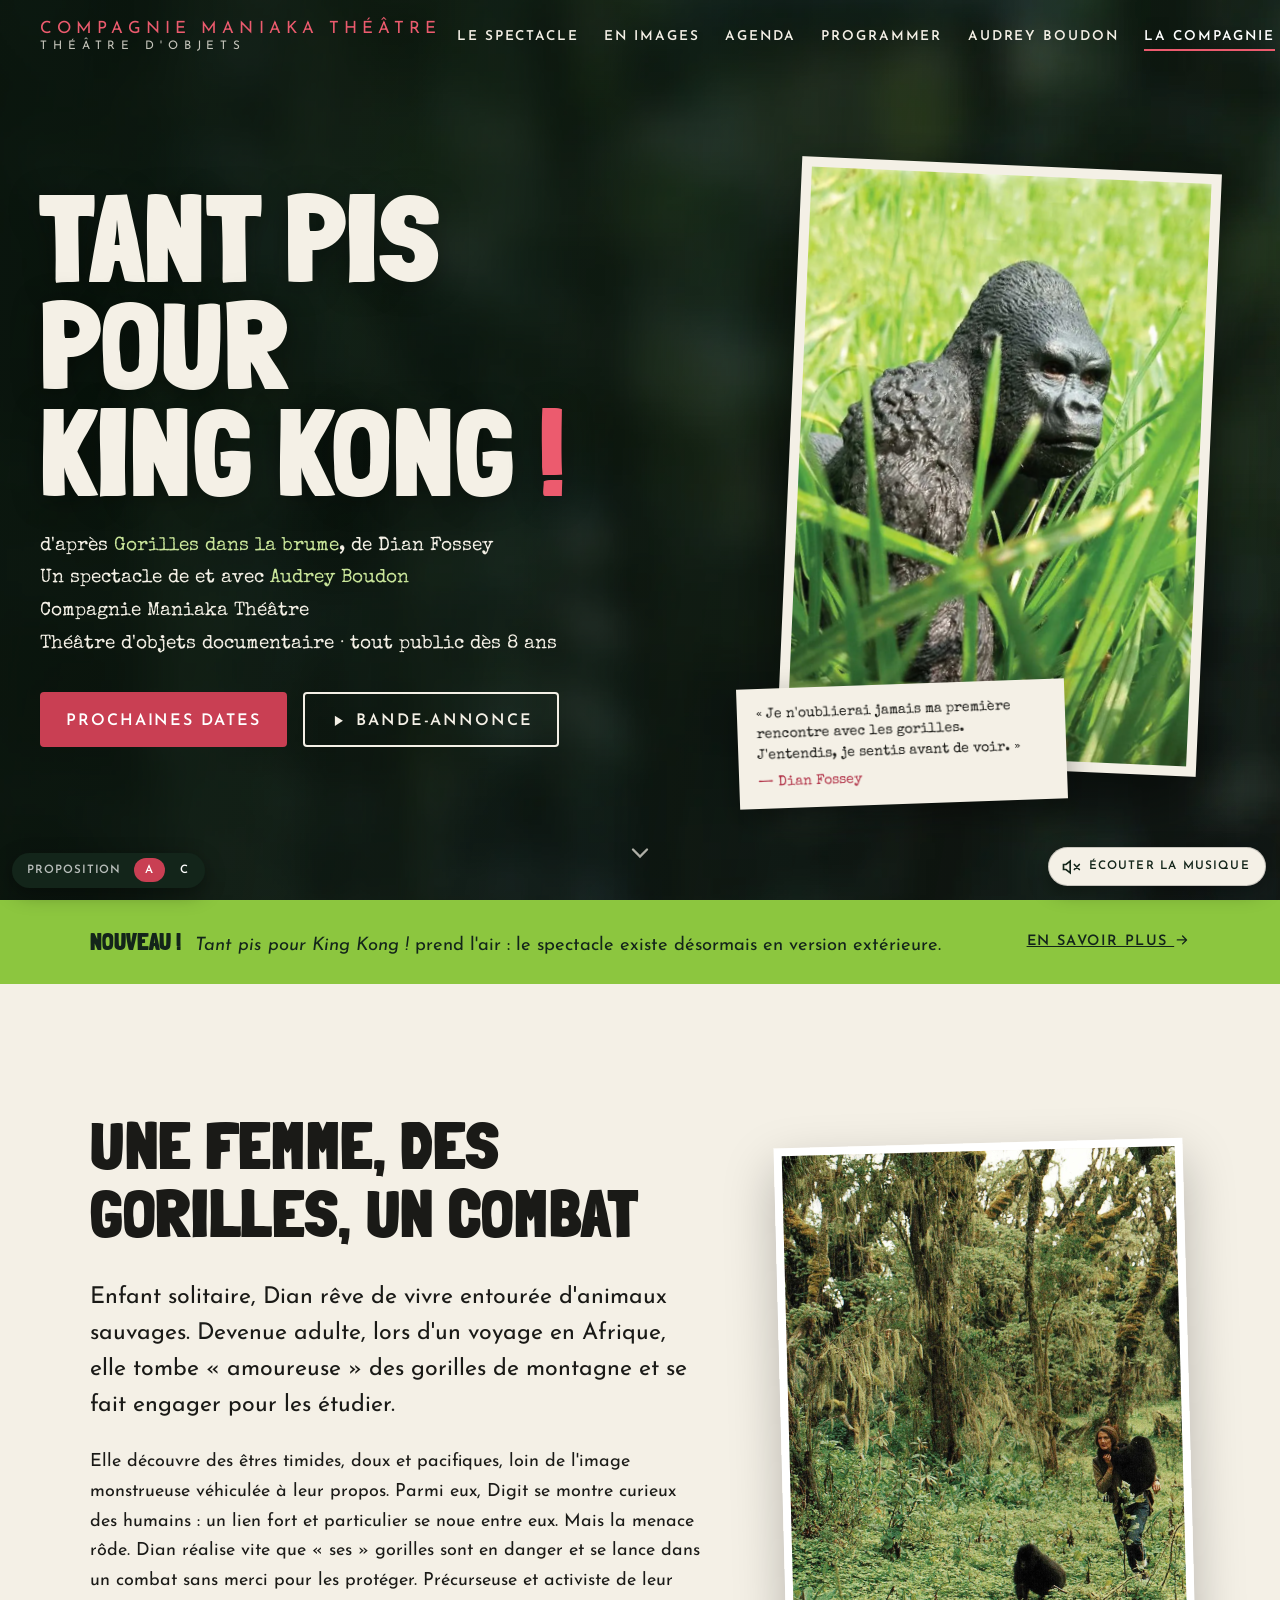
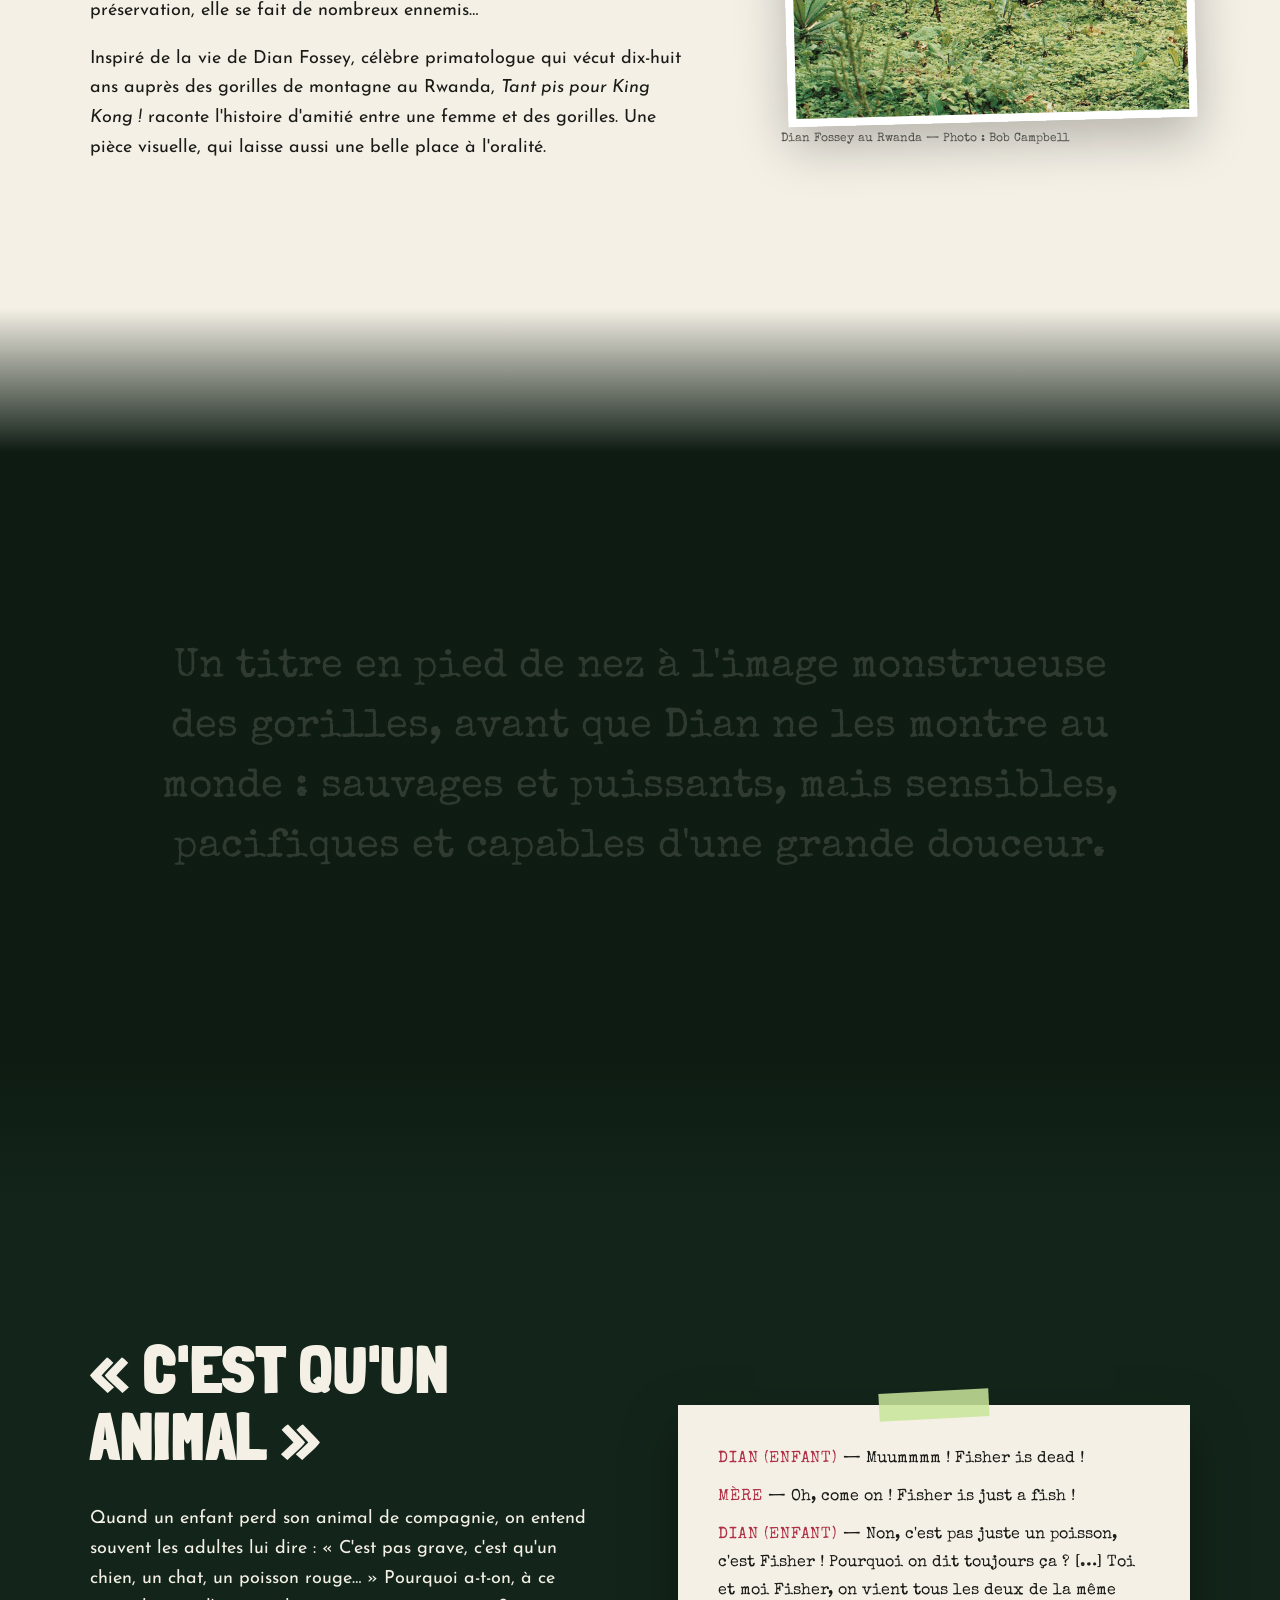
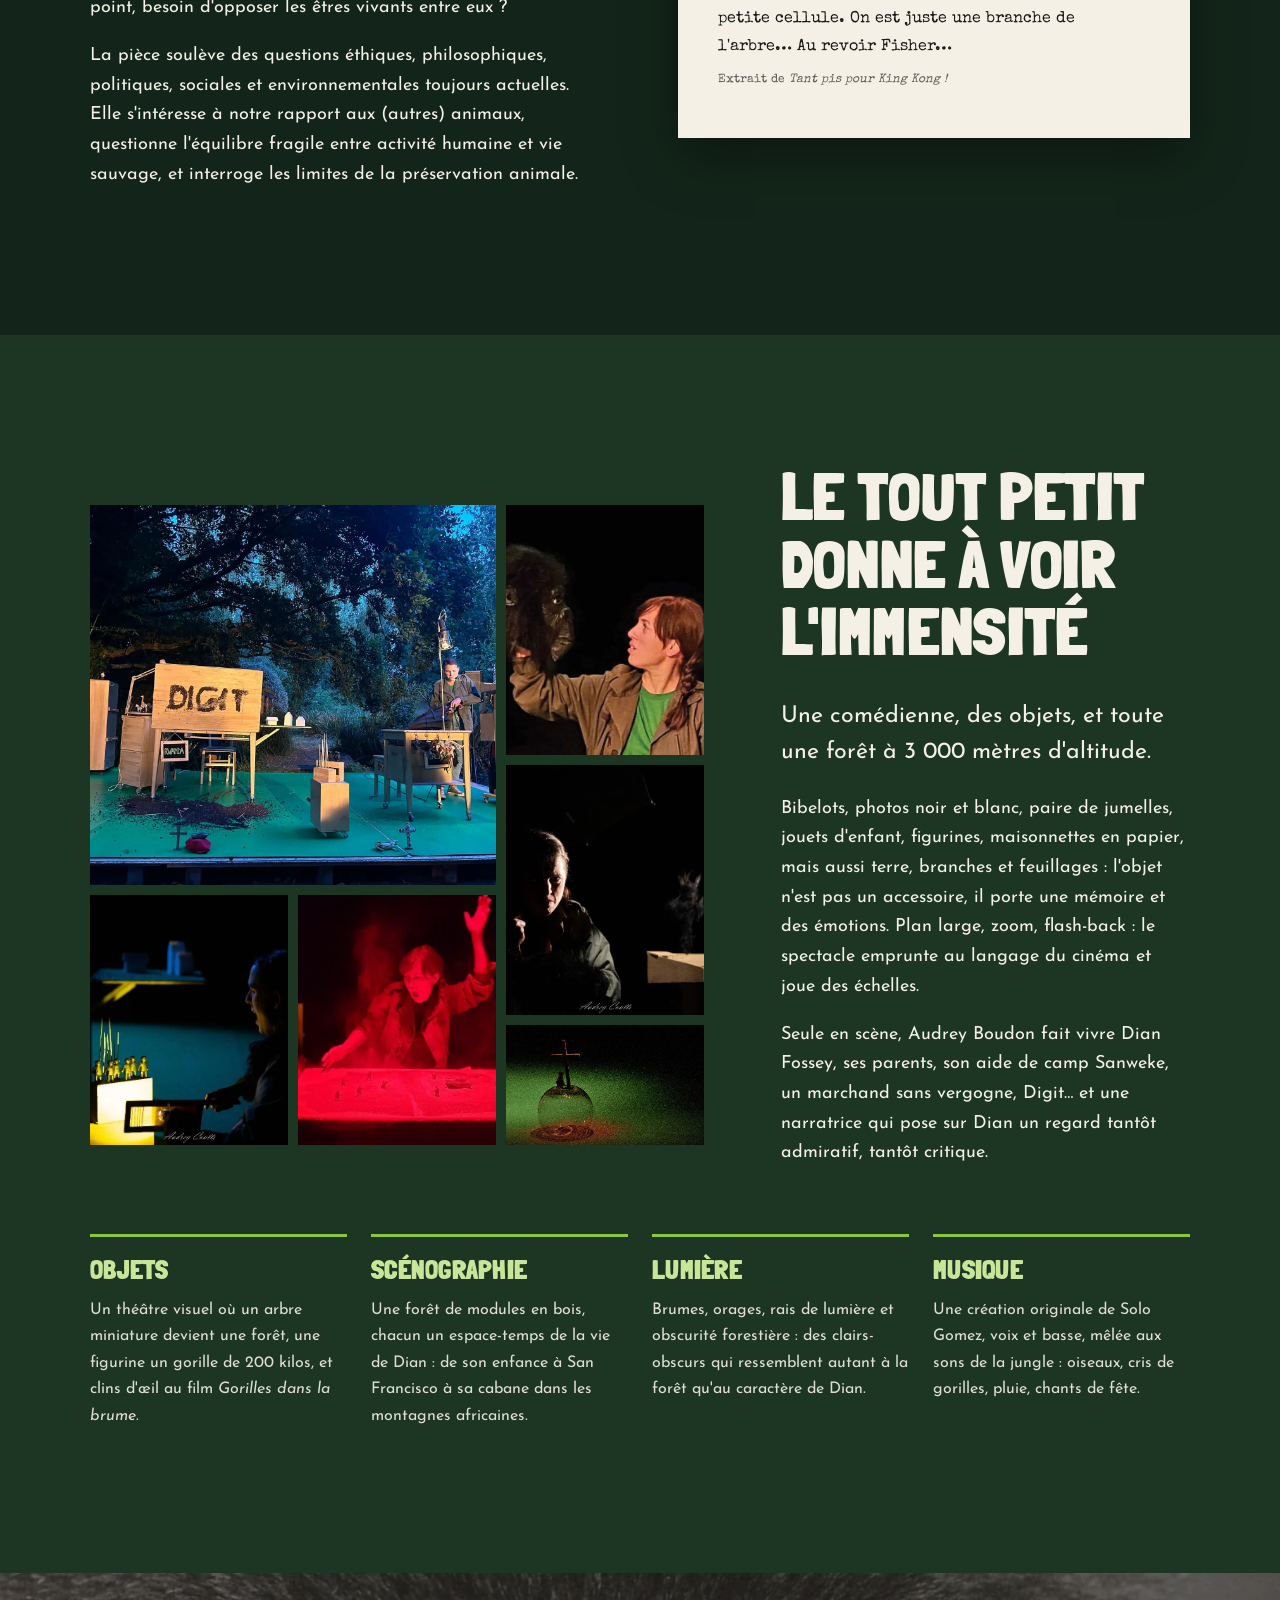
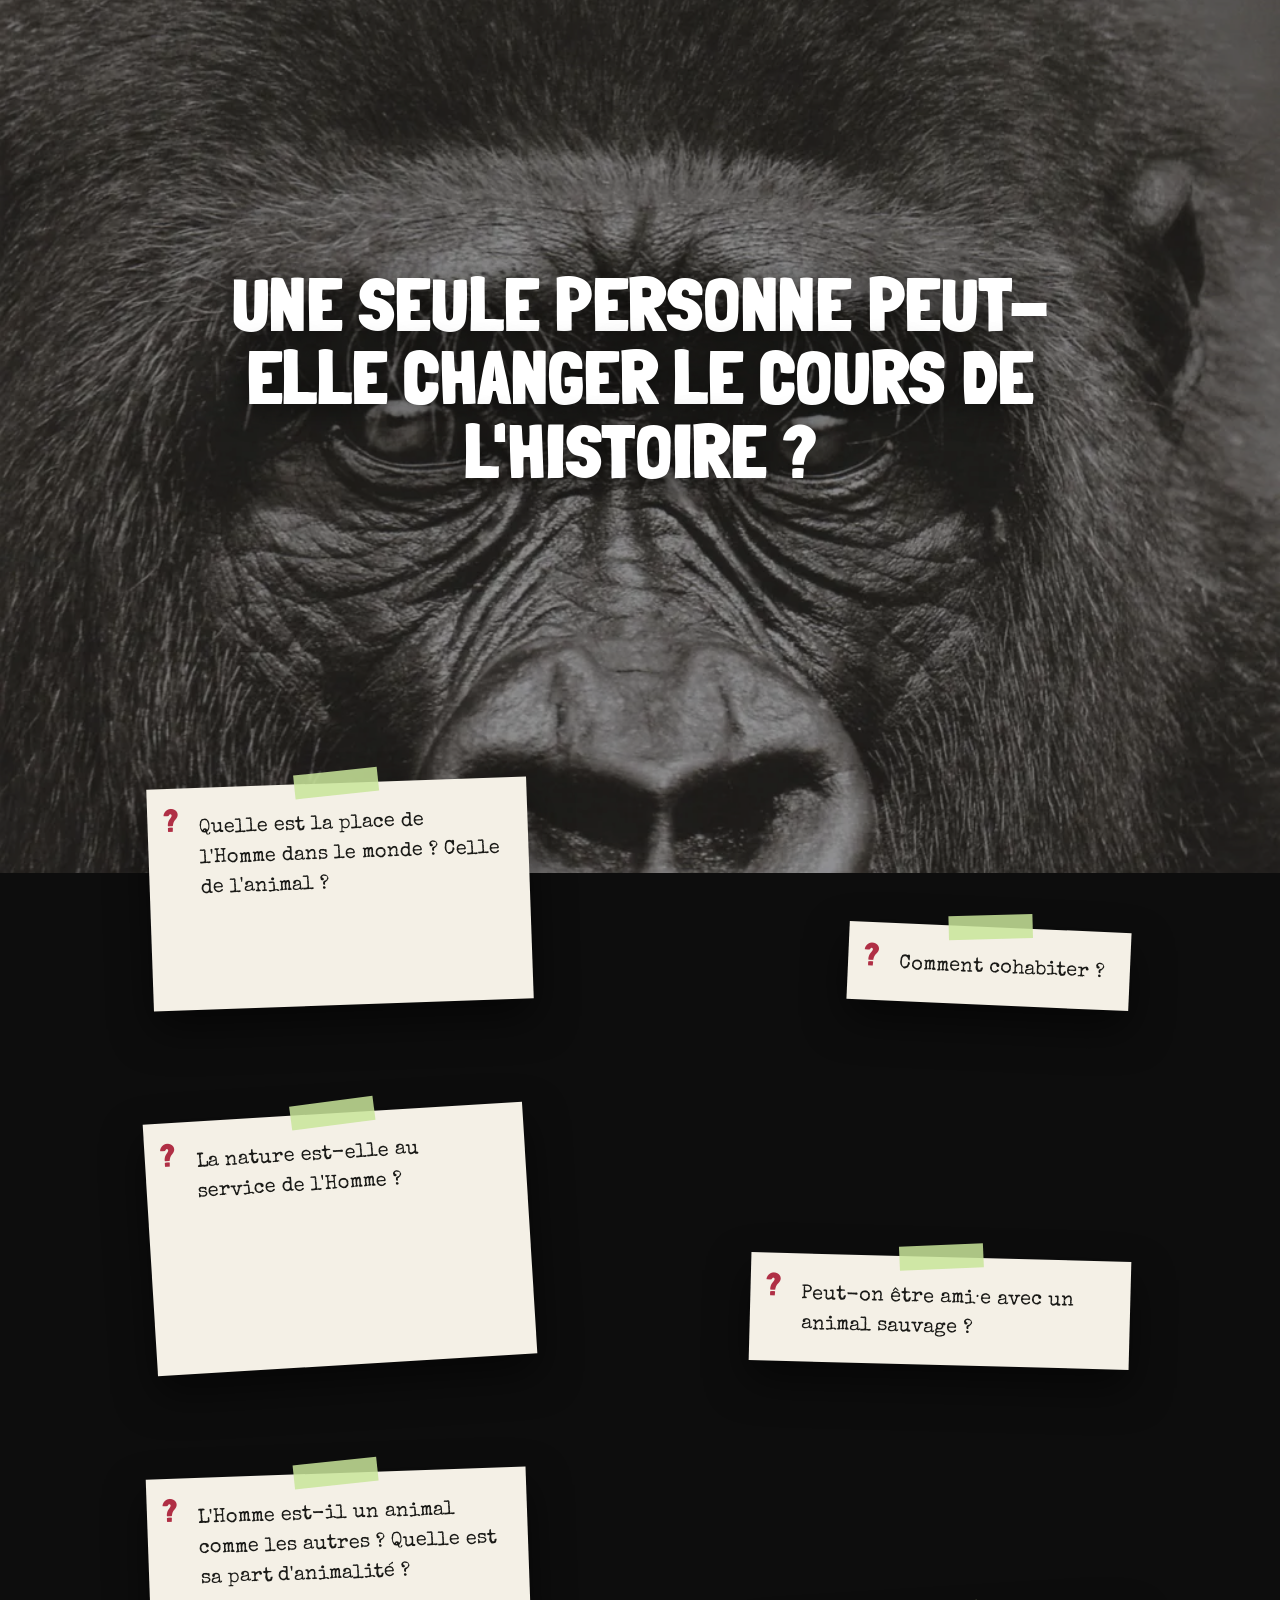
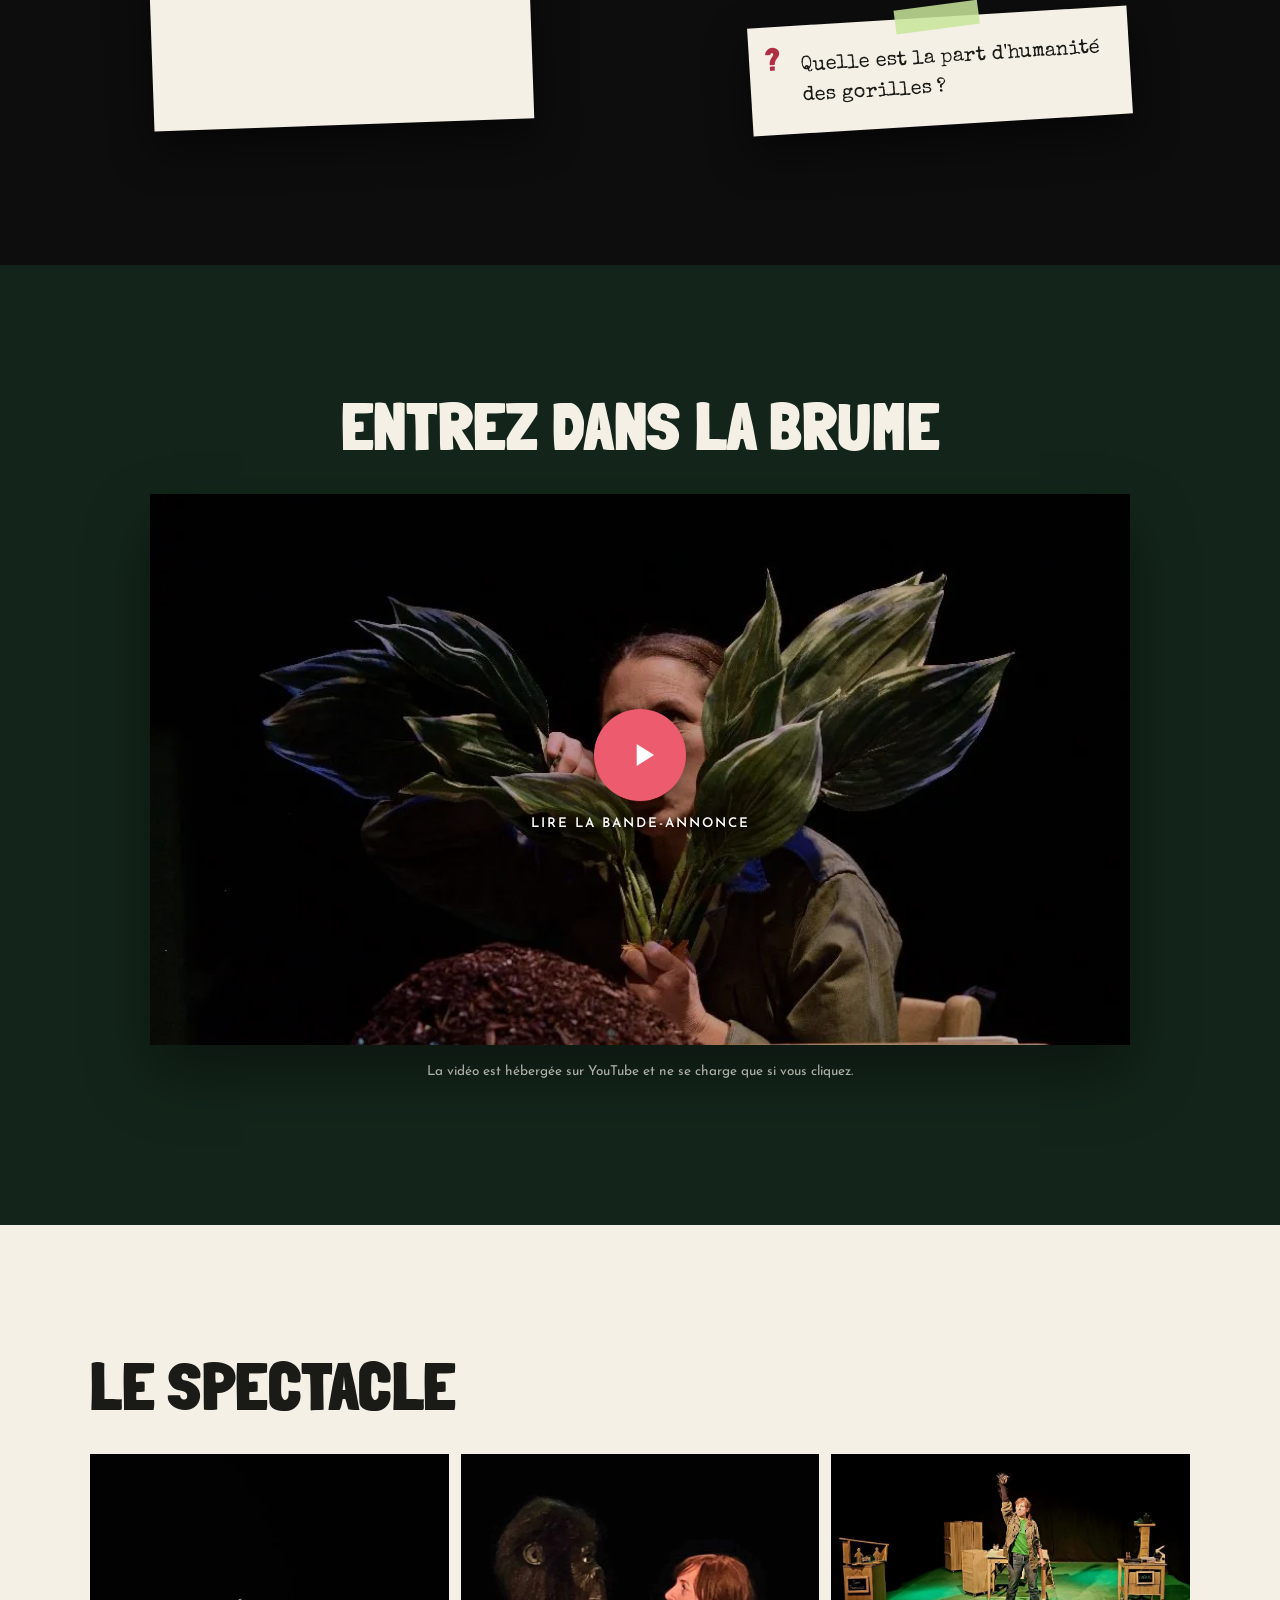
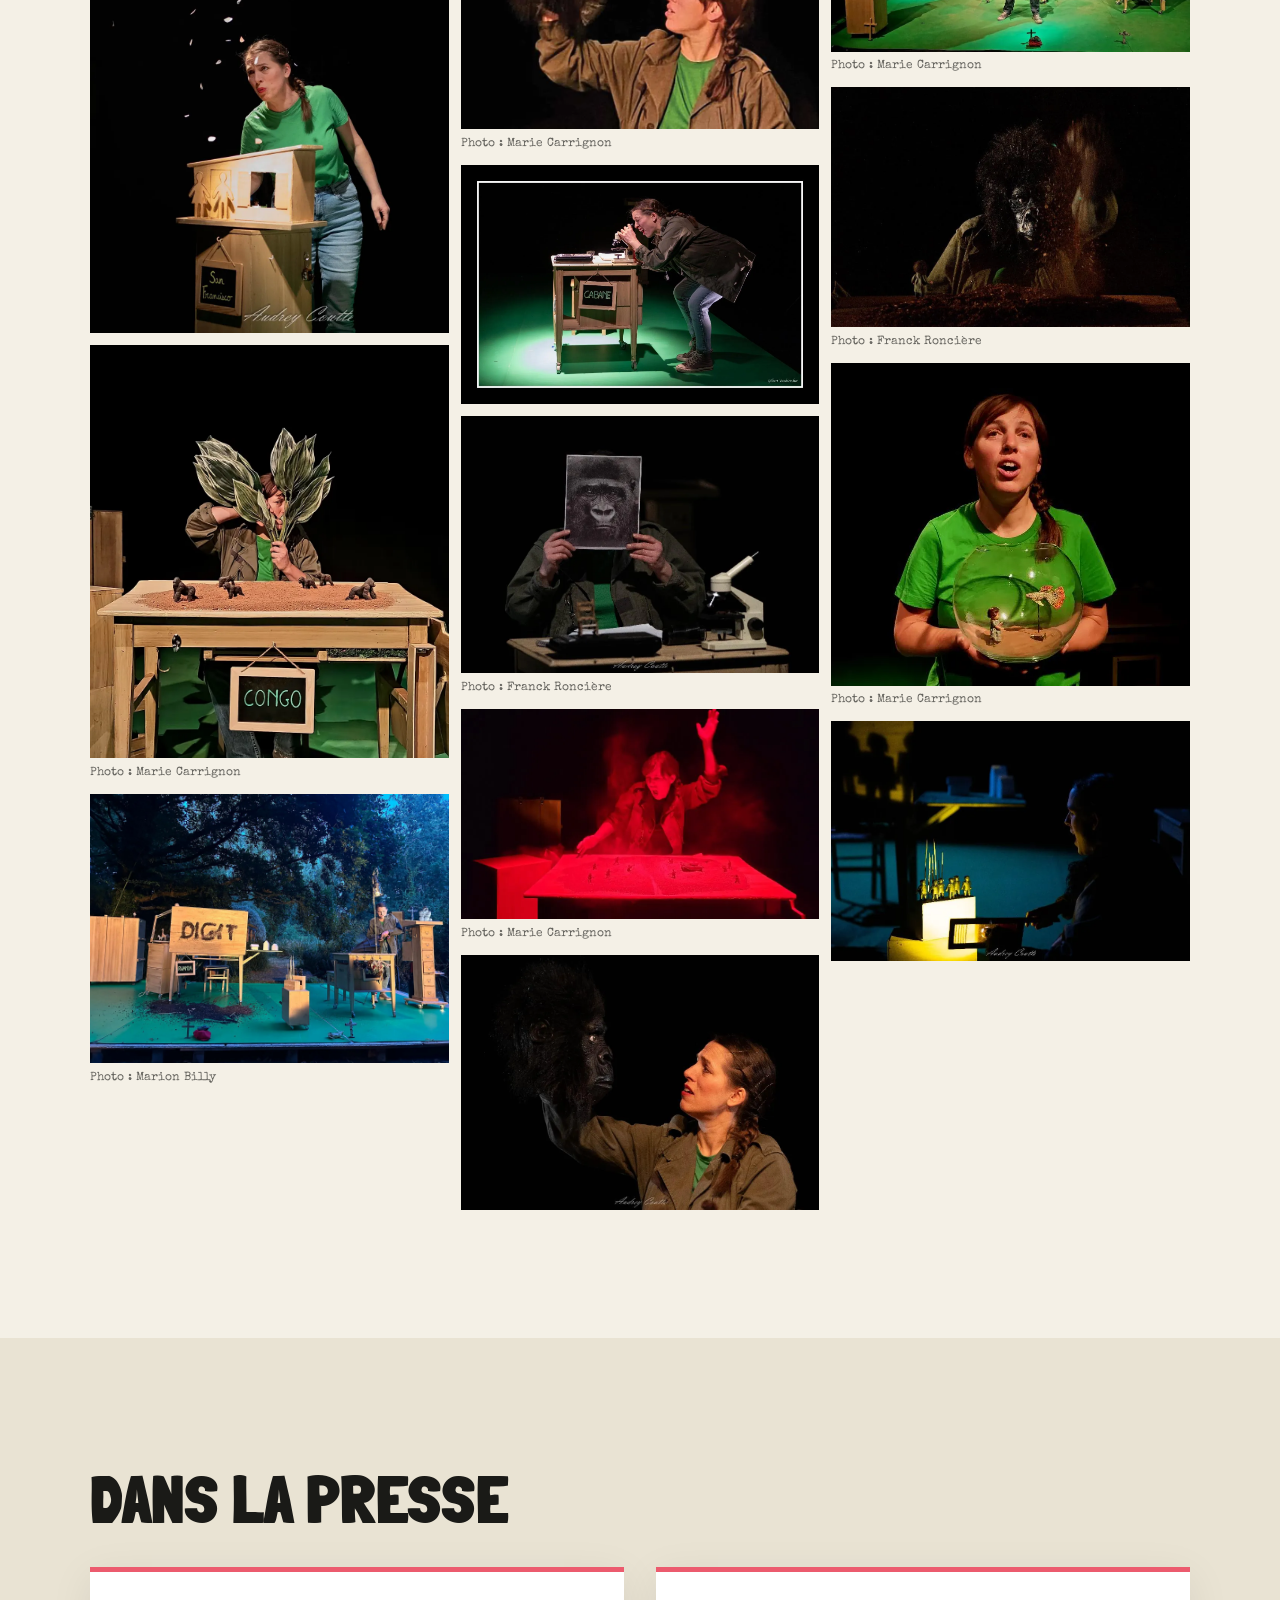
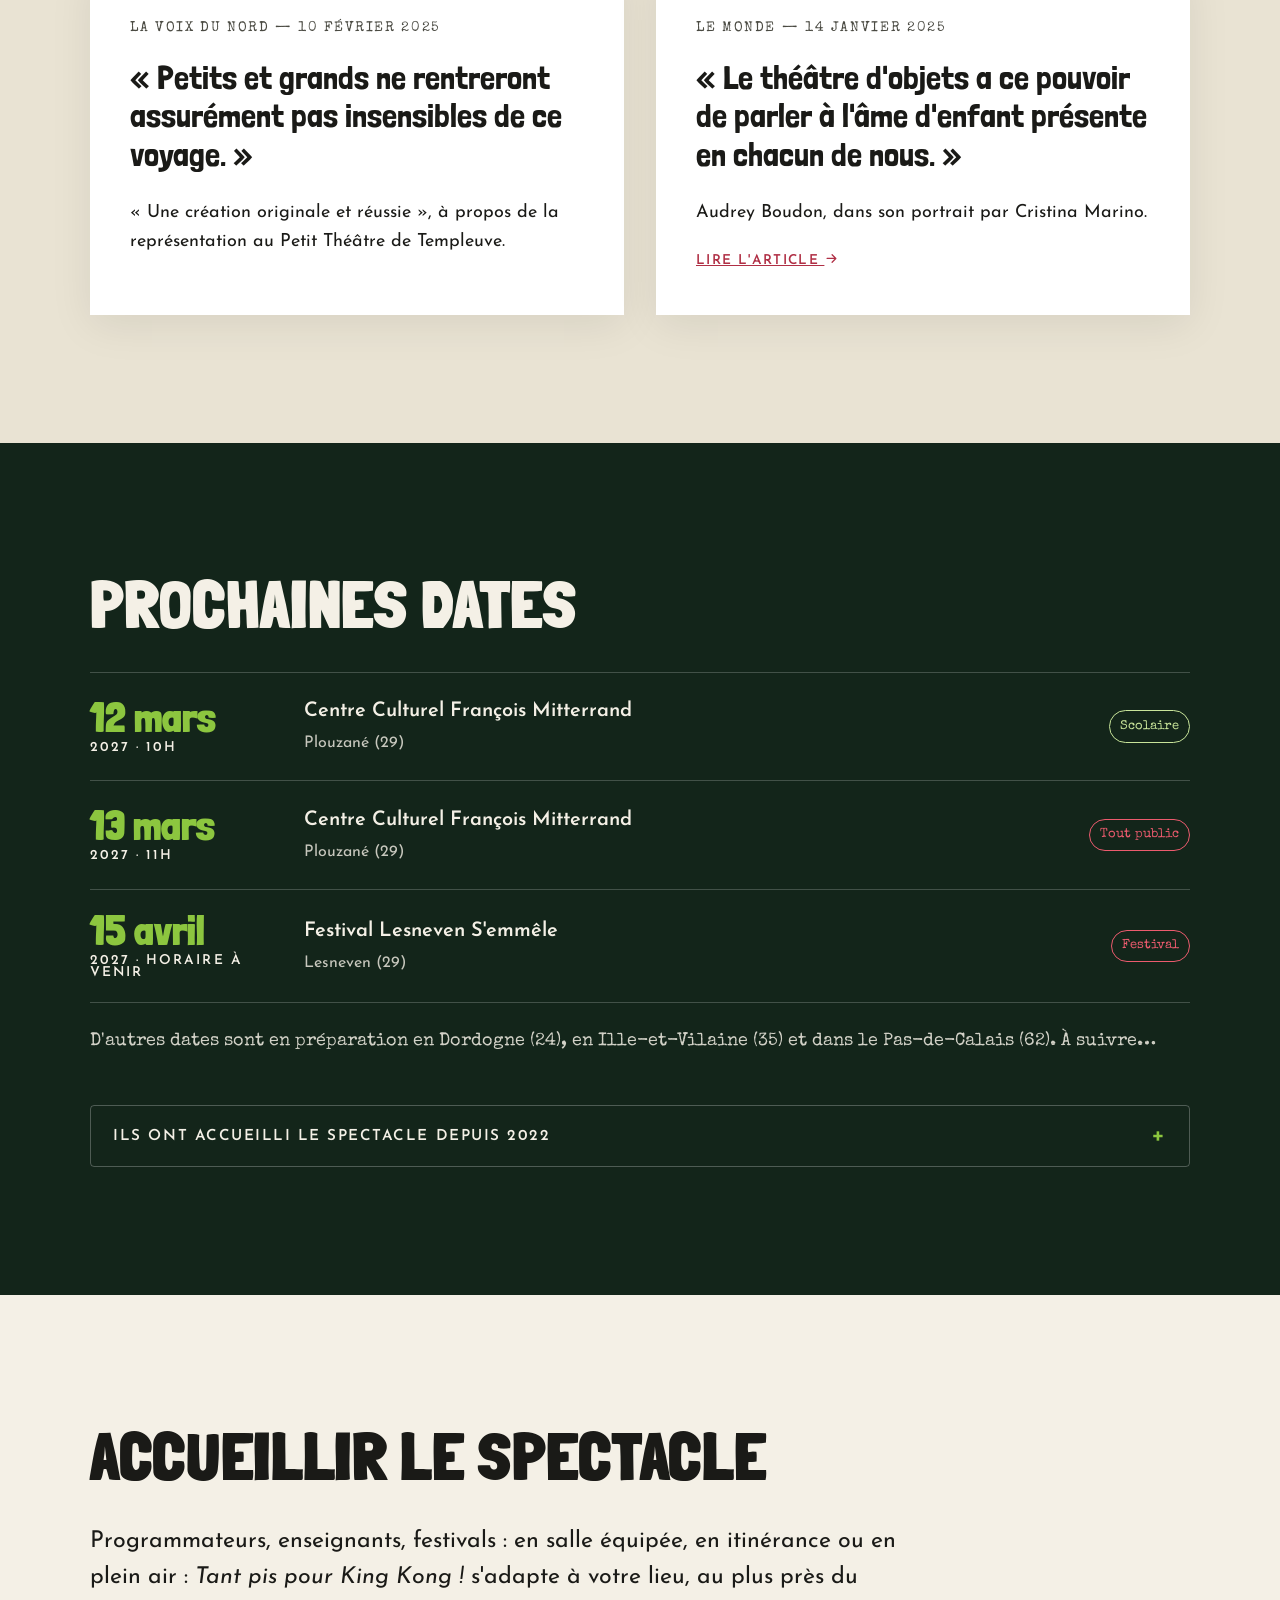
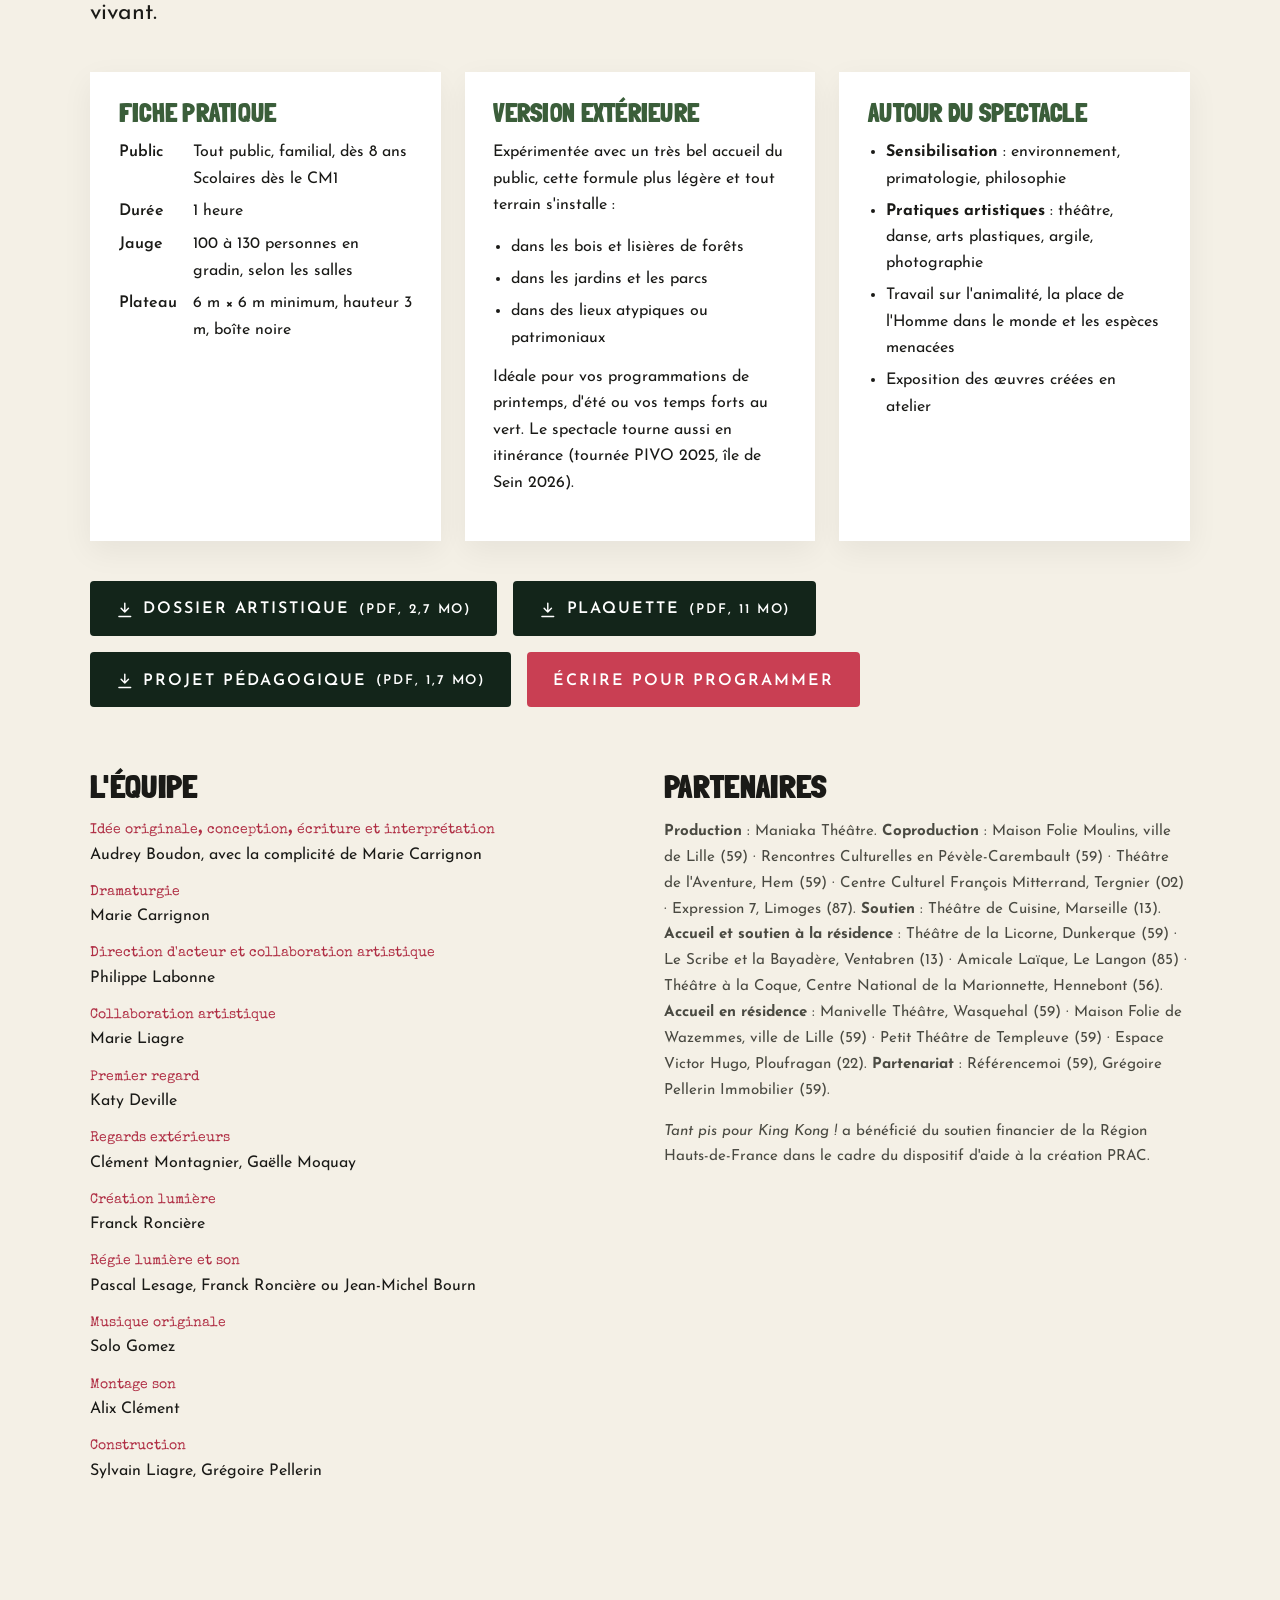
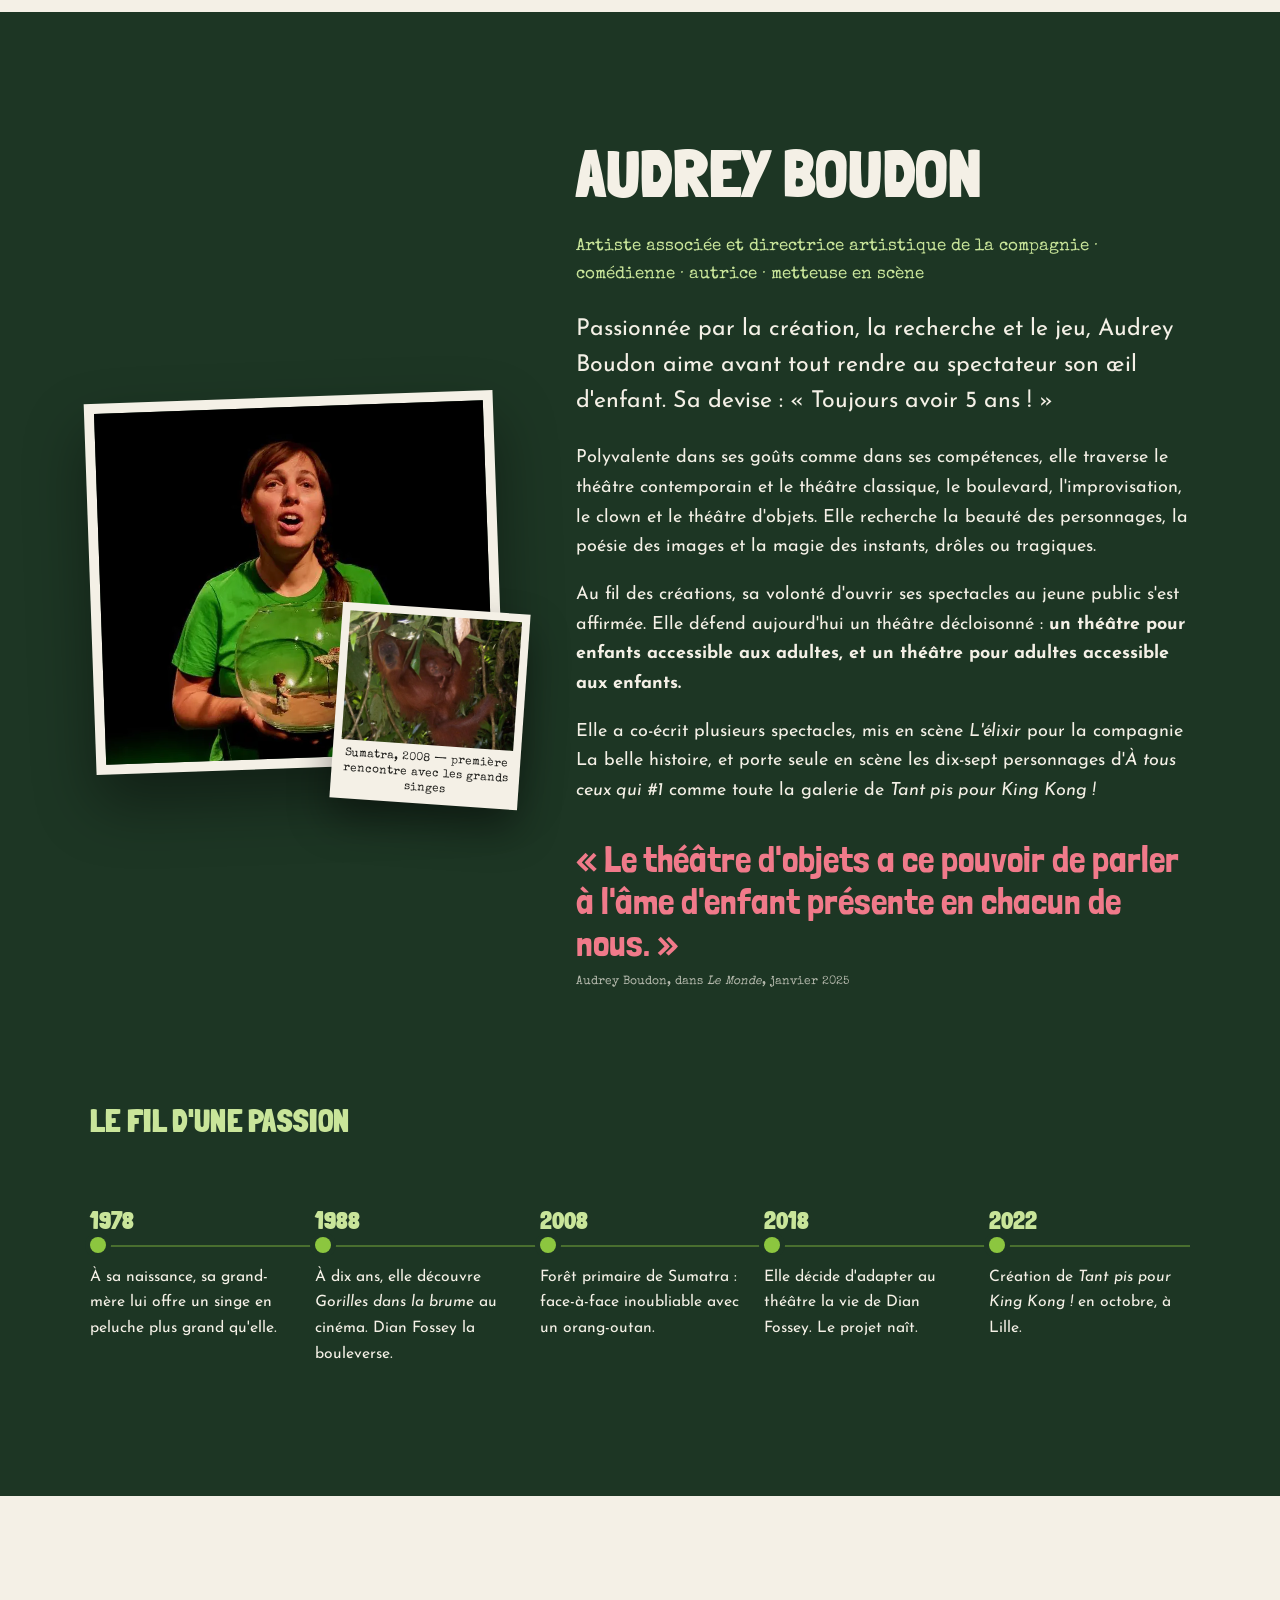
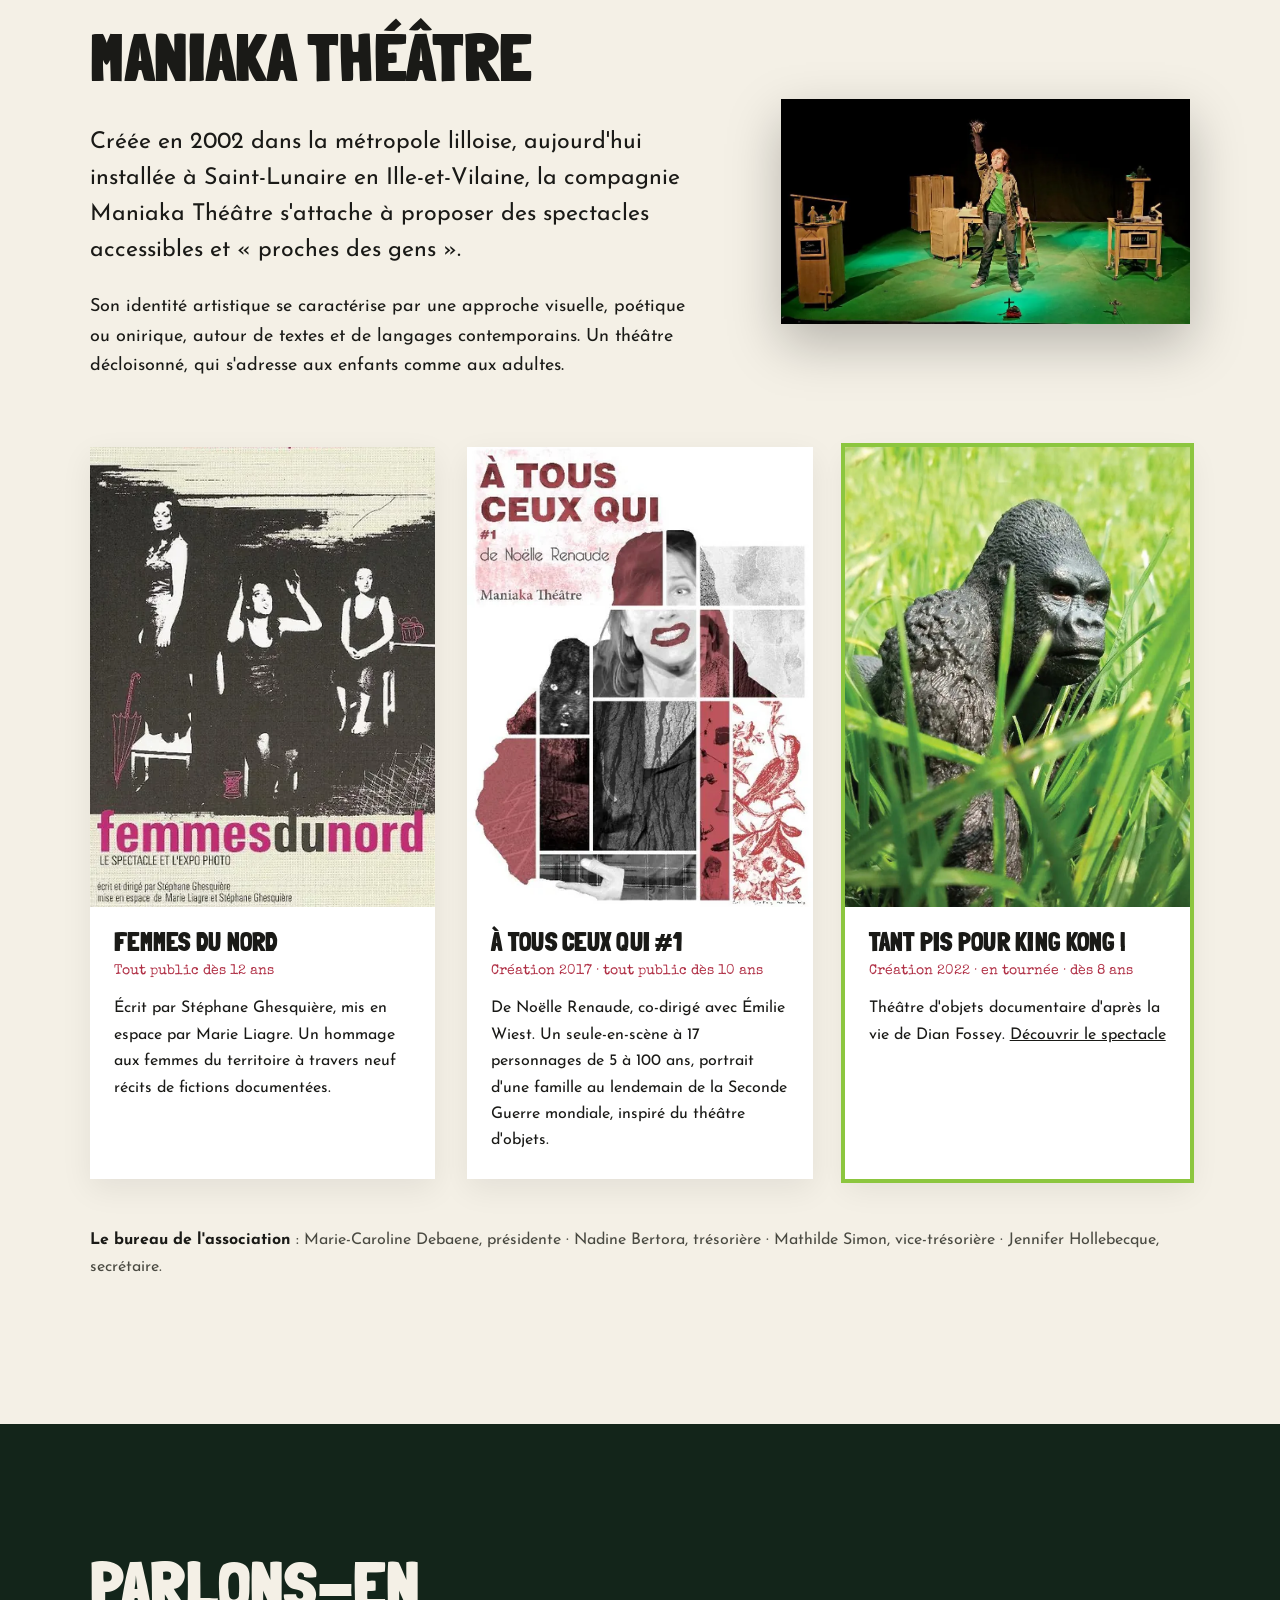
<file: index.html>
<!doctype html>
<html lang="fr">
<head>
  <meta charset="utf-8">
  <meta name="viewport" content="width=device-width, initial-scale=1">
  <title>Tant pis pour King Kong ! — Compagnie Maniaka Théâtre</title>
  <meta name="description" content="Tant pis pour King Kong !, théâtre d'objets documentaire d'après Gorilles dans la brume de Dian Fossey. Un spectacle de et avec Audrey Boudon, Compagnie Maniaka Théâtre. Tout public dès 8 ans.">
  <!-- VERSION TEST : à retirer lors de la mise en ligne sur maniaka-theatre.fr -->
  <meta name="robots" content="noindex, nofollow">
  <link rel="icon" href="images/favicon.png" type="image/png">
  <link rel="canonical" href="https://www.maniaka-theatre.fr/">

  <!-- Aperçu lors d'un partage sur Facebook, WhatsApp, etc. -->
  <meta property="og:type" content="website">
  <meta property="og:locale" content="fr_FR">
  <meta property="og:site_name" content="Compagnie Maniaka Théâtre">
  <meta property="og:title" content="Tant pis pour King Kong ! — Compagnie Maniaka Théâtre">
  <meta property="og:description" content="Théâtre d'objets documentaire d'après la vie de Dian Fossey. De et avec Audrey Boudon. Tout public dès 8 ans.">
  <meta property="og:image" content="https://www.maniaka-theatre.fr/images/partage.jpg">
  <meta name="twitter:card" content="summary_large_image">

  <link rel="preload" href="fonts/londrina-solid-black.woff2" as="font" type="font/woff2" crossorigin>
  <link rel="preload" href="fonts/josefin-sans.woff2" as="font" type="font/woff2" crossorigin>
  <link rel="stylesheet" href="css/style.css?v=2">

  <script type="application/ld+json">
  {
    "@context": "https://schema.org",
    "@type": "TheaterGroup",
    "name": "Compagnie Maniaka Théâtre",
    "url": "https://www.maniaka-theatre.fr/",
    "email": "contact@maniaka-theatre.fr",
    "telephone": "+33767971341",
    "foundingDate": "2002",
    "address": { "@type": "PostalAddress", "streetAddress": "625, boulevard du Décollé", "postalCode": "35800", "addressLocality": "Saint-Lunaire", "addressCountry": "FR" },
    "sameAs": ["https://www.facebook.com/maniaka.theatre.39"],
    "member": { "@type": "Person", "name": "Audrey Boudon", "jobTitle": "Directrice artistique, comédienne" }
  }
  </script>
</head>
<body>

<a class="visually-hidden" href="#spectacle">Aller au contenu</a>

<!-- ================= EN-TÊTE ================= -->
<header class="site-header" id="haut">
  <div class="wrap">
    <a class="logo" href="#haut">Compagnie Maniaka Théâtre<small>Théâtre d'objets</small></a>
    <button class="nav-toggle" aria-expanded="false" aria-controls="menu" aria-label="Ouvrir le menu">
      <svg viewBox="0 0 24 24" fill="none" stroke="currentColor" stroke-width="2" stroke-linecap="round"><path d="M3 6h18M3 12h18M3 18h18"/></svg>
    </button>
    <nav class="nav" id="menu" aria-label="Menu principal">
      <ul>
        <li><a href="#spectacle">Le spectacle</a></li>
        <li><a href="#images">En images</a></li>
        <li><a href="#agenda">Agenda</a></li>
        <li><a href="#programmer">Programmer</a></li>
        <li><a href="#audrey">Audrey Boudon</a></li>
        <li><a href="#compagnie">La compagnie</a></li>
        <li><a href="#contact">Contact</a></li>
      </ul>
    </nav>
  </div>
</header>

<main>

<!-- ================= ACCUEIL ================= -->
<section class="hero" aria-label="Accueil">
  <div class="hero-bg" aria-hidden="true"></div>
  <div class="wrap">
    <div>
      <h1>Tant pis pour King&nbsp;Kong<span class="bang">&nbsp;!</span></h1>
      <p class="hero-sub">
        d'après <strong>Gorilles dans la brume</strong>, de Dian Fossey<br>
        Un spectacle de et avec <strong>Audrey Boudon</strong><br>
        Compagnie Maniaka Théâtre<br>
        Théâtre d'objets documentaire · tout public dès 8 ans
      </p>
      <div class="hero-actions">
        <a class="btn" href="#agenda">Prochaines dates</a>
        <a class="btn btn--ghost" href="#bande-annonce">
          <svg viewBox="0 0 24 24" fill="currentColor"><path d="M8 5v14l11-7z"/></svg>
          Bande-annonce
        </a>
      </div>
    </div>
    <figure class="hero-poster">
      <img src="images/affiche-gorille-herbe.webp" width="961" height="1400" alt="Une figurine de gorille cachée dans les hautes herbes, visuel du spectacle">
      <figcaption>« Je n'oublierai jamais ma première rencontre avec les gorilles. J'entendis, je sentis avant de voir. »<cite>— Dian Fossey</cite></figcaption>
    </figure>
  </div>
  <a class="scroll-hint" href="#actu" aria-label="Descendre">
    <svg viewBox="0 0 24 24" fill="none" stroke="currentColor" stroke-width="2" stroke-linecap="round"><path d="M6 9l6 6 6-6"/></svg>
  </a>
</section>

<!-- ================= ACTUALITÉ ================= -->
<!-- Pour changer l'actualité, modifiez simplement le texte ci-dessous. -->
<div class="news" id="actu">
  <div class="wrap">
    <p><strong>Nouveau&nbsp;!</strong> <em>Tant pis pour King Kong&nbsp;!</em> prend l'air&nbsp;: le spectacle existe désormais en version extérieure.</p>
    <a href="#programmer">En savoir plus <svg class="ico" viewBox="0 0 24 24" fill="none" stroke="currentColor" stroke-width="2" stroke-linecap="round" stroke-linejoin="round" aria-hidden="true"><path d="M5 12h14m0 0l-6-6m6 6l-6 6"/></svg></a>
  </div>
</div>

<!-- ================= L'HISTOIRE ================= -->
<section class="section" id="spectacle">
  <div class="wrap split split--wide-left">
    <div class="reveal">
      <h2>Une femme, des gorilles, un combat</h2>
      <p class="lead">Enfant solitaire, Dian rêve de vivre entourée d'animaux sauvages. Devenue adulte, lors d'un voyage en Afrique, elle tombe «&nbsp;amoureuse&nbsp;» des gorilles de montagne et se fait engager pour les étudier.</p>
      <p>Elle découvre des êtres timides, doux et pacifiques, loin de l'image monstrueuse véhiculée à leur propos. Parmi eux, Digit se montre curieux des humains&nbsp;: un lien fort et particulier se noue entre eux. Mais la menace rôde. Dian réalise vite que «&nbsp;ses&nbsp;» gorilles sont en danger et se lance dans un combat sans merci pour les protéger. Précurseuse et activiste de leur préservation, elle se fait de nombreux ennemis…</p>
      <p>Inspiré de la vie de Dian Fossey, célèbre primatologue qui vécut dix-huit ans auprès des gorilles de montagne au Rwanda, <em>Tant pis pour King Kong&nbsp;!</em> raconte l'histoire d'amitié entre une femme et des gorilles. Une pièce visuelle, qui laisse aussi une belle place à l'oralité.</p>
    </div>
    <figure class="photo-frame photo-frame--tilt reveal">
      <img src="images/dian-fossey-portrait.webp" width="1258" height="1800" loading="lazy" alt="Dian Fossey dans la forêt des Virunga, entourée de jeunes gorilles">
      <figcaption class="credit">Dian Fossey au Rwanda — Photo&nbsp;: Bob Campbell</figcaption>
    </figure>
  </div>
</section>

<!-- ================= LE TITRE ================= -->
<section class="quote-band" aria-label="Pourquoi ce titre">
  <div class="wrap">
    <blockquote class="words">
      <p>Un titre en pied de nez à l'image monstrueuse des gorilles, avant que Dian ne les montre au monde&nbsp;: sauvages et puissants, mais sensibles, pacifiques et capables d'une grande douceur.</p>
    </blockquote>
  </div>
</section>

<!-- ================= ORIGINE DU PROJET ================= -->
<section class="section section--dark">
  <div class="wrap split">
    <div class="reveal">
      <h2>«&nbsp;C'est qu'un animal&nbsp;»</h2>
      <p>Quand un enfant perd son animal de compagnie, on entend souvent les adultes lui dire&nbsp;: «&nbsp;C'est pas grave, c'est qu'un chien, un chat, un poisson rouge…&nbsp;» Pourquoi a-t-on, à ce point, besoin d'opposer les êtres vivants entre eux&nbsp;?</p>
      <p>La pièce soulève des questions éthiques, philosophiques, politiques, sociales et environnementales toujours actuelles. Elle s'intéresse à notre rapport aux (autres) animaux, questionne l'équilibre fragile entre activité humaine et vie sauvage, et interroge les limites de la préservation animale.</p>
    </div>
    <div class="extract reveal" aria-label="Extrait du texte">
      <p><b>Dian (enfant)</b> — Muummmm&nbsp;! Fisher is dead&nbsp;!</p>
      <p><b>Mère</b> — Oh, come on&nbsp;! Fisher is just a fish&nbsp;!</p>
      <p><b>Dian (enfant)</b> — Non, c'est pas juste un poisson, c'est Fisher&nbsp;! Pourquoi on dit toujours ça&nbsp;? […] Toi et moi Fisher, on vient tous les deux de la même petite cellule. On est juste une branche de l'arbre… Au revoir Fisher…</p>
      <p class="credit">Extrait de <em>Tant pis pour King Kong&nbsp;!</em></p>
    </div>
  </div>
</section>

<!-- ================= THÉÂTRE D'OBJETS ================= -->
<section class="section section--moss" id="objets">
  <div class="wrap">
    <div class="split split--wide-left">
      <div class="mosaic reveal">
        <img class="m1" src="images/scene-digit-exterieur.webp" loading="lazy" alt="Le décor du spectacle installé en plein air, avec le panneau DIGIT">
        <img class="m2" src="images/masque-gorille.webp" loading="lazy" alt="Audrey Boudon face à un masque de gorille">
        <img class="m3" src="images/scene-figurines.webp" loading="lazy" alt="Figurines de gorilles sur une table, dans la pénombre">
        <img class="m4" src="images/scene-maquette-nuit.webp" loading="lazy" alt="Maquette éclairée d'une lumière bleue">
        <img class="m5" src="images/scene-rouge.webp" loading="lazy" alt="Scène baignée de lumière rouge">
        <img class="m6" src="images/globe-croix.webp" loading="lazy" alt="Un globe de verre surmonté d'une croix, sur fond vert">
      </div>
      <div class="reveal">
        <h2>Le tout petit donne à voir l'immensité</h2>
        <p class="lead">Une comédienne, des objets, et toute une forêt à 3&nbsp;000&nbsp;mètres d'altitude.</p>
        <p>Bibelots, photos noir et blanc, paire de jumelles, jouets d'enfant, figurines, maisonnettes en papier, mais aussi terre, branches et feuillages&nbsp;: l'objet n'est pas un accessoire, il porte une mémoire et des émotions. Plan large, zoom, flash-back&nbsp;: le spectacle emprunte au langage du cinéma et joue des échelles.</p>
        <p>Seule en scène, Audrey Boudon fait vivre Dian Fossey, ses parents, son aide de camp Sanweke, un marchand sans vergogne, Digit… et une narratrice qui pose sur Dian un regard tantôt admiratif, tantôt critique.</p>
      </div>
    </div>

    <div class="pillars">
      <div class="pillar reveal">
        <h3>Objets</h3>
        <p>Un théâtre visuel où un arbre miniature devient une forêt, une figurine un gorille de 200&nbsp;kilos, et clins d'œil au film <em>Gorilles dans la brume</em>.</p>
      </div>
      <div class="pillar reveal">
        <h3>Scénographie</h3>
        <p>Une forêt de modules en bois, chacun un espace-temps de la vie de Dian&nbsp;: de son enfance à San Francisco à sa cabane dans les montagnes africaines.</p>
      </div>
      <div class="pillar reveal">
        <h3>Lumière</h3>
        <p>Brumes, orages, rais de lumière et obscurité forestière&nbsp;: des clairs-obscurs qui ressemblent autant à la forêt qu'au caractère de Dian.</p>
      </div>
      <div class="pillar reveal">
        <h3>Musique</h3>
        <p>Une création originale de Solo Gomez, voix et basse, mêlée aux sons de la jungle&nbsp;: oiseaux, cris de gorilles, pluie, chants de fête.</p>
      </div>
    </div>
  </div>
</section>

<!-- ================= QUESTIONS ================= -->
<section class="questions" aria-label="Les questions du spectacle">
  <div class="questions-bg" role="img" aria-label="Portrait en noir et blanc d'un gorille"></div>
  <div class="wrap">
    <h2 class="reveal">Une seule personne peut-elle changer le cours de l'histoire&nbsp;?</h2>
    <ul class="slips">
      <li class="reveal">Quelle est la place de l'Homme dans le monde&nbsp;? Celle de l'animal&nbsp;?</li>
      <li class="reveal">Comment cohabiter&nbsp;?</li>
      <li class="reveal">La nature est-elle au service de l'Homme&nbsp;?</li>
      <li class="reveal">Peut-on être ami·e avec un animal sauvage&nbsp;?</li>
      <li class="reveal">L'Homme est-il un animal comme les autres&nbsp;? Quelle est sa part d'animalité&nbsp;?</li>
      <li class="reveal">Quelle est la part d'humanité des gorilles&nbsp;?</li>
    </ul>
  </div>
</section>

<!-- ================= BANDE-ANNONCE ================= -->
<section class="section section--dark" id="bande-annonce">
  <div class="wrap">
    <h2 style="text-align:center">Entrez dans la brume</h2>
    <!-- La vidéo YouTube ne se charge qu'au clic : aucun cookie avant. -->
    <div class="video reveal" data-youtube="EKWruIdJ2wE">
      <button type="button" aria-label="Lire la bande-annonce">
        <span class="play"><svg viewBox="0 0 24 24" fill="#fff"><path d="M8 5v14l11-7z"/></svg></span>
        Lire la bande-annonce
      </button>
      <img src="images/scene-feuillage-terre.webp" width="953" height="636" loading="lazy" alt="">
    </div>
    <p class="video-note">La vidéo est hébergée sur YouTube et ne se charge que si vous cliquez.</p>
  </div>
</section>

<!-- ================= GALERIE ================= -->
<section class="section" id="images">
  <div class="wrap">
    <h2>Le spectacle</h2>
    <!-- Pour ajouter une photo : copiez une ligne <figure>…</figure> et changez le nom de l'image et le crédit. -->
    <div class="gallery">
      <figure><button type="button"><img src="images/scene-bureau.webp" width="972" height="1300" loading="lazy" alt="Audrey Boudon au bureau de Dian, entourée de lucioles"></button></figure>
      <figure><button type="button"><img src="images/feuillage-congo.webp" width="910" height="1048" loading="lazy" alt="Audrey Boudon cachée derrière un bouquet de feuilles, devant le panneau Congo"></button><figcaption>Photo : Marie Carrignon</figcaption></figure>
      <figure><button type="button"><img src="images/scene-digit-exterieur.webp" width="1600" height="1200" loading="lazy" alt="Le décor en version extérieure, au milieu des arbres"></button><figcaption>Photo : Marion Billy</figcaption></figure>
      <figure><button type="button"><img src="images/masque-gorille.webp" width="800" height="615" loading="lazy" alt="Audrey Boudon tenant un masque de gorille"></button><figcaption>Photo : Marie Carrignon</figcaption></figure>
      <figure><button type="button"><img src="images/scene-jumelles.webp" width="1385" height="922" loading="lazy" alt="Dian observe à la jumelle"></button></figure>
      <figure><button type="button"><img src="images/scene-photo-gorille.webp" width="955" height="684" loading="lazy" alt="Audrey Boudon tient une photo de gorille devant son visage"></button><figcaption>Photo : Franck Roncière</figcaption></figure>
      <figure><button type="button"><img src="images/scene-rouge.webp" width="953" height="560" loading="lazy" alt="Scène de colère dans une lumière rouge"></button><figcaption>Photo : Marie Carrignon</figcaption></figure>
      <figure><button type="button"><img src="images/scene-gorille-ombre.webp" width="952" height="677" loading="lazy" alt="Face à face avec un gorille dans l'ombre"></button></figure>
      <figure><button type="button"><img src="images/scene-plateau-vert.webp" width="953" height="526" loading="lazy" alt="Vue d'ensemble du plateau et de ses modules en bois"></button><figcaption>Photo : Marie Carrignon</figcaption></figure>
      <figure><button type="button"><img src="images/scene-digit-masque.webp" width="953" height="636" loading="lazy" alt="Digit, le gorille préféré de Dian"></button><figcaption>Photo : Franck Roncière</figcaption></figure>
      <figure><button type="button"><img src="images/audrey-scene.webp" width="693" height="624" loading="lazy" alt="Audrey Boudon tenant un globe de verre"></button><figcaption>Photo : Marie Carrignon</figcaption></figure>
      <figure><button type="button"><img src="images/scene-maquette-nuit.webp" width="953" height="636" loading="lazy" alt="Le village en maquette, la nuit"></button></figure>
    </div>
  </div>
</section>

<!-- ================= PRESSE ================= -->
<section class="section section--paper2" id="presse">
  <div class="wrap">
    <h2>Dans la presse</h2>
    <div class="press">
      <article class="press-card reveal">
        <span class="paper">La Voix du Nord — 10 février 2025</span>
        <blockquote>«&nbsp;Petits et grands ne rentreront assurément pas insensibles de ce voyage.&nbsp;»</blockquote>
        <p>«&nbsp;Une création originale et réussie&nbsp;», à propos de la représentation au Petit Théâtre de Templeuve.</p>
      </article>
      <article class="press-card reveal">
        <span class="paper">Le Monde — 14 janvier 2025</span>
        <blockquote>«&nbsp;Le théâtre d'objets a ce pouvoir de parler à l'âme d'enfant présente en chacun de nous.&nbsp;»</blockquote>
        <p>Audrey Boudon, dans son portrait par Cristina Marino.</p>
        <a href="https://www.lemonde.fr/culture/article/2025/01/14/audrey-boudon-comedienne-le-theatre-d-objets-a-ce-pouvoir-de-parler-a-l-ame-d-enfant-presente-en-chacun-de-nous_6497850_3246.html" target="_blank" rel="noopener">Lire l'article <svg class="ico" viewBox="0 0 24 24" fill="none" stroke="currentColor" stroke-width="2" stroke-linecap="round" stroke-linejoin="round" aria-hidden="true"><path d="M5 12h14m0 0l-6-6m6 6l-6 6"/></svg></a>
      </article>
    </div>
  </div>
</section>

<!-- ================= AGENDA ================= -->
<section class="section section--dark" id="agenda">
  <div class="wrap">
    <h2>Prochaines dates</h2>

    <!--
      COMMENT AJOUTER UNE DATE
      Copiez un bloc <li class="date" …> … </li> et modifiez :
        - data-date="AAAA-MM-JJ"  → la date (sert à masquer automatiquement les dates passées)
        - le jour, le mois, le lieu, la ville
        - la pastille : date-tag--sco (scolaire) ou date-tag--tp (tout public)
      Les dates passées disparaissent toutes seules de la liste.
    -->
    <ul class="dates">
      <li class="date" data-date="2026-11-03">
        <div class="date-day">3 nov.<small>2026 · 10h &amp; 14h15</small></div>
        <div class="date-place"><strong>MCL de Gauchy</strong><span>Gauchy (02)</span></div>
        <span class="date-tag date-tag--sco">Scolaires</span>
      </li>
      <li class="date" data-date="2027-03-12">
        <div class="date-day">12 mars<small>2027 · 10h</small></div>
        <div class="date-place"><strong>Centre Culturel François Mitterrand</strong><span>Plouzané (29)</span></div>
        <span class="date-tag date-tag--sco">Scolaire</span>
      </li>
      <li class="date" data-date="2027-03-13">
        <div class="date-day">13 mars<small>2027 · 11h</small></div>
        <div class="date-place"><strong>Centre Culturel François Mitterrand</strong><span>Plouzané (29)</span></div>
        <span class="date-tag date-tag--tp">Tout public</span>
      </li>
      <li class="date" data-date="2027-04-15">
        <div class="date-day">15 avril<small>2027 · horaire à venir</small></div>
        <div class="date-place"><strong>Festival Lesneven S'emmêle</strong><span>Lesneven (29)</span></div>
        <span class="date-tag date-tag--tp">Festival</span>
      </li>
    </ul>
    <p class="dates-empty" hidden>De nouvelles dates arrivent bientôt. Contactez-nous pour accueillir le spectacle&nbsp;!</p>
    <p class="dates-more">D'autres dates sont en préparation en Dordogne (24), en Ille-et-Vilaine (35) et dans le Pas-de-Calais (62). À suivre…</p>

    <details class="archive">
      <summary>Ils ont accueilli le spectacle depuis 2022</summary>
      <div class="archive-body">
        <h3 class="season">Saison 2025-2026</h3>
        <p>La Chaufferie Huet, La Madeleine (59) · Château de Mollack, Marquise (62) · Tournée avec le PIVO, Pôle itinérant en Val-d'Oise&nbsp;: Vauréal, Deuil-la-Barre, Ezanville, Hodent (95) · Centre Arc en Ciel, Liévin (62) · Festival Houle Sentimentale, Pléneuf-Val-André (22) · Festival Les Gamineries, Théâtre des Halles, Pontivy (56) · Théâtre des 2 Rives, Charenton-le-Pont (94) · Espace Michel Simon, Noisy-le-Grand (93) · Espace Tisserands, Lomme (59) · Festival du P'tit Monde, Espace Flandre, Hazebrouck (59) · Le Fil et la Guinde, Halluin (59) · L'Écusson, Josselin (56) · La Pépinière des Unis Vers, Pleurtuit (35)</p>
        <h3 class="season">Saison 2024-2025</h3>
        <p>Centre culturel Grain de sel, Séné (56) · Le Vieux Couvent, Muzillac (56) · Théâtre Expression 7, Limoges (87) · Festival Les mains en l'air, Guilers (29) · Théâtre à la Coque, Centre National de la Marionnette, Hennebont (56) · Espace Victor Hugo, Ploufragan (22) · Petit Théâtre, Templeuve-en-Pévèle (59) · Espace François Mitterrand, Bully-les-Mines (62) · Centre Arc en Ciel, Liévin (62)</p>
        <h3 class="season">Saison 2023-2024</h3>
        <p>Centre culturel Robert Delefosse, Wattignies (59) · Théâtre de la Rianderie, Marcq-en-Barœul (59) · La Manivelle Théâtre, Croix (59) · Festival Scènes Ouvertes à l'Insolite, Théâtre Mouffetard – Centre National de la Marionnette, Paris (75)</p>
        <h3 class="season">Saison 2022-2023</h3>
        <p>Création au M Festival, Maison Folie Lille Moulins, Lille (59) · Petit Théâtre de Templeuve (59) · Théâtre de l'Aventure, Hem (59)</p>
      </div>
    </details>
  </div>
</section>

<!-- ================= PROGRAMMER ================= -->
<section class="section" id="programmer">
  <div class="wrap">
    <h2>Accueillir le spectacle</h2>
    <p class="lead" style="max-width:820px">Programmateurs, enseignants, festivals&nbsp;: en salle équipée, en itinérance ou en plein air&nbsp;: <em>Tant pis pour King Kong&nbsp;!</em> s'adapte à votre lieu, au plus près du vivant.</p>

    <div class="facts">
      <div class="fact reveal">
        <h3>Fiche pratique</h3>
        <dl>
          <dt>Public</dt><dd>Tout public, familial, dès 8 ans<br>Scolaires dès le CM1</dd>
          <dt>Durée</dt><dd>1 heure</dd>
          <dt>Jauge</dt><dd>100 à 130 personnes en gradin, selon les salles</dd>
          <dt>Plateau</dt><dd>6 m × 6 m minimum, hauteur 3 m, boîte noire</dd>
        </dl>
      </div>
      <div class="fact reveal">
        <h3>Version extérieure</h3>
        <p style="font-size:1rem">Expérimentée avec un très bel accueil du public, cette formule plus légère et tout terrain s'installe&nbsp;:</p>
        <ul>
          <li>dans les bois et lisières de forêts</li>
          <li>dans les jardins et les parcs</li>
          <li>dans des lieux atypiques ou patrimoniaux</li>
        </ul>
        <p style="font-size:1rem;margin-top:.8rem">Idéale pour vos programmations de printemps, d'été ou vos temps forts au vert. Le spectacle tourne aussi en itinérance (tournée PIVO 2025, île de Sein 2026).</p>
      </div>
      <div class="fact reveal">
        <h3>Autour du spectacle</h3>
        <ul>
          <li><b>Sensibilisation</b>&nbsp;: environnement, primatologie, philosophie</li>
          <li><b>Pratiques artistiques</b>&nbsp;: théâtre, danse, arts plastiques, argile, photographie</li>
          <li>Travail sur l'animalité, la place de l'Homme dans le monde et les espèces menacées</li>
          <li>Exposition des œuvres créées en atelier</li>
        </ul>
      </div>
    </div>

    <div class="downloads">
      <a class="btn btn--dark" href="documents/Tant-pis-pour-King-Kong_dossier-artistique.pdf" download>
        <svg viewBox="0 0 24 24" fill="none" stroke="currentColor" stroke-width="2" stroke-linecap="round"><path d="M12 3v12m0 0l-5-5m5 5l5-5M4 21h16"/></svg>
        Dossier artistique <small>(PDF, 2,7 Mo)</small>
      </a>
      <a class="btn btn--dark" href="documents/Tant-pis-pour-King-Kong_plaquette.pdf" download>
        <svg viewBox="0 0 24 24" fill="none" stroke="currentColor" stroke-width="2" stroke-linecap="round"><path d="M12 3v12m0 0l-5-5m5 5l5-5M4 21h16"/></svg>
        Plaquette <small>(PDF, 11 Mo)</small>
      </a>
      <a class="btn btn--dark" href="documents/Tant-pis-pour-King-Kong_projet-pedagogique.pdf" download>
        <svg viewBox="0 0 24 24" fill="none" stroke="currentColor" stroke-width="2" stroke-linecap="round"><path d="M12 3v12m0 0l-5-5m5 5l5-5M4 21h16"/></svg>
        Projet pédagogique <small>(PDF, 1,7 Mo)</small>
      </a>
      <a class="btn" href="mailto:contact@maniaka-theatre.fr?subject=Programmation%20%C2%AB%20Tant%20pis%20pour%20King%20Kong%20!%20%C2%BB&amp;body=Lieu%20%3A%20%0AVille%20%3A%20%0ADates%20souhait%C3%A9es%20%3A%20%0AJauge%20%3A%20%0ASalle%20ou%20ext%C3%A9rieur%20%3A%20%0AS%C3%A9ances%20scolaires%20%3A%20%0A">Écrire pour programmer</a>
    </div>

    <div class="team">
      <div>
        <h3>L'équipe</h3>
        <dl>
          <dt>Idée originale, conception, écriture et interprétation</dt><dd>Audrey Boudon, avec la complicité de Marie Carrignon</dd>
          <dt>Dramaturgie</dt><dd>Marie Carrignon</dd>
          <dt>Direction d'acteur et collaboration artistique</dt><dd>Philippe Labonne</dd>
          <dt>Collaboration artistique</dt><dd>Marie Liagre</dd>
          <dt>Premier regard</dt><dd>Katy Deville</dd>
          <dt>Regards extérieurs</dt><dd>Clément Montagnier, Gaëlle Moquay</dd>
          <dt>Création lumière</dt><dd>Franck Roncière</dd>
          <dt>Régie lumière et son</dt><dd>Pascal Lesage, Franck Roncière ou Jean-Michel Bourn</dd>
          <dt>Musique originale</dt><dd>Solo Gomez</dd>
          <dt>Montage son</dt><dd>Alix Clément</dd>
          <dt>Construction</dt><dd>Sylvain Liagre, Grégoire Pellerin</dd>
        </dl>
      </div>
      <div>
        <h3>Partenaires</h3>
        <p class="partners"><b>Production</b>&nbsp;: Maniaka Théâtre. <b>Coproduction</b>&nbsp;: Maison Folie Moulins, ville de Lille (59) · Rencontres Culturelles en Pévèle-Carembault (59) · Théâtre de l'Aventure, Hem (59) · Centre Culturel François Mitterrand, Tergnier (02) · Expression 7, Limoges (87). <b>Soutien</b>&nbsp;: Théâtre de Cuisine, Marseille (13). <b>Accueil et soutien à la résidence</b>&nbsp;: Théâtre de la Licorne, Dunkerque (59) · Le Scribe et la Bayadère, Ventabren (13) · Amicale Laïque, Le Langon (85) · Théâtre à la Coque, Centre National de la Marionnette, Hennebont (56). <b>Accueil en résidence</b>&nbsp;: Manivelle Théâtre, Wasquehal (59) · Maison Folie de Wazemmes, ville de Lille (59) · Petit Théâtre de Templeuve (59) · Espace Victor Hugo, Ploufragan (22). <b>Partenariat</b>&nbsp;: Référencemoi (59), Grégoire Pellerin Immobilier (59).</p>
        <p class="partners"><em>Tant pis pour King Kong&nbsp;!</em> a bénéficié du soutien financier de la Région Hauts-de-France dans le cadre du dispositif d'aide à la création PRAC.</p>
      </div>
    </div>
  </div>
</section>

<!-- ================= AUDREY BOUDON ================= -->
<section class="section section--moss" id="audrey">
  <div class="wrap">
    <div class="split split--wide-right">
      <figure class="portrait reveal">
        <img class="main" src="images/audrey-scene.webp" width="693" height="624" loading="lazy" alt="Portrait d'Audrey Boudon sur scène, en t-shirt vert, tenant un globe de verre">
        <figure class="polaroid">
          <img src="images/orang-outan-sumatra.webp" width="780" height="585" loading="lazy" alt="Une femelle orang-outan et son petit dans la forêt de Sumatra">
          <figcaption>Sumatra, 2008 — première rencontre avec les grands singes</figcaption>
        </figure>
      </figure>
      <div class="reveal">
        <h2>Audrey Boudon</h2>
        <p class="role">Artiste associée et directrice artistique de la compagnie · comédienne · autrice · metteuse en scène</p>
        <p class="lead">Passionnée par la création, la recherche et le jeu, Audrey Boudon aime avant tout rendre au spectateur son œil d'enfant. Sa devise&nbsp;: «&nbsp;Toujours avoir 5 ans&nbsp;!&nbsp;»</p>
        <p>Polyvalente dans ses goûts comme dans ses compétences, elle traverse le théâtre contemporain et le théâtre classique, le boulevard, l'improvisation, le clown et le théâtre d'objets. Elle recherche la beauté des personnages, la poésie des images et la magie des instants, drôles ou tragiques.</p>
        <p>Au fil des créations, sa volonté d'ouvrir ses spectacles au jeune public s'est affirmée. Elle défend aujourd'hui un théâtre décloisonné&nbsp;: <strong>un théâtre pour enfants accessible aux adultes, et un théâtre pour adultes accessible aux enfants.</strong></p>
        <p>Elle a co-écrit plusieurs spectacles, mis en scène <em>L'élixir</em> pour la compagnie La belle histoire, et porte seule en scène les dix-sept personnages d'<em>À tous ceux qui #1</em> comme toute la galerie de <em>Tant pis pour King Kong&nbsp;!</em></p>
        <p class="big-quote">«&nbsp;Le théâtre d'objets a ce pouvoir de parler à l'âme d'enfant présente en chacun de nous.&nbsp;»</p>
        <p class="credit">Audrey Boudon, dans <em>Le Monde</em>, janvier 2025</p>
      </div>
    </div>

    <h3 style="margin-top:5rem;color:var(--leaf-light)">Le fil d'une passion</h3>
    <ol class="timeline">
      <li class="reveal"><b>1978</b>À sa naissance, sa grand-mère lui offre un singe en peluche plus grand qu'elle.</li>
      <li class="reveal"><b>1988</b>À dix ans, elle découvre <em>Gorilles dans la brume</em> au cinéma. Dian Fossey la bouleverse.</li>
      <li class="reveal"><b>2008</b>Forêt primaire de Sumatra&nbsp;: face-à-face inoubliable avec un orang-outan.</li>
      <li class="reveal"><b>2018</b>Elle décide d'adapter au théâtre la vie de Dian Fossey. Le projet naît.</li>
      <li class="reveal"><b>2022</b>Création de <em>Tant pis pour King Kong&nbsp;!</em> en octobre, à Lille.</li>
    </ol>
  </div>
</section>

<!-- ================= LA COMPAGNIE ================= -->
<section class="section" id="compagnie">
  <div class="wrap">
    <div class="split split--wide-left">
      <div class="reveal">
        <h2>Maniaka Théâtre</h2>
        <p class="lead">Créée en 2002 dans la métropole lilloise, aujourd'hui installée à Saint-Lunaire en Ille-et-Vilaine, la compagnie Maniaka Théâtre s'attache à proposer des spectacles accessibles et «&nbsp;proches des gens&nbsp;».</p>
        <p>Son identité artistique se caractérise par une approche visuelle, poétique ou onirique, autour de textes et de langages contemporains. Un théâtre décloisonné, qui s'adresse aux enfants comme aux adultes.</p>
      </div>
      <figure class="photo-frame reveal">
        <img src="images/scene-plateau-vert.webp" width="953" height="526" loading="lazy" alt="Le plateau de Tant pis pour King Kong ! et ses modules en bois">
      </figure>
    </div>

    <div class="shows">
      <article class="show reveal">
        <img src="images/affiche-femmes-du-nord.webp" width="400" height="600" loading="lazy" alt="Affiche du spectacle Femmes du Nord">
        <div class="show-body">
          <h3>Femmes du Nord</h3>
          <p class="meta">Tout public dès 12 ans</p>
          <p>Écrit par Stéphane Ghesquière, mis en espace par Marie Liagre. Un hommage aux femmes du territoire à travers neuf récits de fictions documentées.</p>
        </div>
      </article>
      <article class="show reveal">
        <img src="images/affiche-a-tous-ceux-qui.webp" width="439" height="600" loading="lazy" alt="Affiche du spectacle À tous ceux qui #1">
        <div class="show-body">
          <h3>À tous ceux qui #1</h3>
          <p class="meta">Création 2017 · tout public dès 10 ans</p>
          <p>De Noëlle Renaude, co-dirigé avec Émilie Wiest. Un seule-en-scène à 17 personnages de 5 à 100 ans, portrait d'une famille au lendemain de la Seconde Guerre mondiale, inspiré du théâtre d'objets.</p>
        </div>
      </article>
      <article class="show show--current reveal">
        <img src="images/affiche-gorille-herbe.webp" width="961" height="1400" loading="lazy" alt="Visuel de Tant pis pour King Kong !">
        <div class="show-body">
          <h3>Tant pis pour King Kong&nbsp;!</h3>
          <p class="meta">Création 2022 · en tournée · dès 8 ans</p>
          <p>Théâtre d'objets documentaire d'après la vie de Dian Fossey. <a href="#spectacle">Découvrir le spectacle</a></p>
        </div>
      </article>
    </div>

    <p class="board"><strong>Le bureau de l'association</strong>&nbsp;: Marie-Caroline Debaene, présidente · Nadine Bertora, trésorière · Mathilde Simon, vice-trésorière · Jennifer Hollebecque, secrétaire.</p>
  </div>
</section>

<!-- ================= CONTACT ================= -->
<section class="section section--dark" id="contact">
  <div class="wrap">
    <h2>Parlons-en</h2>
    <p class="lead" style="max-width:760px">Pour programmer le spectacle, organiser des ateliers ou simplement nous écrire&nbsp;:</p>
    <div class="contact-grid">
      <div class="contact-card">
        <h3>Artistique</h3>
        <p>Audrey Boudon<br><a href="tel:+33616451098">06 16 45 10 98</a></p>
      </div>
      <div class="contact-card">
        <h3>Administration</h3>
        <p>Mauve Serra<br><a href="mailto:contact@maniaka-theatre.fr?subject=Programmation%20%C2%AB%20Tant%20pis%20pour%20King%20Kong%20!%20%C2%BB&amp;body=Lieu%20%3A%20%0AVille%20%3A%20%0ADates%20souhait%C3%A9es%20%3A%20%0AJauge%20%3A%20%0ASalle%20ou%20ext%C3%A9rieur%20%3A%20%0AS%C3%A9ances%20scolaires%20%3A%20%0A">contact@maniaka-theatre.fr</a></p>
      </div>
      <div class="contact-card">
        <h3>Siège social</h3>
        <p>Compagnie Maniaka Théâtre<br>625, boulevard du Décollé<br>35800 Saint-Lunaire<br><a href="tel:+33767971341">07 67 97 13 41</a></p>
      </div>
    </div>
    <p class="ask-for">Pour une réponse rapide, précisez vos dates, votre lieu, la jauge, et si vous pensez à la salle ou à l'extérieur.</p>
    <div class="socials">
      <a href="https://www.facebook.com/maniaka.theatre.39" target="_blank" rel="noopener">
        <svg viewBox="0 0 24 24" fill="currentColor"><path d="M13.5 22v-8h2.7l.4-3.2h-3.1V8.8c0-.9.3-1.5 1.6-1.5h1.7V4.4c-.3 0-1.3-.1-2.5-.1-2.4 0-4.1 1.5-4.1 4.2v2.3H7.5V14h2.7v8h3.3z"/></svg>
        Facebook
      </a>
    </div>
  </div>
</section>

</main>

<footer class="site-footer">
  <div class="wrap">
    <p>© <span data-year>2026</span> Compagnie Maniaka Théâtre · Association loi 1901 · SIRET 478 052 939 000 46 · Licence PLATESV-D-2021-003438</p>
    <p>Photos&nbsp;: Franck Roncière, Marie Carrignon, Marion Billy, Sébastien Meys, Bob Campbell, Audrey Boudon · <a href="mentions-legales.html">Mentions légales</a></p>
  </div>
</footer>

<dialog class="lightbox" aria-label="Photo agrandie">
  <p></p>
  <button class="lb-btn lb-close" type="button" aria-label="Fermer"><svg class="ico" viewBox="0 0 24 24" fill="none" stroke="currentColor" stroke-width="2" stroke-linecap="round" stroke-linejoin="round" aria-hidden="true"><path d="M6 6l12 12M18 6L6 18"/></svg></button>
  <button class="lb-btn lb-prev" type="button" aria-label="Photo précédente"><svg class="ico" viewBox="0 0 24 24" fill="none" stroke="currentColor" stroke-width="2" stroke-linecap="round" stroke-linejoin="round" aria-hidden="true"><path d="M15 5l-7 7 7 7"/></svg></button>
  <button class="lb-btn lb-next" type="button" aria-label="Photo suivante"><svg class="ico" viewBox="0 0 24 24" fill="none" stroke="currentColor" stroke-width="2" stroke-linecap="round" stroke-linejoin="round" aria-hidden="true"><path d="M9 5l7 7-7 7"/></svg></button>
</dialog>

<!-- Bandeau de comparaison des propositions : à retirer pour la version définitive -->
<nav class="compare" aria-label="Propositions"><span>Proposition</span><a href="./" aria-current="page">A</a><a href="proposition-c/">C</a></nav>

<script src="js/main.js?v=2"></script>
<script src="js/fond-sonore.js"></script>
</body>
</html>
</file>
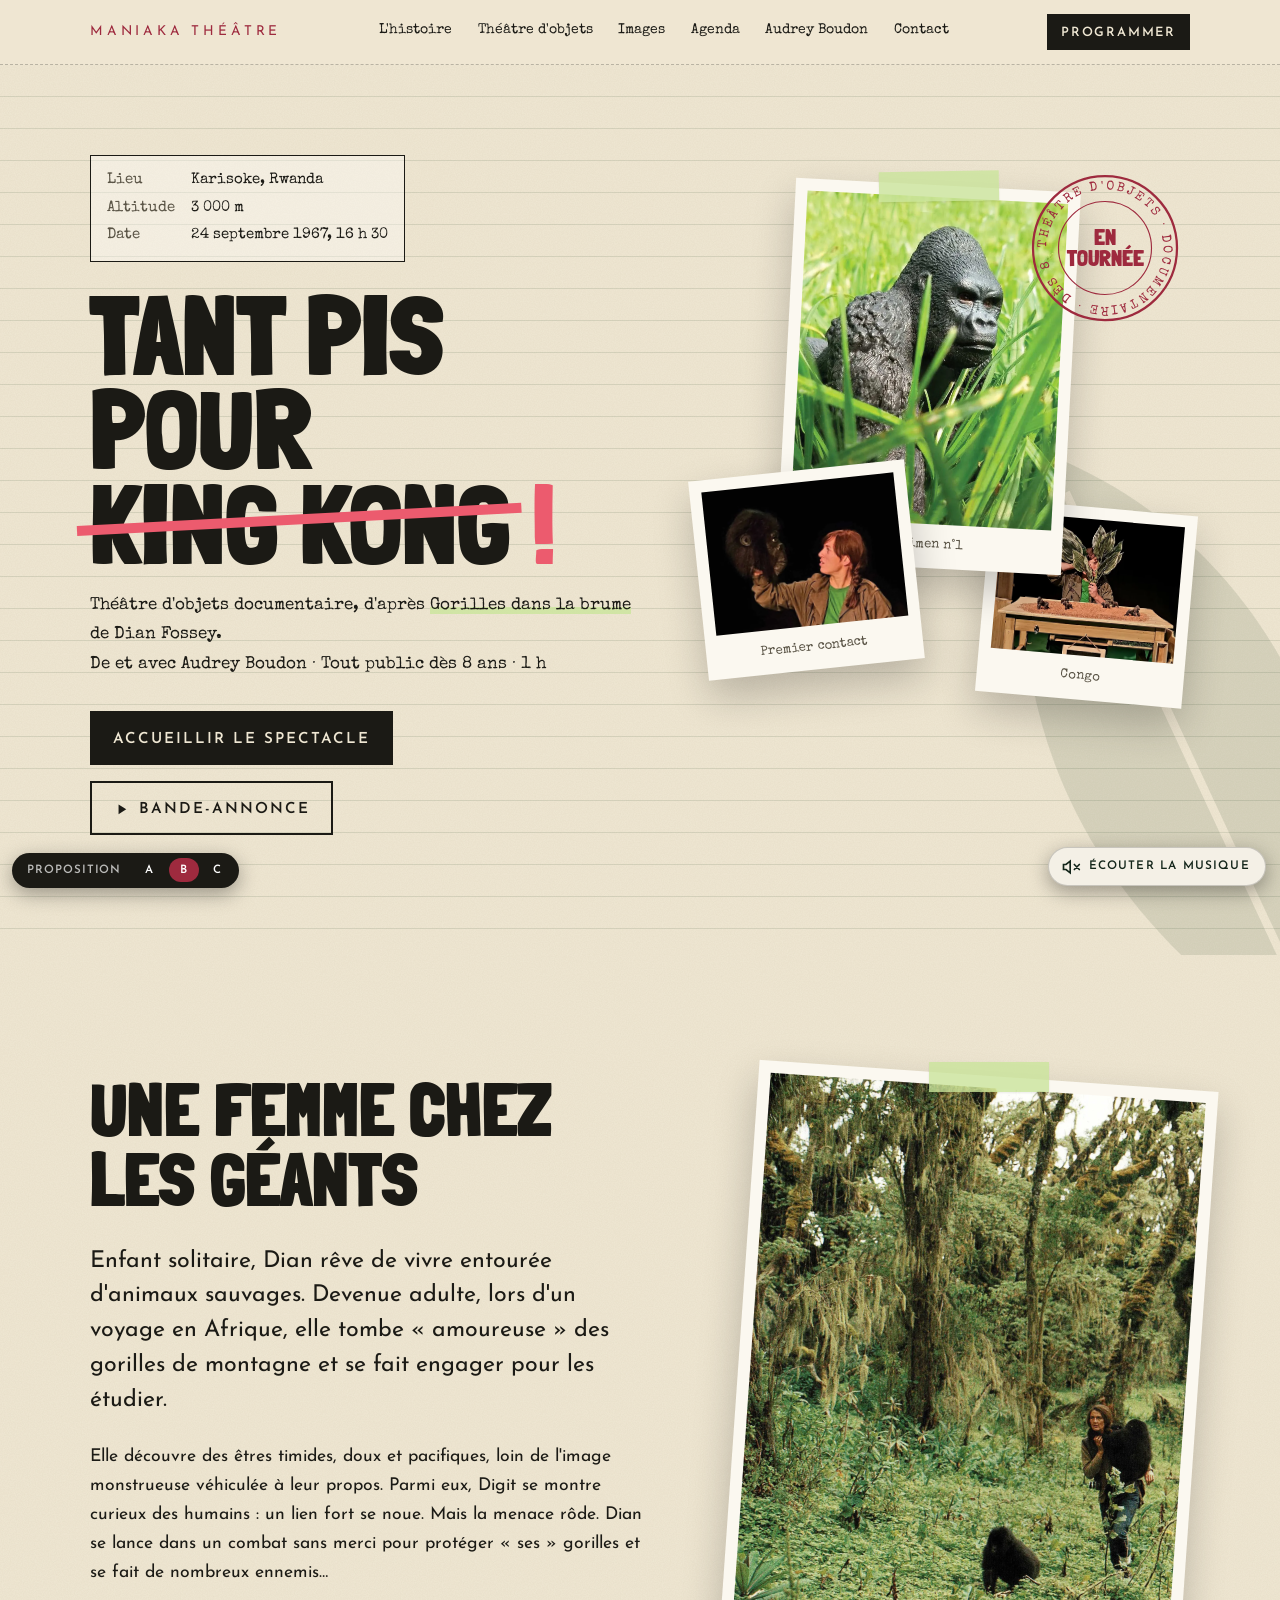
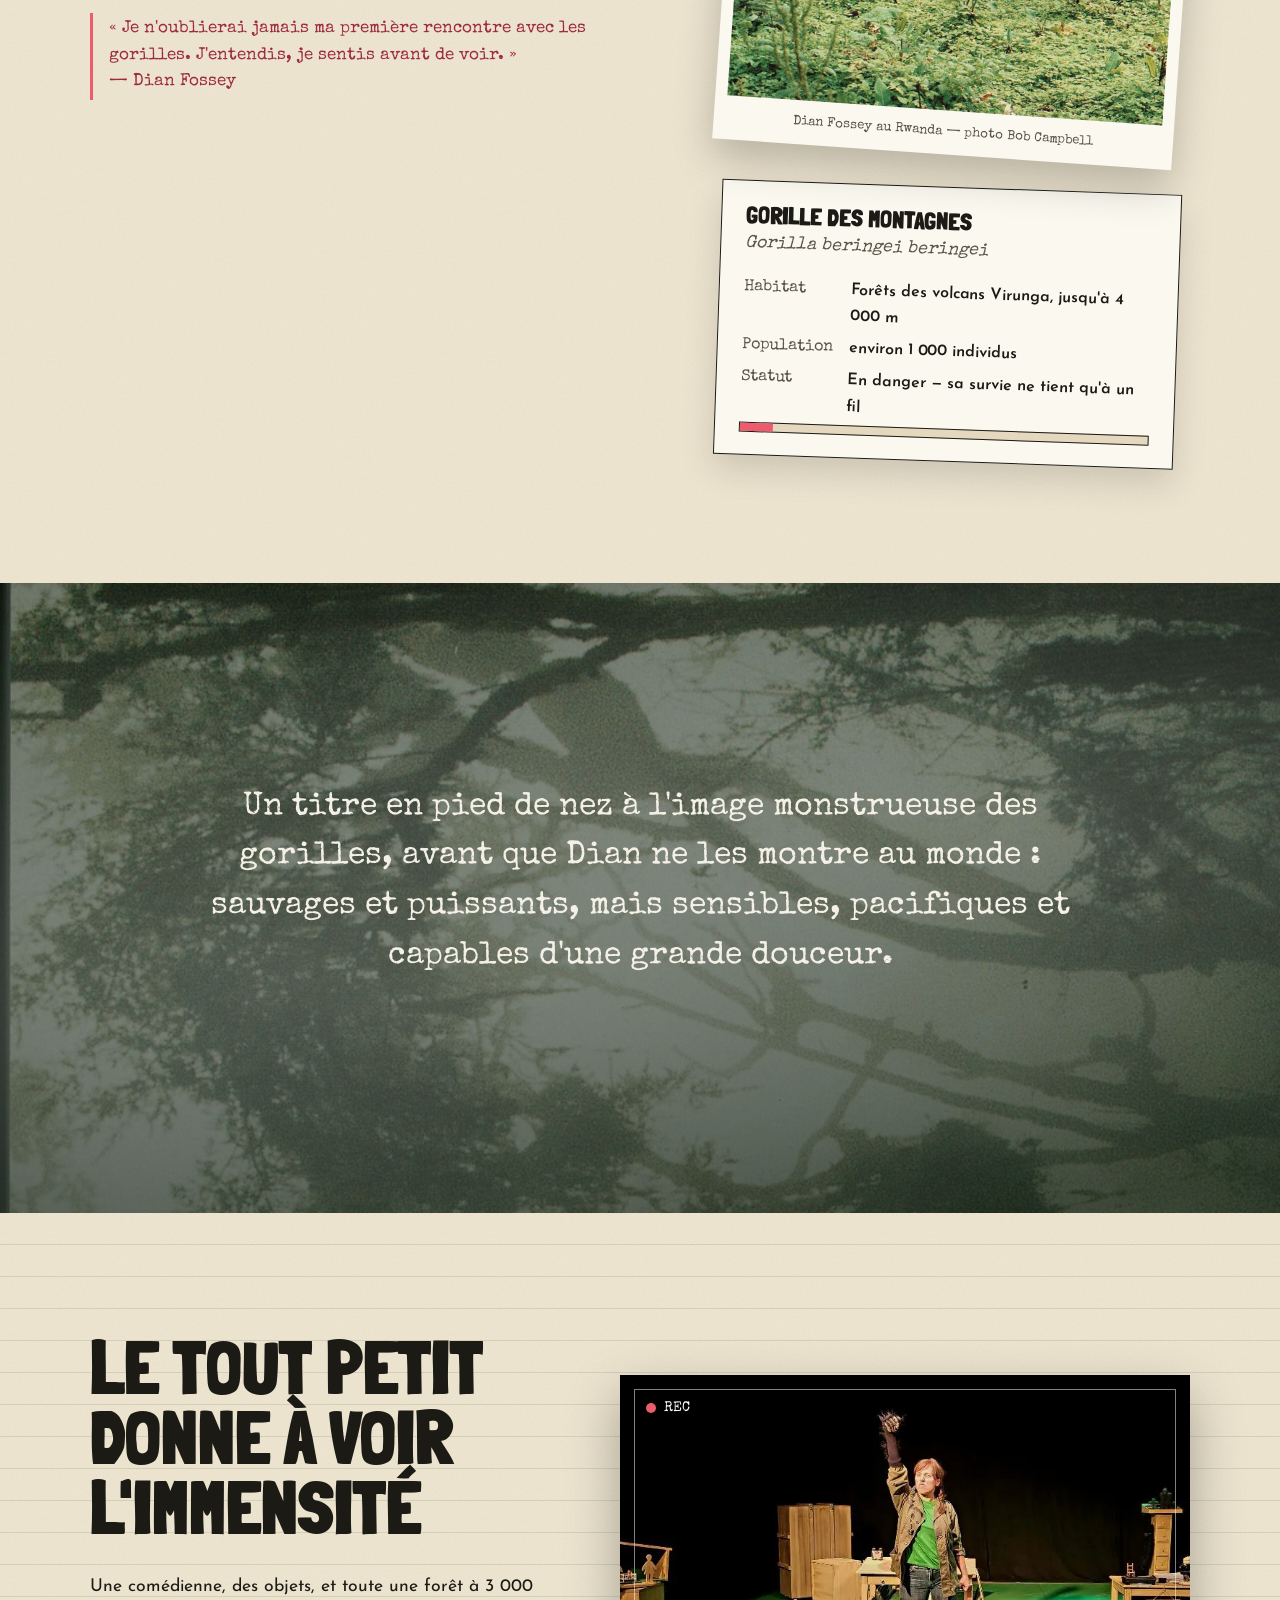
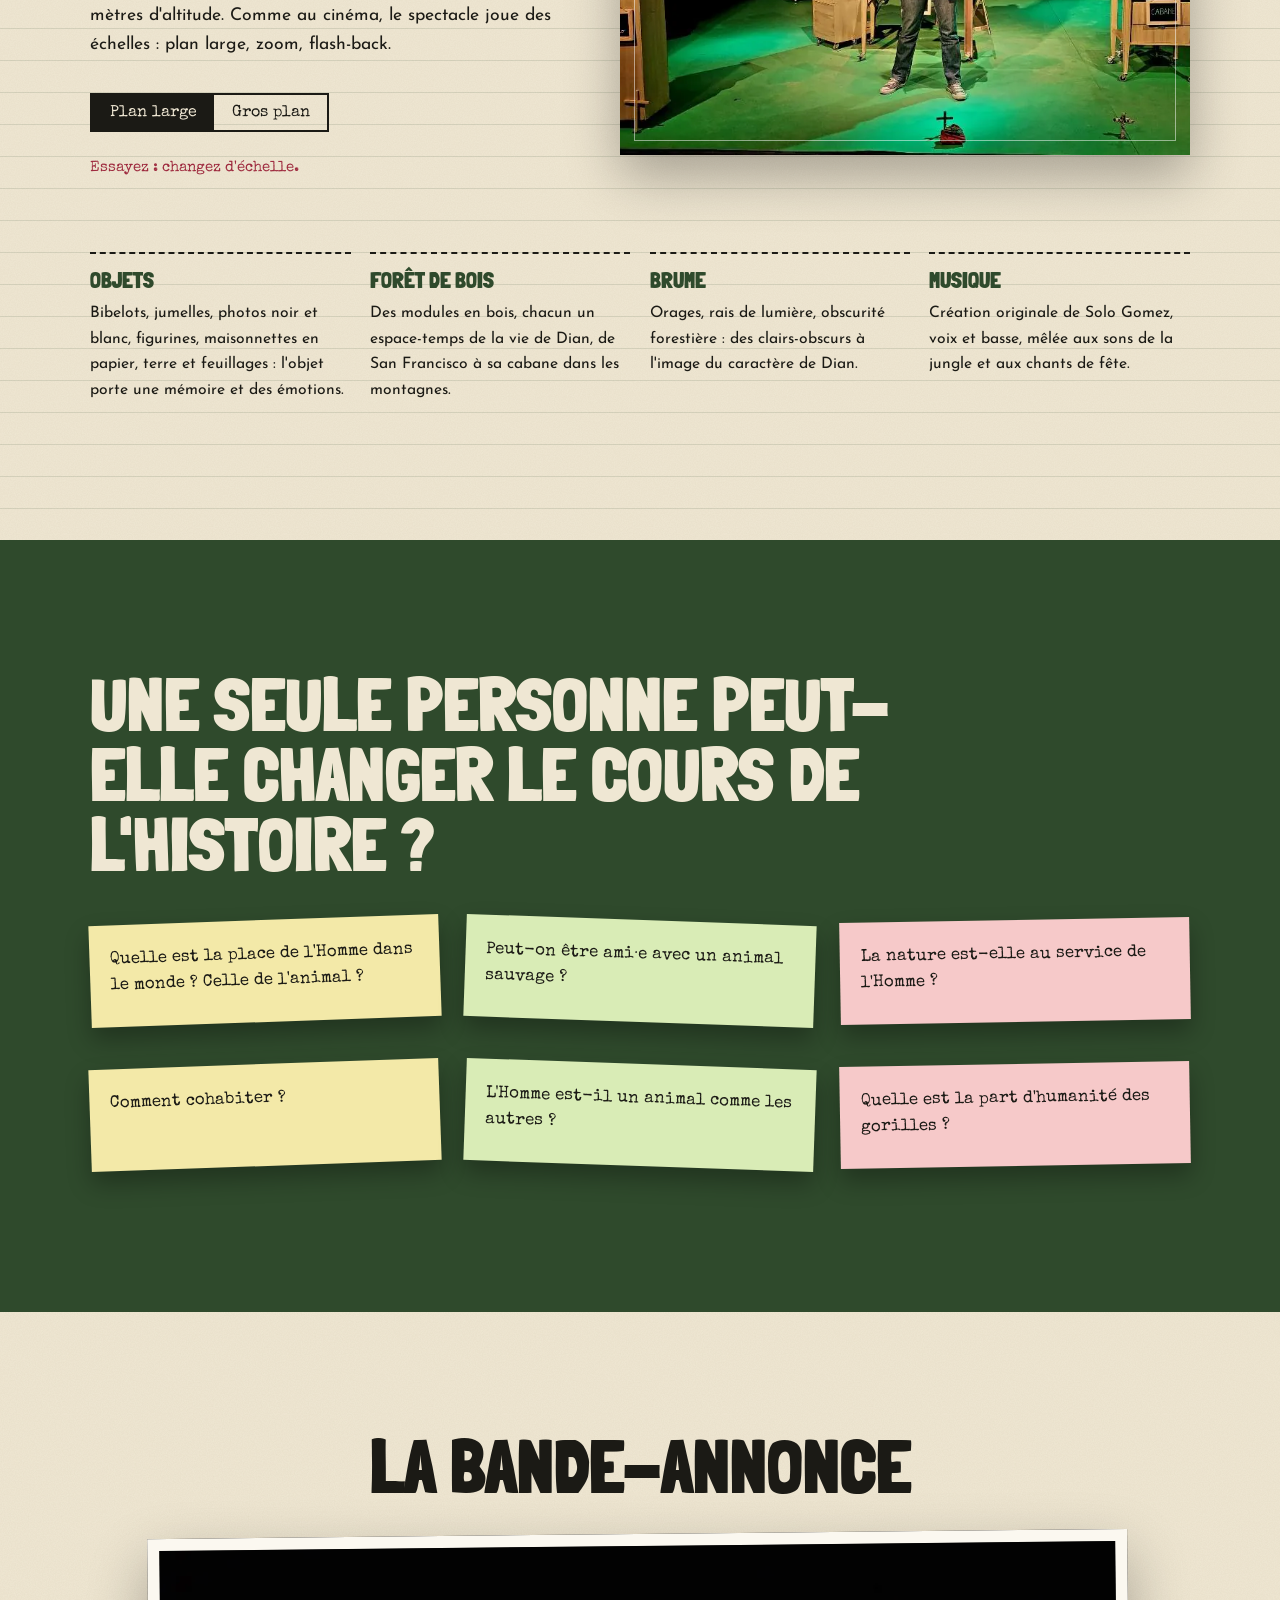
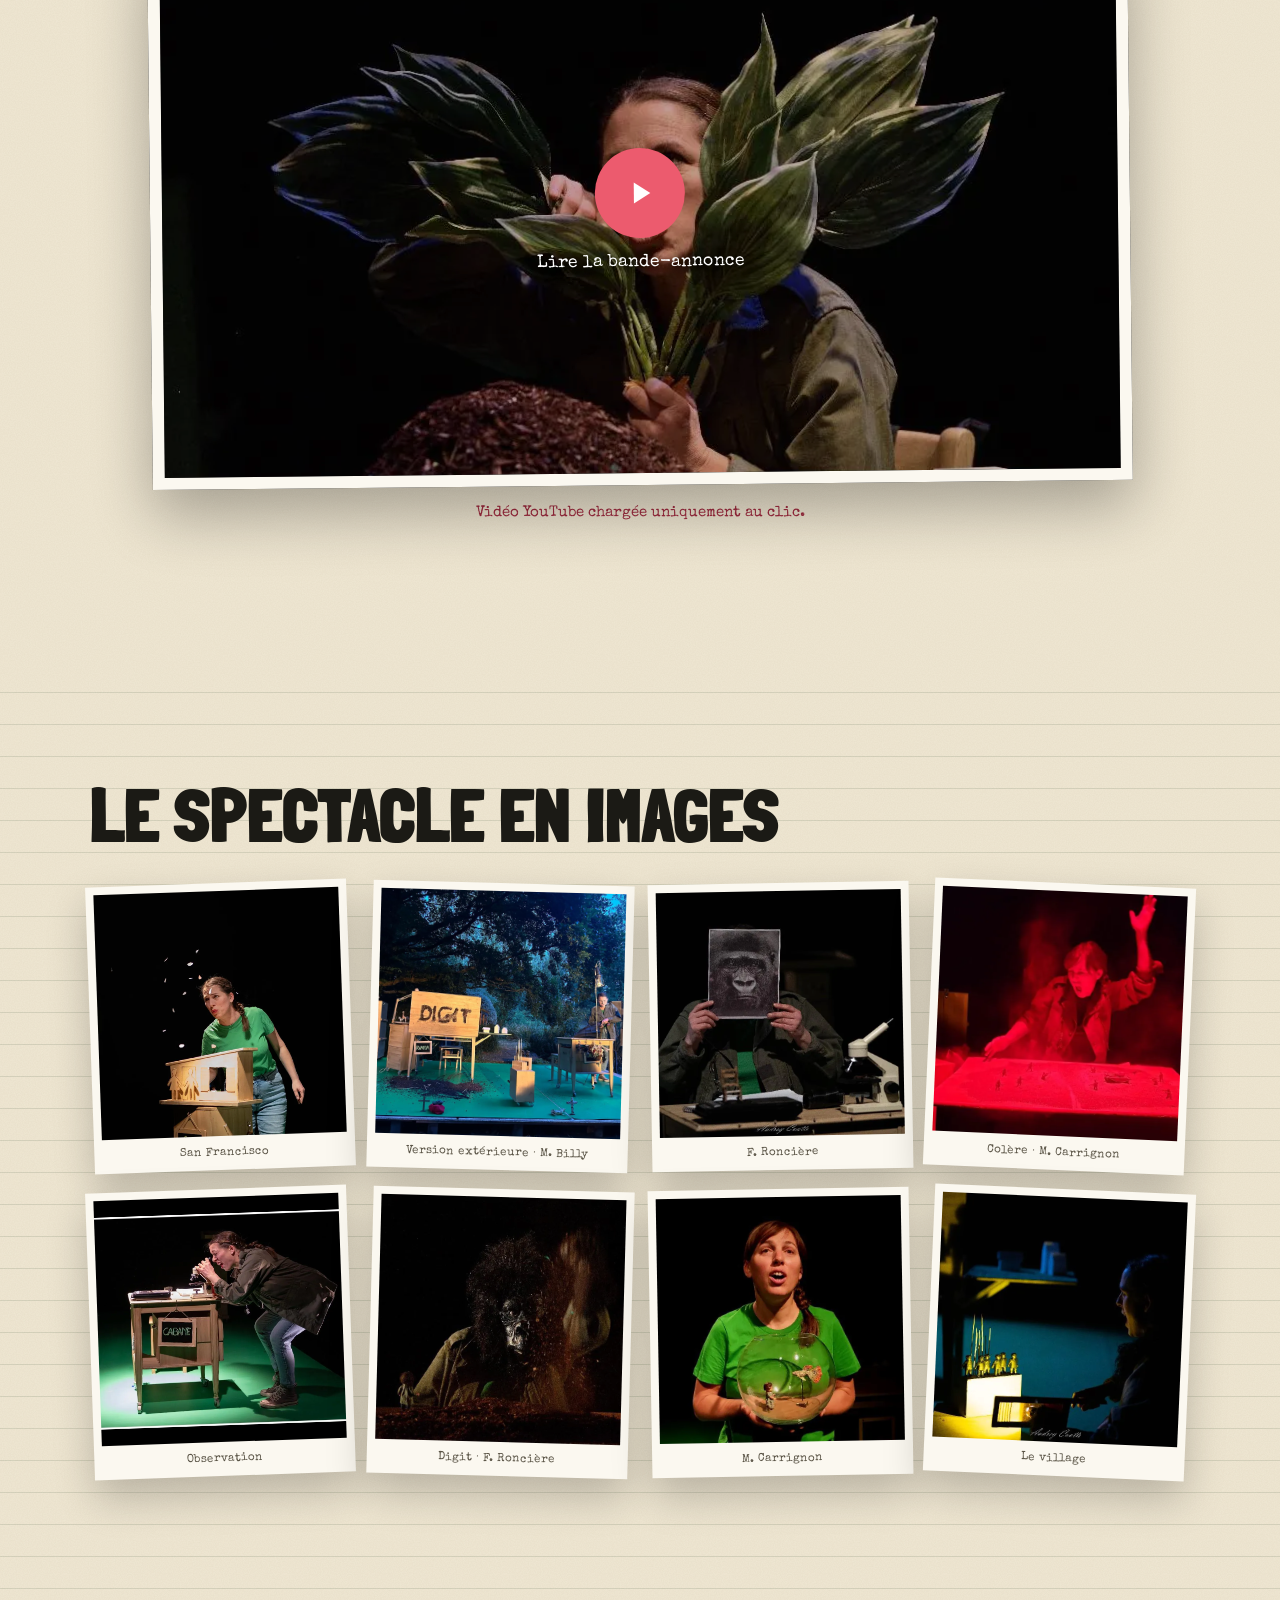
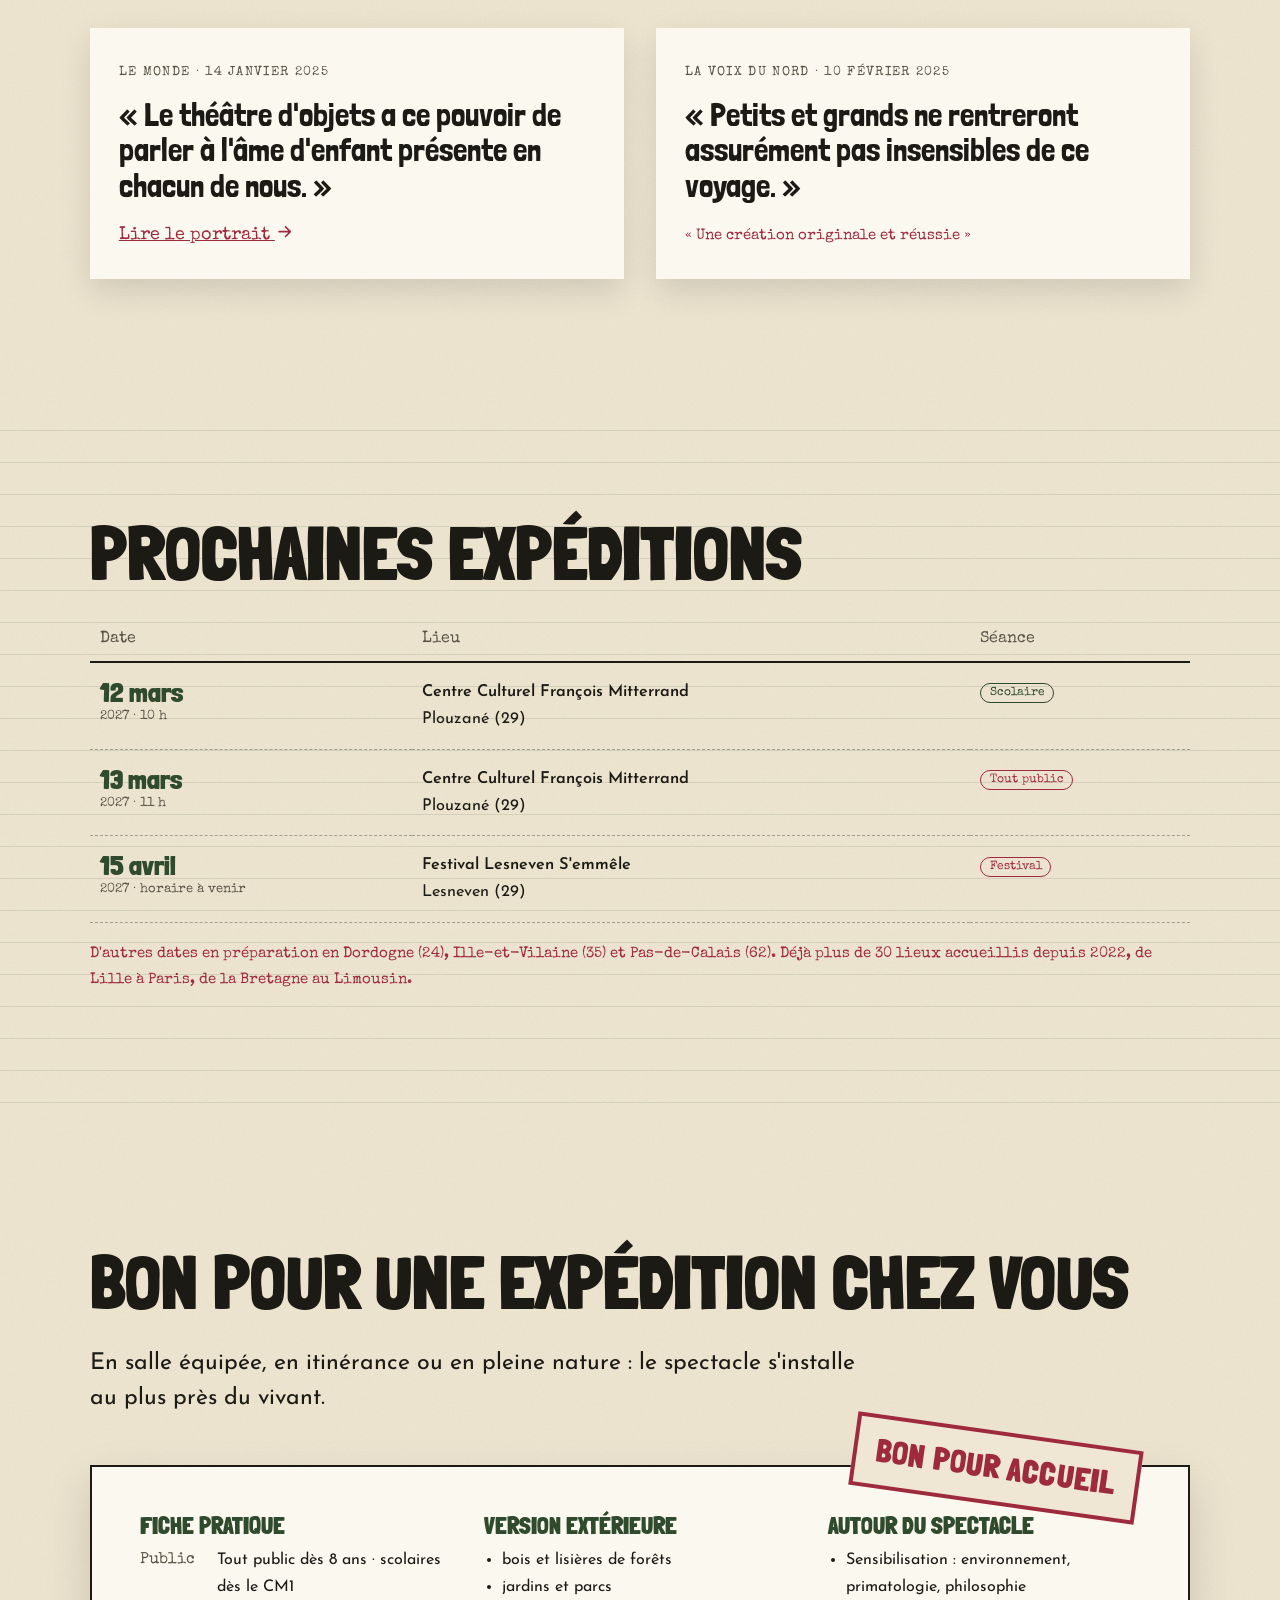
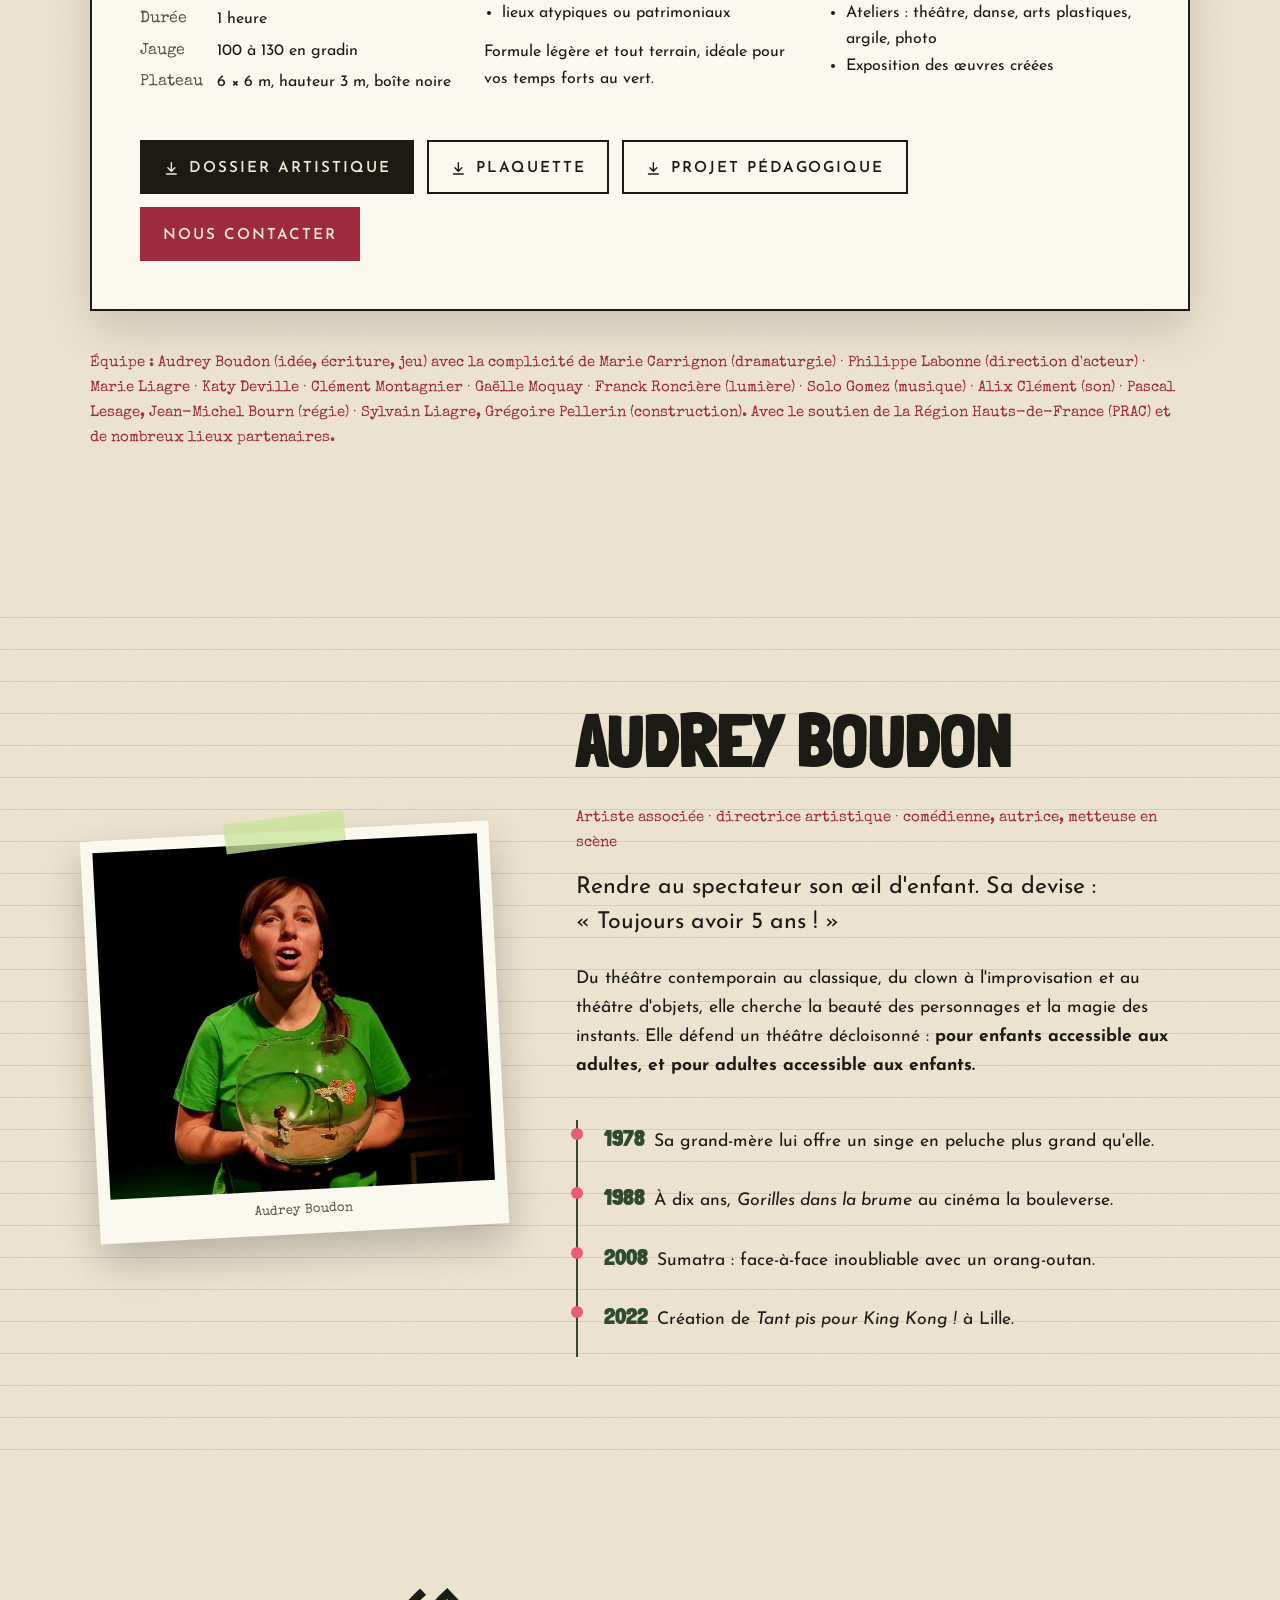
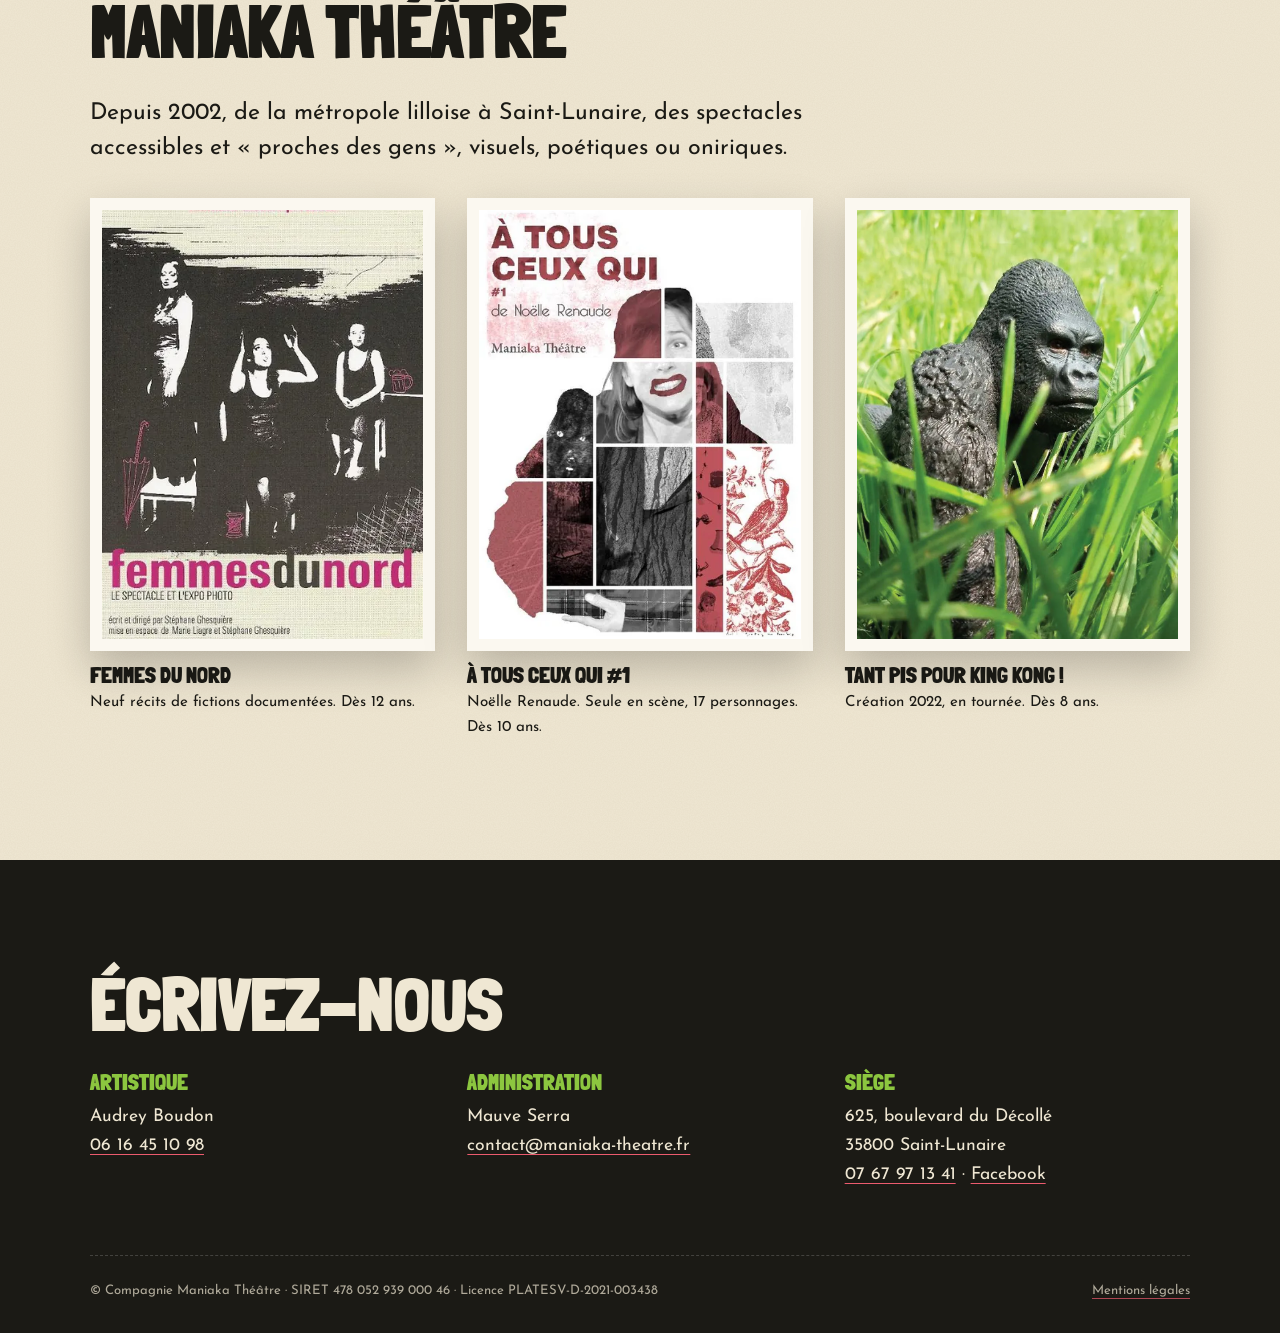
<file: proposition-b/index.html>
<!doctype html>
<html lang="fr">
<head>
<meta charset="utf-8">
<meta name="viewport" content="width=device-width, initial-scale=1">
<title>Tant pis pour King Kong ! — Carnet de terrain (proposition B)</title>
<!-- VERSION TEST : à retirer lors de la mise en ligne sur maniaka-theatre.fr -->
<meta name="robots" content="noindex, nofollow">
<meta name="description" content="Tant pis pour King Kong !, théâtre d'objets documentaire d'après la vie de Dian Fossey. De et avec Audrey Boudon, Compagnie Maniaka Théâtre.">
<link rel="icon" href="../images/favicon.png" type="image/png">
<link rel="preload" href="../fonts/londrina-solid-black.woff2" as="font" type="font/woff2" crossorigin>
<style>
@font-face{font-family:"Londrina Solid";src:url("../fonts/londrina-solid.woff2") format("woff2");font-weight:400;font-display:swap}
@font-face{font-family:"Londrina Solid";src:url("../fonts/londrina-solid-black.woff2") format("woff2");font-weight:900;font-display:swap}
@font-face{font-family:"Josefin Sans";src:url("../fonts/josefin-sans.woff2") format("woff2");font-weight:100 700;font-display:swap}
@font-face{font-family:"Josefin Sans";src:url("../fonts/josefin-sans-italic.woff2") format("woff2");font-weight:100 700;font-style:italic;font-display:swap}
@font-face{font-family:"Special Elite";src:url("../fonts/special-elite.woff2") format("woff2");font-display:swap}

:root{
  --paper:#efe7d3; --paper-2:#e4d9bf; --ink:#1b1a15; --ink-soft:#5a5446;
  --moss:#2f4a2c; --leaf:#8cc63f; --coral:#ec5b6e; --coral-dark:#9e2a3e; --tape:rgba(201,229,154,.78);
  --title:"Londrina Solid","Arial Black",sans-serif; --body:"Josefin Sans","Trebuchet MS",sans-serif; --type:"Special Elite","Courier New",monospace;
  --g:clamp(16px,4vw,40px);
}
*,*::before,*::after{box-sizing:border-box}
html{scroll-behavior:smooth}
body{margin:0;color:var(--ink);font-family:var(--body);font-size:1.1rem;line-height:1.65;overflow-x:hidden;
  background:var(--paper) url("data:image/svg+xml,%3Csvg xmlns='http://www.w3.org/2000/svg' width='220' height='220'%3E%3Cfilter id='n'%3E%3CfeTurbulence type='fractalNoise' baseFrequency='.85' numOctaves='3' stitchTiles='stitch'/%3E%3CfeColorMatrix values='0 0 0 0 .35 0 0 0 0 .28 0 0 0 0 .15 0 0 0 .09 0'/%3E%3C/filter%3E%3Crect width='100%25' height='100%25' filter='url(%23n)'/%3E%3C/svg%3E");}
img{max-width:100%;height:auto;display:block}
figure{margin:0}
a{color:inherit}
h1,h2,h3{font-family:var(--title);font-weight:900;line-height:.95;margin:0 0 .4em;text-transform:uppercase}
h2{font-size:clamp(2.4rem,6.5vw,4.6rem)}
h3{font-size:clamp(1.4rem,2.6vw,1.9rem)}
p{margin:0 0 1em}
.wrap{max-width:1180px;margin:0 auto;padding:0 var(--g)}
.type{font-family:var(--type)}
.note{font-family:var(--type);color:var(--coral-dark);font-size:.95rem}
.lead{font-size:clamp(1.2rem,2.2vw,1.45rem);line-height:1.5}
:focus-visible{outline:3px solid var(--coral);outline-offset:3px}

/* lignes de cahier */
.ruled{background-image:repeating-linear-gradient(transparent 0 31px,rgba(47,74,44,.13) 31px 32px);}
/* scotch */
.tape{position:relative}
.tape::before{content:"";position:absolute;top:-14px;left:50%;width:120px;height:30px;background:var(--tape);transform:translateX(-50%) rotate(-4deg);z-index:2;box-shadow:0 1px 2px rgba(0,0,0,.08)}
.polaroid{background:#fbf8f0;padding:12px 12px 44px;box-shadow:0 18px 40px rgba(0,0,0,.22);position:relative}
.polaroid figcaption{position:absolute;left:0;right:0;bottom:12px;text-align:center;font-family:var(--type);font-size:.82rem;color:var(--ink-soft)}

/* ===== en-tête ===== */
.top{position:sticky;top:0;z-index:40;background:rgba(239,231,211,.92);backdrop-filter:blur(6px);border-bottom:1px dashed rgba(27,26,21,.25)}
.top .wrap{display:flex;align-items:center;justify-content:space-between;height:64px;gap:1rem}
.brand{font-family:var(--body);letter-spacing:.28em;text-transform:uppercase;font-size:.85rem;color:var(--coral-dark);text-decoration:none;white-space:nowrap}
.top nav{display:flex;gap:1.6rem}
.top nav a{font-family:var(--type);font-size:.9rem;text-decoration:none;border-bottom:2px solid transparent}
.top nav a:hover{border-color:var(--coral)}
.cta-mini{font-family:var(--body);font-weight:600;font-size:.8rem;letter-spacing:.14em;text-transform:uppercase;background:var(--ink);color:var(--paper);padding:.6em 1.1em .5em;text-decoration:none;white-space:nowrap}
.cta-mini:hover{background:var(--coral-dark)}
@media(max-width:900px){.top nav{display:none}}

/* ===== ouverture ===== */
.hero{position:relative;padding:clamp(40px,7vw,90px) 0 clamp(70px,10vw,120px);overflow:hidden}
.hero .wrap{display:grid;grid-template-columns:1.05fr .95fr;gap:clamp(2rem,5vw,4rem);align-items:center}
.fiche{font-family:var(--type);font-size:.95rem;border:1.5px solid var(--ink);display:inline-grid;grid-template-columns:auto auto;gap:.15rem 1rem;padding:.8rem 1rem;margin-bottom:1.6rem;background:rgba(255,255,255,.35)}
.fiche b{font-weight:normal;color:var(--ink-soft)}
.hero h1{font-size:clamp(3.4rem,8.6vw,7.4rem);line-height:.86;margin:0 0 1.2rem}
.hero h1 .bang{color:var(--coral)}
.hero h1 .strike{position:relative;display:inline-block}
.hero h1 .strike::after{content:"";position:absolute;left:-3%;right:-3%;top:52%;height:.09em;background:var(--coral);transform:rotate(-3deg);transform-origin:left;animation:strike 1s .9s cubic-bezier(.7,0,.3,1) both}
@keyframes strike{from{transform:rotate(-3deg) scaleX(0)}to{transform:rotate(-3deg) scaleX(1)}}
.hero .sub{font-family:var(--type);font-size:1.05rem;line-height:1.75;margin-bottom:2rem}
.hero .sub em{font-style:normal;background:linear-gradient(transparent 60%,var(--tape) 60%)}
.btns{display:flex;flex-wrap:wrap;gap:1rem}
.btn{display:inline-flex;align-items:center;gap:.6em;font-family:var(--body);font-weight:600;letter-spacing:.13em;text-transform:uppercase;font-size:.95rem;padding:.9em 1.4em .75em;text-decoration:none;border:2px solid var(--ink);color:var(--ink);background:transparent;cursor:pointer;transition:transform .2s,background .2s,color .2s}
.btn:hover{transform:translateY(-2px) rotate(-1deg)}
.btn--ink{background:var(--ink);color:var(--paper)}
.btn--ink:hover{background:var(--coral-dark);border-color:var(--coral-dark)}
.collage{position:relative;height:clamp(440px,52vw,620px)}
.collage .polaroid{position:absolute}
.collage .p1{width:58%;left:18%;top:0;transform:rotate(3deg);z-index:2}
.collage .p2{width:44%;left:0;top:46%;transform:rotate(-6deg);z-index:3}
.collage .p3{width:42%;right:0;top:52%;transform:rotate(5deg);z-index:1}
.collage .polaroid img{width:100%;aspect-ratio:4/5;object-fit:cover}
.collage .p2 img,.collage .p3 img{aspect-ratio:4/3}
.stamp{position:absolute;right:2%;top:-2%;width:150px;height:150px;z-index:4;color:var(--coral-dark);animation:spin 26s linear infinite}
.stamp svg{width:100%;height:100%}
@keyframes spin{to{transform:rotate(360deg)}}
.hero-leaf{position:absolute;width:420px;right:-120px;bottom:-140px;opacity:.12;color:var(--moss);transform:rotate(-25deg);pointer-events:none}
@media(max-width:860px){.hero .wrap{grid-template-columns:1fr}.collage{height:96vw;max-height:520px}.stamp{width:110px;height:110px}}

/* ===== chapitres ===== */
.chap{padding:clamp(70px,10vw,120px) 0;position:relative}
.chap-head{display:flex;align-items:baseline;gap:1rem;margin-bottom:1.5rem;flex-wrap:wrap}
.chap-num{font-family:var(--type);font-size:.95rem;color:var(--paper);background:var(--moss);padding:.25em .7em .15em}
.chap-date{font-family:var(--type);font-size:.95rem;color:var(--ink-soft)}
.cols{display:grid;grid-template-columns:1.1fr .9fr;gap:clamp(2rem,6vw,5rem);align-items:start}
@media(max-width:860px){.cols{grid-template-columns:1fr}}
.margin-note{font-family:var(--type);color:var(--coral-dark);border-left:3px solid var(--coral);padding:.2rem 0 .2rem 1rem;margin:1.6rem 0;font-size:1.05rem;line-height:1.6}

/* fiche espèce */
.species{background:#fbf8f0;border:1.5px solid var(--ink);padding:1.4rem 1.5rem;box-shadow:0 14px 34px rgba(0,0,0,.14);margin-top:2rem}
.species h3{font-size:1.5rem;margin-bottom:.1em}
.species .latin{font-family:var(--type);font-style:italic;color:var(--ink-soft);margin-bottom:1rem;display:block}
.species dl{display:grid;grid-template-columns:auto 1fr;gap:.35rem 1rem;margin:0;font-size:1rem}
.species dt{font-family:var(--type);color:var(--ink-soft)}
.species dd{margin:0;font-weight:600}
.gauge{height:10px;background:var(--paper-2);border:1px solid var(--ink);margin-top:.3rem;position:relative}
.gauge span{position:absolute;inset:0 auto 0 0;width:0;background:var(--coral);transition:width 1.6s ease}
.is-in .gauge span{width:8%}

/* bandeau citation */
.mist{position:relative;color:#f4f0e6;text-align:center;padding:clamp(110px,16vw,200px) var(--g);overflow:hidden;background:#1d2a1c url("../images/foret-brume.webp") center/cover}
.mist::before{content:"";position:absolute;inset:0;background:linear-gradient(rgba(20,34,22,.55),rgba(20,34,22,.75))}
.mist .fog{position:absolute;inset:-20%;background:radial-gradient(ellipse at 30% 60%,rgba(255,255,255,.22),transparent 55%),radial-gradient(ellipse at 75% 40%,rgba(255,255,255,.18),transparent 50%);animation:drift 22s ease-in-out infinite alternate;pointer-events:none}
@keyframes drift{to{transform:translateX(12%)}}
.mist blockquote{position:relative;margin:0 auto;max-width:880px}
.mist p{font-family:var(--type);font-size:clamp(1.25rem,2.8vw,2rem);line-height:1.55}
.mist cite{font-style:normal;font-family:var(--body);letter-spacing:.25em;text-transform:uppercase;font-size:.85rem;color:var(--leaf)}

/* échelles */
.scale{display:grid;grid-template-columns:.9fr 1.1fr;gap:clamp(2rem,5vw,4rem);align-items:center}
.scale-view{position:relative;aspect-ratio:3/2;background:#000;overflow:hidden;box-shadow:0 20px 50px rgba(0,0,0,.3)}
.scale-view img{position:absolute;inset:0;width:100%;height:100%;object-fit:cover;transition:opacity .7s,transform 1.2s}
.scale-view img.off{opacity:0;transform:scale(1.15)}
.scale-view .frame{position:absolute;inset:14px;border:1px solid rgba(255,255,255,.5);pointer-events:none}
.scale-view .rec{position:absolute;top:22px;left:26px;font-family:var(--type);color:#fff;font-size:.85rem;display:flex;align-items:center;gap:.5rem}
.scale-view .rec::before{content:"";width:10px;height:10px;border-radius:50%;background:var(--coral)}
.switch{display:inline-flex;border:2px solid var(--ink);margin:1rem 0 1.5rem}
.switch button{font-family:var(--type);font-size:1rem;background:transparent;border:0;padding:.6rem 1.1rem;cursor:pointer;color:var(--ink)}
.switch button[aria-pressed="true"]{background:var(--ink);color:var(--paper)}
.tools{display:grid;grid-template-columns:repeat(4,1fr);gap:1.2rem;margin-top:3.5rem}
.tool{border-top:2px dashed var(--ink);padding-top:1rem}
.tool h3{font-size:1.4rem;color:var(--moss)}
.tool p{font-size:.98rem}
@media(max-width:860px){.scale{grid-template-columns:1fr}.tools{grid-template-columns:1fr 1fr}}
@media(max-width:520px){.tools{grid-template-columns:1fr}}

/* questions : post-it */
.questions{background:var(--moss);color:var(--paper);padding:clamp(80px,11vw,130px) 0;position:relative;overflow:hidden}
.questions h2{max-width:820px}
.stickies{display:grid;grid-template-columns:repeat(3,1fr);gap:1.6rem;margin-top:2.5rem}
.sticky{--rr:-2deg;background:#f3e9a8;color:var(--ink);padding:1.4rem 1.3rem 1.8rem;font-family:var(--type);font-size:1.05rem;line-height:1.5;box-shadow:0 12px 24px rgba(0,0,0,.3);transform:rotate(var(--rr));transition:transform .3s,opacity .9s}
.sticky:nth-child(3n+2){background:#d9ecb6;--rr:2deg}
.sticky:nth-child(3n){background:#f6c9c9;--rr:-1deg}
.sticky.rv:hover{transform:rotate(0) scale(1.04)}
@media(max-width:860px){.stickies{grid-template-columns:1fr 1fr}}
@media(max-width:520px){.stickies{grid-template-columns:1fr}}

/* vidéo */
.video{position:relative;aspect-ratio:16/9;background:#000;overflow:hidden;max-width:980px;margin:2rem auto 0;border:12px solid #fbf8f0;box-shadow:0 25px 60px rgba(0,0,0,.3);transform:rotate(-.6deg)}
.video img{width:100%;height:100%;object-fit:cover;opacity:.75}
.video button{position:absolute;inset:0;z-index:2;width:100%;border:0;background:transparent;cursor:pointer;color:#fff;font-family:var(--type);font-size:1.1rem;display:flex;flex-direction:column;align-items:center;justify-content:center;gap:1rem;text-shadow:0 2px 10px #000}
.video .play{width:90px;height:90px;border-radius:50%;background:var(--coral);display:flex;align-items:center;justify-content:center;transition:transform .2s}
.video button:hover .play{transform:scale(1.1)}
.video iframe{position:absolute;inset:0;width:100%;height:100%;border:0}

/* galerie planche contact */
.contact-sheet{display:grid;grid-template-columns:repeat(4,1fr);gap:1.2rem;margin-top:2rem}
.contact-sheet .polaroid{padding:8px 8px 34px;transform:rotate(var(--rr,0deg));transition:transform .3s,opacity .9s}
.contact-sheet .polaroid:nth-child(4n+1){--rr:-2deg}.contact-sheet .polaroid:nth-child(4n+2){--rr:1.5deg}.contact-sheet .polaroid:nth-child(4n+3){--rr:-1deg}.contact-sheet .polaroid:nth-child(4n){--rr:2.5deg}
.contact-sheet .polaroid.rv:hover{transform:rotate(0) scale(1.08);z-index:5}
.contact-sheet img{width:100%;aspect-ratio:1;object-fit:cover}
.contact-sheet figcaption{bottom:8px;font-size:.72rem}
@media(max-width:860px){.contact-sheet{grid-template-columns:repeat(2,1fr)}}

/* presse : coupures */
.clips{display:grid;grid-template-columns:1fr 1fr;gap:2rem;margin-top:2rem}
.clip{background:#fbf8f0;padding:1.8rem;box-shadow:0 12px 30px rgba(0,0,0,.12)}
.clip .src{font-family:var(--type);text-transform:uppercase;letter-spacing:.1em;font-size:.82rem;color:var(--ink-soft)}
.clip blockquote{margin:.8rem 0 1rem;font-family:var(--title);font-size:clamp(1.5rem,2.8vw,2rem);line-height:1.1}
.clip a{font-family:var(--type);color:var(--coral-dark)}
@media(max-width:760px){.clips{grid-template-columns:1fr}}

/* agenda : journal de bord */
.log{width:100%;border-collapse:collapse;font-size:1.02rem;margin-top:1.5rem}
.log th{font-family:var(--type);font-weight:normal;text-align:left;color:var(--ink-soft);border-bottom:2px solid var(--ink);padding:.5rem .6rem}
.log td{padding:1rem .6rem;border-bottom:1px dashed rgba(27,26,21,.35);vertical-align:top}
.log td:first-child{font-family:var(--title);font-weight:900;font-size:1.7rem;line-height:1;white-space:nowrap;color:var(--moss)}
.log td:first-child small{display:block;font-family:var(--type);font-weight:normal;font-size:.8rem;color:var(--ink-soft);margin-top:.3rem}
.log strong{font-weight:600}
.pill{font-family:var(--type);font-size:.78rem;border:1.5px solid currentColor;padding:.2em .7em;border-radius:99px;white-space:nowrap}
.pill--sco{color:var(--moss)}.pill--tp{color:var(--coral-dark)}
@media(max-width:640px){.log thead{display:none}.log tr{display:grid;grid-template-columns:1fr auto;gap:.2rem 1rem;padding:1rem 0;border-bottom:1px dashed rgba(27,26,21,.35)}.log td{border:0;padding:0}.log td:first-child{grid-column:1/-1}}

/* bon de mission */
.mission{background:#fbf8f0;border:2px solid var(--ink);padding:clamp(1.5rem,4vw,3rem);position:relative;margin-top:3rem;box-shadow:0 18px 44px rgba(0,0,0,.14)}
.mission .ok{position:absolute;right:clamp(1rem,4vw,3rem);top:-36px;font-family:var(--title);font-weight:900;font-size:clamp(1.4rem,3vw,2rem);color:var(--coral-dark);border:4px solid var(--coral-dark);padding:.2em .6em;transform:rotate(8deg);background:var(--paper);letter-spacing:.04em}
.mission-grid{display:grid;grid-template-columns:repeat(3,1fr);gap:2rem}
.mission h3{color:var(--moss);font-size:1.5rem}
.mission dl{display:grid;grid-template-columns:auto 1fr;gap:.35rem .9rem;margin:0;font-size:1rem}
.mission dt{font-family:var(--type);color:var(--ink-soft)}
.mission dd{margin:0}
.mission ul{margin:0;padding-left:1.1rem;font-size:1rem}
.downloads{display:flex;flex-wrap:wrap;gap:.8rem;margin-top:2rem}
@media(max-width:860px){.mission-grid{grid-template-columns:1fr}}

/* audrey */
.explorer{display:grid;grid-template-columns:.8fr 1.2fr;gap:clamp(2rem,6vw,5rem);align-items:center}
.explorer .polaroid{--rr:-3deg}
.explorer .polaroid img{width:100%}
.entries{list-style:none;margin:2.5rem 0 0;padding:0;border-left:2px solid var(--moss)}
.entries li{position:relative;padding:0 0 1.4rem 1.6rem}
.entries li::before{content:"";position:absolute;left:-7px;top:.5rem;width:12px;height:12px;background:var(--coral);border-radius:50%}
.entries b{font-family:var(--title);font-weight:900;font-size:1.4rem;color:var(--moss);margin-right:.6rem}
@media(max-width:860px){.explorer{grid-template-columns:1fr}.explorer .polaroid{max-width:380px}}

/* compagnie */
.shows{display:grid;grid-template-columns:repeat(3,1fr);gap:2rem;margin-top:2rem}
.shows .polaroid img{width:100%;aspect-ratio:3/4;object-fit:cover}
.shows .polaroid{padding-bottom:12px}
.shows h3{font-size:1.4rem;margin:.9rem 0 .2rem}
.shows p{font-size:.95rem;margin:0}
@media(max-width:860px){.shows{grid-template-columns:1fr;max-width:420px}}

/* contact & pied */
.end{background:var(--ink);color:var(--paper);padding:clamp(70px,10vw,110px) 0 2rem}
.end h2{color:var(--paper)}
.end .grid{display:grid;grid-template-columns:repeat(3,1fr);gap:2rem;margin:2rem 0 3rem}
.end h3{color:var(--leaf);font-size:1.4rem}
.end a{text-decoration-color:var(--coral);text-underline-offset:4px}
.end .legal{border-top:1px dashed rgba(255,255,255,.25);padding-top:1.5rem;font-size:.82rem;opacity:.7;display:flex;flex-wrap:wrap;justify-content:space-between;gap:1rem}
@media(max-width:860px){.end .grid{grid-template-columns:1fr}}

/* apparition */
.rv{opacity:0;transform:translateY(26px) rotate(var(--rr,0deg));transition:opacity .9s,transform .9s}
.rv.is-in{opacity:1;transform:rotate(var(--rr,0deg))}
@media (prefers-reduced-motion:reduce){*{animation:none!important;transition:none!important}.rv{opacity:1;transform:none}}

/* bandeau de comparaison (à retirer à la mise en ligne définitive) */
.compare{position:fixed;left:12px;bottom:12px;z-index:90;background:var(--ink);color:#fff;font:600 .72rem/1 var(--body);letter-spacing:.08em;text-transform:uppercase;display:flex;align-items:center;gap:.2rem;padding:.35rem;border-radius:99px;box-shadow:0 6px 20px rgba(0,0,0,.35)}
.compare span{padding:.45rem .6rem .35rem;opacity:.7}
.compare a{color:#fff;text-decoration:none;padding:.45rem .7rem .35rem;border-radius:99px}
.compare a[aria-current]{background:var(--coral-dark)}
::selection{background:var(--tape);color:var(--ink)}
html{scrollbar-color:var(--moss) var(--paper-2);caret-color:var(--coral-dark)}
.ico{width:1.1em;height:1.1em;flex:none;vertical-align:-.15em}
</style>
</head>
<body>

<header class="top">
  <div class="wrap">
    <a class="brand" href="#">Maniaka Théâtre</a>
    <nav aria-label="Menu">
      <a href="#histoire">L'histoire</a>
      <a href="#objets">Théâtre d'objets</a>
      <a href="#images">Images</a>
      <a href="#agenda">Agenda</a>
      <a href="#audrey">Audrey Boudon</a>
      <a href="#contact">Contact</a>
    </nav>
    <a class="cta-mini" href="#programmer">Programmer</a>
  </div>
</header>

<main>
<!-- ============ OUVERTURE ============ -->
<section class="hero ruled">
  <svg class="hero-leaf" viewBox="0 0 100 160" fill="currentColor" aria-hidden="true"><path d="M50 0C88 40 92 105 50 160 8 105 12 40 50 0Z"/><path d="M50 10V158" stroke="#efe7d3" stroke-width="2"/></svg>
  <div class="wrap">
    <div>
      <div class="fiche" aria-label="Fiche d'observation">
        <b>Lieu</b><span>Karisoke, Rwanda</span>
        <b>Altitude</b><span>3 000 m</span>
        <b>Date</b><span>24 septembre 1967, 16 h 30</span>
      </div>
      <h1>Tant pis pour <span style="white-space:nowrap"><span class="strike">King&nbsp;Kong</span><span class="bang">&nbsp;!</span></span></h1>
      <p class="sub">Théâtre d'objets documentaire, d'après <em>Gorilles dans la brume</em> de Dian Fossey.<br>De et avec Audrey Boudon · Tout public dès 8 ans · 1 h</p>
      <div class="btns">
        <a class="btn btn--ink" href="#programmer">Accueillir le spectacle</a>
        <a class="btn" href="#bande-annonce"><svg class="ico" viewBox="0 0 24 24" fill="currentColor" aria-hidden="true"><path d="M8 5v14l11-7z"/></svg> Bande-annonce</a>
      </div>
    </div>
    <div class="collage">
      <figure class="polaroid tape p1"><img src="../images/affiche-gorille-herbe.webp" alt="Figurine de gorille dans les hautes herbes"><figcaption>Spécimen n°1</figcaption></figure>
      <figure class="polaroid p2"><img src="../images/masque-gorille.webp" alt="Audrey Boudon face à un masque de gorille"><figcaption>Premier contact</figcaption></figure>
      <figure class="polaroid p3"><img src="../images/feuillage-congo.webp" alt="Audrey Boudon derrière un bouquet de feuilles"><figcaption>Congo</figcaption></figure>
      <div class="stamp" aria-hidden="true">
        <svg viewBox="0 0 200 200"><defs><path id="c" d="M100,100 m-78,0 a78,78 0 1,1 156,0 a78,78 0 1,1 -156,0"/></defs>
          <circle cx="100" cy="100" r="96" fill="none" stroke="currentColor" stroke-width="3"/><circle cx="100" cy="100" r="62" fill="none" stroke="currentColor" stroke-width="1.5"/>
          <text font-family="Special Elite" font-size="17" fill="currentColor" letter-spacing="3"><textPath href="#c">THÉÂTRE D'OBJETS · DOCUMENTAIRE · DÈS 8 ANS · </textPath></text>
          <text x="100" y="96" text-anchor="middle" font-family="Londrina Solid" font-weight="900" font-size="30" fill="currentColor">EN</text><text x="100" y="124" text-anchor="middle" font-family="Londrina Solid" font-weight="900" font-size="30" fill="currentColor">TOURNÉE</text>
        </svg>
      </div>
    </div>
  </div>
</section>

<!-- ============ L'HISTOIRE ============ -->
<section class="chap" id="histoire">
  <div class="wrap cols">
    <div class="rv">
      <h2>Une femme chez les géants</h2>
      <p class="lead">Enfant solitaire, Dian rêve de vivre entourée d'animaux sauvages. Devenue adulte, lors d'un voyage en Afrique, elle tombe «&nbsp;amoureuse&nbsp;» des gorilles de montagne et se fait engager pour les étudier.</p>
      <p>Elle découvre des êtres timides, doux et pacifiques, loin de l'image monstrueuse véhiculée à leur propos. Parmi eux, Digit se montre curieux des humains&nbsp;: un lien fort se noue. Mais la menace rôde. Dian se lance dans un combat sans merci pour protéger «&nbsp;ses&nbsp;» gorilles et se fait de nombreux ennemis…</p>
      <p class="margin-note">« Je n'oublierai jamais ma première rencontre avec les gorilles. J'entendis, je sentis avant de voir. »<br>— Dian Fossey</p>
    </div>
    <div class="rv" style="--rr:2deg">
      <figure class="polaroid tape" style="transform:rotate(2deg)"><img src="../images/dian-fossey-portrait.webp" width="1258" height="1800" loading="lazy" alt="Dian Fossey dans la forêt avec de jeunes gorilles"><figcaption>Dian Fossey au Rwanda — photo Bob Campbell</figcaption></figure>
      <div class="species" id="espece">
        <h3>Gorille des montagnes</h3>
        <span class="latin">Gorilla beringei beringei</span>
        <dl>
          <dt>Habitat</dt><dd>Forêts des volcans Virunga, jusqu'à 4 000 m</dd>
          <dt>Population</dt><dd>environ 1 000 individus</dd>
          <dt>Statut</dt><dd>En danger — sa survie ne tient qu'à un fil</dd>
        </dl>
        <div class="gauge" aria-hidden="true"><span></span></div>
      </div>
    </div>
  </div>
</section>

<!-- ============ CITATION ============ -->
<section class="mist" aria-label="Le titre">
  <div class="fog"></div>
  <blockquote class="rv">
    <p>Un titre en pied de nez à l'image monstrueuse des gorilles, avant que Dian ne les montre au monde&nbsp;: sauvages et puissants, mais sensibles, pacifiques et capables d'une grande douceur.</p>
  </blockquote>
</section>

<!-- ============ THÉÂTRE D'OBJETS ============ -->
<section class="chap ruled" id="objets">
  <div class="wrap">
    <div class="scale">
      <div class="rv">
        <h2>Le tout petit donne à voir l'immensité</h2>
        <p>Une comédienne, des objets, et toute une forêt à 3&nbsp;000 mètres d'altitude. Comme au cinéma, le spectacle joue des échelles&nbsp;: plan large, zoom, flash-back.</p>
        <div class="switch" role="group" aria-label="Changer d'échelle">
          <button type="button" aria-pressed="true" data-view="0">Plan large</button>
          <button type="button" aria-pressed="false" data-view="1">Gros plan</button>
        </div>
        <p class="note">Essayez&nbsp;: changez d'échelle.</p>
      </div>
      <div class="scale-view rv">
        <img src="../images/scene-plateau-vert.webp" loading="lazy" alt="Vue d'ensemble du plateau et de ses modules en bois">
        <img class="off" src="../images/scene-figurines.webp" loading="lazy" alt="Gros plan sur des figurines de gorilles">
        <div class="frame"></div><div class="rec">REC</div>
      </div>
    </div>
    <div class="tools">
      <div class="tool rv"><h3>Objets</h3><p>Bibelots, jumelles, photos noir et blanc, figurines, maisonnettes en papier, terre et feuillages&nbsp;: l'objet porte une mémoire et des émotions.</p></div>
      <div class="tool rv"><h3>Forêt de bois</h3><p>Des modules en bois, chacun un espace-temps de la vie de Dian, de San Francisco à sa cabane dans les montagnes.</p></div>
      <div class="tool rv"><h3>Brume</h3><p>Orages, rais de lumière, obscurité forestière&nbsp;: des clairs-obscurs à l'image du caractère de Dian.</p></div>
      <div class="tool rv"><h3>Musique</h3><p>Création originale de Solo Gomez, voix et basse, mêlée aux sons de la jungle et aux chants de fête.</p></div>
    </div>
  </div>
</section>

<!-- ============ QUESTIONS ============ -->
<section class="questions">
  <div class="wrap">
    <h2 class="rv">Une seule personne peut-elle changer le cours de l'histoire&nbsp;?</h2>
    <div class="stickies">
      <p class="sticky rv">Quelle est la place de l'Homme dans le monde&nbsp;? Celle de l'animal&nbsp;?</p>
      <p class="sticky rv">Peut-on être ami·e avec un animal sauvage&nbsp;?</p>
      <p class="sticky rv">La nature est-elle au service de l'Homme&nbsp;?</p>
      <p class="sticky rv">Comment cohabiter&nbsp;?</p>
      <p class="sticky rv">L'Homme est-il un animal comme les autres&nbsp;?</p>
      <p class="sticky rv">Quelle est la part d'humanité des gorilles&nbsp;?</p>
    </div>
  </div>
</section>

<!-- ============ BANDE-ANNONCE ============ -->
<section class="chap" id="bande-annonce">
  <div class="wrap" style="text-align:center">
    <h2>La bande-annonce</h2>
    <div class="video" data-youtube="EKWruIdJ2wE">
      <button type="button" aria-label="Lire la bande-annonce"><span class="play"><svg width="36" height="36" viewBox="0 0 24 24" fill="#fff"><path d="M8 5v14l11-7z"/></svg></span>Lire la bande-annonce</button>
      <img src="../images/scene-feuillage-terre.webp" loading="lazy" alt="">
    </div>
    <p class="note" style="margin-top:1rem">Vidéo YouTube chargée uniquement au clic.</p>
  </div>
</section>

<!-- ============ IMAGES ============ -->
<section class="chap ruled" id="images">
  <div class="wrap">
    <h2>Le spectacle en images</h2>
    <div class="contact-sheet">
      <figure class="polaroid rv"><img src="../images/scene-bureau.webp" loading="lazy" alt="Audrey Boudon au bureau"><figcaption>San Francisco</figcaption></figure>
      <figure class="polaroid rv"><img src="../images/scene-digit-exterieur.webp" loading="lazy" alt="Le décor en plein air"><figcaption>Version extérieure · M. Billy</figcaption></figure>
      <figure class="polaroid rv"><img src="../images/scene-photo-gorille.webp" loading="lazy" alt="Photo de gorille devant le visage"><figcaption>F. Roncière</figcaption></figure>
      <figure class="polaroid rv"><img src="../images/scene-rouge.webp" loading="lazy" alt="Scène en lumière rouge"><figcaption>Colère · M. Carrignon</figcaption></figure>
      <figure class="polaroid rv"><img src="../images/scene-jumelles.webp" loading="lazy" alt="Dian à la jumelle"><figcaption>Observation</figcaption></figure>
      <figure class="polaroid rv"><img src="../images/scene-digit-masque.webp" loading="lazy" alt="Digit"><figcaption>Digit · F. Roncière</figcaption></figure>
      <figure class="polaroid rv"><img src="../images/audrey-scene.webp" loading="lazy" alt="Audrey Boudon et le globe"><figcaption>M. Carrignon</figcaption></figure>
      <figure class="polaroid rv"><img src="../images/scene-maquette-nuit.webp" loading="lazy" alt="Village en maquette la nuit"><figcaption>Le village</figcaption></figure>
    </div>
  </div>
</section>

<!-- ============ PRESSE ============ -->
<section class="chap" style="padding-top:0">
  <div class="wrap">
    <div class="clips">
      <article class="clip rv"><span class="src">Le Monde · 14 janvier 2025</span><blockquote>«&nbsp;Le théâtre d'objets a ce pouvoir de parler à l'âme d'enfant présente en chacun de nous.&nbsp;»</blockquote><a href="https://www.lemonde.fr/culture/article/2025/01/14/audrey-boudon-comedienne-le-theatre-d-objets-a-ce-pouvoir-de-parler-a-l-ame-d-enfant-presente-en-chacun-de-nous_6497850_3246.html" target="_blank" rel="noopener">Lire le portrait <svg class="ico" viewBox="0 0 24 24" fill="none" stroke="currentColor" stroke-width="2" stroke-linecap="round" stroke-linejoin="round" aria-hidden="true"><path d="M5 12h14m0 0l-6-6m6 6l-6 6"/></svg></a></article>
      <article class="clip rv"><span class="src">La Voix du Nord · 10 février 2025</span><blockquote>«&nbsp;Petits et grands ne rentreront assurément pas insensibles de ce voyage.&nbsp;»</blockquote><span class="note">«&nbsp;Une création originale et réussie&nbsp;»</span></article>
    </div>
  </div>
</section>

<!-- ============ AGENDA ============ -->
<section class="chap ruled" id="agenda">
  <div class="wrap">
    <h2>Prochaines expéditions</h2>
    <!-- Ajouter une date : copier une ligne <tr class="date" data-date="AAAA-MM-JJ">…</tr>. Les dates passées disparaissent seules. -->
    <table class="log">
      <thead><tr><th>Date</th><th>Lieu</th><th>Séance</th></tr></thead>
      <tbody>
        <tr class="date" data-date="2026-11-03"><td>3 nov.<small>2026 · 10 h &amp; 14 h 15</small></td><td><strong>MCL de Gauchy</strong><br>Gauchy (02)</td><td><span class="pill pill--sco">Scolaires</span></td></tr>
        <tr class="date" data-date="2027-03-12"><td>12 mars<small>2027 · 10 h</small></td><td><strong>Centre Culturel François Mitterrand</strong><br>Plouzané (29)</td><td><span class="pill pill--sco">Scolaire</span></td></tr>
        <tr class="date" data-date="2027-03-13"><td>13 mars<small>2027 · 11 h</small></td><td><strong>Centre Culturel François Mitterrand</strong><br>Plouzané (29)</td><td><span class="pill pill--tp">Tout public</span></td></tr>
        <tr class="date" data-date="2027-04-15"><td>15 avril<small>2027 · horaire à venir</small></td><td><strong>Festival Lesneven S'emmêle</strong><br>Lesneven (29)</td><td><span class="pill pill--tp">Festival</span></td></tr>
      </tbody>
    </table>
    <p class="note" style="margin-top:1.2rem">D'autres dates en préparation en Dordogne (24), Ille-et-Vilaine (35) et Pas-de-Calais (62). Déjà plus de 30 lieux accueillis depuis 2022, de Lille à Paris, de la Bretagne au Limousin.</p>
  </div>
</section>

<!-- ============ PROGRAMMER ============ -->
<section class="chap" id="programmer">
  <div class="wrap">
    <h2>Bon pour une expédition chez vous</h2>
    <p class="lead" style="max-width:780px">En salle équipée, en itinérance ou en pleine nature&nbsp;: le spectacle s'installe au plus près du vivant.</p>
    <div class="mission rv">
      <span class="ok" aria-hidden="true">BON POUR ACCUEIL</span>
      <div class="mission-grid">
        <div><h3>Fiche pratique</h3><dl><dt>Public</dt><dd>Tout public dès 8 ans · scolaires dès le CM1</dd><dt>Durée</dt><dd>1 heure</dd><dt>Jauge</dt><dd>100 à 130 en gradin</dd><dt>Plateau</dt><dd>6 × 6 m, hauteur 3 m, boîte noire</dd></dl></div>
        <div><h3>Version extérieure</h3><ul><li>bois et lisières de forêts</li><li>jardins et parcs</li><li>lieux atypiques ou patrimoniaux</li></ul><p style="font-size:1rem;margin-top:.8rem">Formule légère et tout terrain, idéale pour vos temps forts au vert.</p></div>
        <div><h3>Autour du spectacle</h3><ul><li>Sensibilisation : environnement, primatologie, philosophie</li><li>Ateliers : théâtre, danse, arts plastiques, argile, photo</li><li>Exposition des œuvres créées</li></ul></div>
      </div>
      <div class="downloads">
        <a class="btn btn--ink" href="../documents/Tant-pis-pour-King-Kong_dossier-artistique.pdf" download><svg class="ico" viewBox="0 0 24 24" fill="none" stroke="currentColor" stroke-width="2" stroke-linecap="round" stroke-linejoin="round" aria-hidden="true"><path d="M12 4v12m0 0l-5-5m5 5l5-5M5 20h14"/></svg> Dossier artistique</a>
        <a class="btn" href="../documents/Tant-pis-pour-King-Kong_plaquette.pdf" download><svg class="ico" viewBox="0 0 24 24" fill="none" stroke="currentColor" stroke-width="2" stroke-linecap="round" stroke-linejoin="round" aria-hidden="true"><path d="M12 4v12m0 0l-5-5m5 5l5-5M5 20h14"/></svg> Plaquette</a>
        <a class="btn" href="../documents/Tant-pis-pour-King-Kong_projet-pedagogique.pdf" download><svg class="ico" viewBox="0 0 24 24" fill="none" stroke="currentColor" stroke-width="2" stroke-linecap="round" stroke-linejoin="round" aria-hidden="true"><path d="M12 4v12m0 0l-5-5m5 5l5-5M5 20h14"/></svg> Projet pédagogique</a>
        <a class="btn btn--ink" style="background:var(--coral-dark);border-color:var(--coral-dark)" href="#contact">Nous contacter</a>
      </div>
    </div>
    <p class="note" style="margin-top:2.5rem">Équipe : Audrey Boudon (idée, écriture, jeu) avec la complicité de Marie Carrignon (dramaturgie) · Philippe Labonne (direction d'acteur) · Marie Liagre · Katy Deville · Clément Montagnier · Gaëlle Moquay · Franck Roncière (lumière) · Solo Gomez (musique) · Alix Clément (son) · Pascal Lesage, Jean-Michel Bourn (régie) · Sylvain Liagre, Grégoire Pellerin (construction). Avec le soutien de la Région Hauts-de-France (PRAC) et de nombreux lieux partenaires.</p>
  </div>
</section>

<!-- ============ AUDREY ============ -->
<section class="chap ruled" id="audrey">
  <div class="wrap explorer">
    <figure class="polaroid tape rv"><img src="../images/audrey-scene.webp" loading="lazy" alt="Audrey Boudon sur scène"><figcaption>Audrey Boudon</figcaption></figure>
    <div class="rv">
      <h2>Audrey Boudon</h2>
      <p class="note">Artiste associée · directrice artistique · comédienne, autrice, metteuse en scène</p>
      <p class="lead">Rendre au spectateur son œil d'enfant. Sa devise&nbsp;: «&nbsp;Toujours avoir 5 ans&nbsp;!&nbsp;»</p>
      <p>Du théâtre contemporain au classique, du clown à l'improvisation et au théâtre d'objets, elle cherche la beauté des personnages et la magie des instants. Elle défend un théâtre décloisonné&nbsp;: <strong>pour enfants accessible aux adultes, et pour adultes accessible aux enfants.</strong></p>
      <ul class="entries">
        <li><b>1978</b>Sa grand-mère lui offre un singe en peluche plus grand qu'elle.</li>
        <li><b>1988</b>À dix ans, <em>Gorilles dans la brume</em> au cinéma la bouleverse.</li>
        <li><b>2008</b>Sumatra&nbsp;: face-à-face inoubliable avec un orang-outan.</li>
        <li><b>2022</b>Création de <em>Tant pis pour King Kong&nbsp;!</em> à Lille.</li>
      </ul>
    </div>
  </div>
</section>

<!-- ============ COMPAGNIE ============ -->
<section class="chap" id="compagnie">
  <div class="wrap">
    <h2>Maniaka Théâtre</h2>
    <p class="lead" style="max-width:820px">Depuis 2002, de la métropole lilloise à Saint-Lunaire, des spectacles accessibles et «&nbsp;proches des gens&nbsp;», visuels, poétiques ou oniriques.</p>
    <div class="shows">
      <div class="rv"><figure class="polaroid"><img src="../images/affiche-femmes-du-nord.webp" loading="lazy" alt="Affiche Femmes du Nord"></figure><h3>Femmes du Nord</h3><p>Neuf récits de fictions documentées. Dès 12 ans.</p></div>
      <div class="rv"><figure class="polaroid"><img src="../images/affiche-a-tous-ceux-qui.webp" loading="lazy" alt="Affiche À tous ceux qui #1"></figure><h3>À tous ceux qui #1</h3><p>Noëlle Renaude. Seule en scène, 17 personnages. Dès 10 ans.</p></div>
      <div class="rv"><figure class="polaroid"><img src="../images/affiche-gorille-herbe.webp" loading="lazy" alt="Visuel Tant pis pour King Kong !"></figure><h3>Tant pis pour King Kong&nbsp;!</h3><p>Création 2022, en tournée. Dès 8 ans.</p></div>
    </div>
  </div>
</section>
</main>

<!-- ============ CONTACT ============ -->
<footer class="end" id="contact">
  <div class="wrap">
    <h2>Écrivez-nous</h2>
    <div class="grid">
      <div><h3>Artistique</h3><p>Audrey Boudon<br><a href="tel:+33616451098">06 16 45 10 98</a></p></div>
      <div><h3>Administration</h3><p>Mauve Serra<br><a href="mailto:contact@maniaka-theatre.fr">contact@maniaka-theatre.fr</a></p></div>
      <div><h3>Siège</h3><p>625, boulevard du Décollé<br>35800 Saint-Lunaire<br><a href="tel:+33767971341">07 67 97 13 41</a> · <a href="https://www.facebook.com/maniaka.theatre.39" target="_blank" rel="noopener">Facebook</a></p></div>
    </div>
    <div class="legal"><span>© Compagnie Maniaka Théâtre · SIRET 478 052 939 000 46 · Licence PLATESV-D-2021-003438</span><a href="../mentions-legales.html">Mentions légales</a></div>
  </div>
</footer>

<!-- Bandeau de comparaison des propositions : à retirer pour la version définitive -->
<nav class="compare" aria-label="Propositions"><span>Proposition</span><a href="../">A</a><a href="../proposition-b/" aria-current="page">B</a><a href="../proposition-c/">C</a></nav>

<script>
(function(){
  // dates passées masquées
  var t=new Date();t.setHours(0,0,0,0);
  document.querySelectorAll(".date[data-date]").forEach(function(r){if(new Date(r.dataset.date+"T23:59:59")<t)r.remove();});
  // vidéo au clic
  document.querySelectorAll(".video[data-youtube]").forEach(function(v){v.querySelector("button").addEventListener("click",function(){v.innerHTML='<iframe src="https://www.youtube-nocookie.com/embed/'+v.dataset.youtube+'?autoplay=1&rel=0" title="Bande-annonce" allow="autoplay; encrypted-media; fullscreen" allowfullscreen></iframe>';});});
  // échelles
  var imgs=document.querySelectorAll(".scale-view img"),btns=document.querySelectorAll(".switch button");
  btns.forEach(function(b){b.addEventListener("click",function(){var i=+b.dataset.view;btns.forEach(function(x){x.setAttribute("aria-pressed",x===b)});imgs.forEach(function(im,k){im.classList.toggle("off",k!==i)});});});
  // apparition
  var els=document.querySelectorAll(".rv,.species");
  if("IntersectionObserver" in window){var io=new IntersectionObserver(function(es){es.forEach(function(e){if(e.isIntersecting){e.target.classList.add("is-in");io.unobserve(e.target);}});},{rootMargin:"0px 0px -10% 0px"});els.forEach(function(e){io.observe(e)});}
  else els.forEach(function(e){e.classList.add("is-in")});
})();
</script>
<script src="../js/fond-sonore.js"></script>
</body>
</html>
</file>
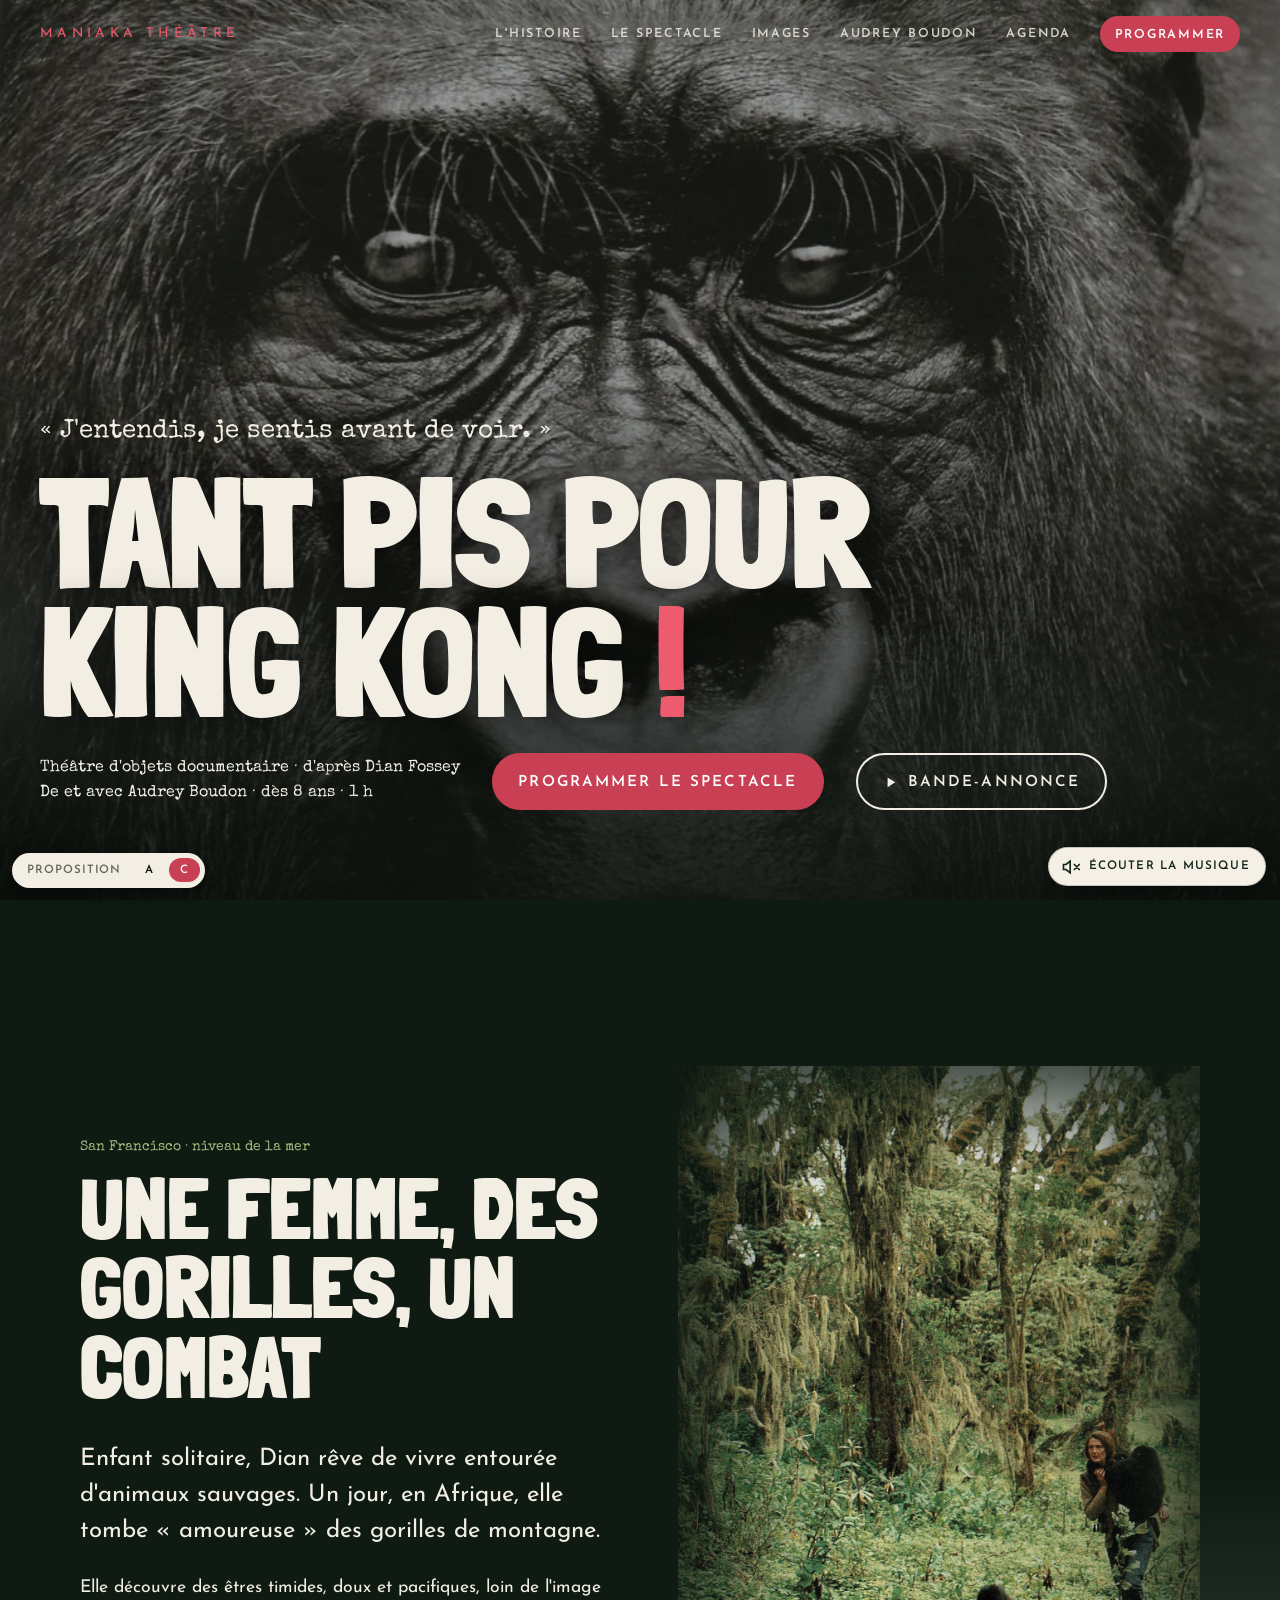
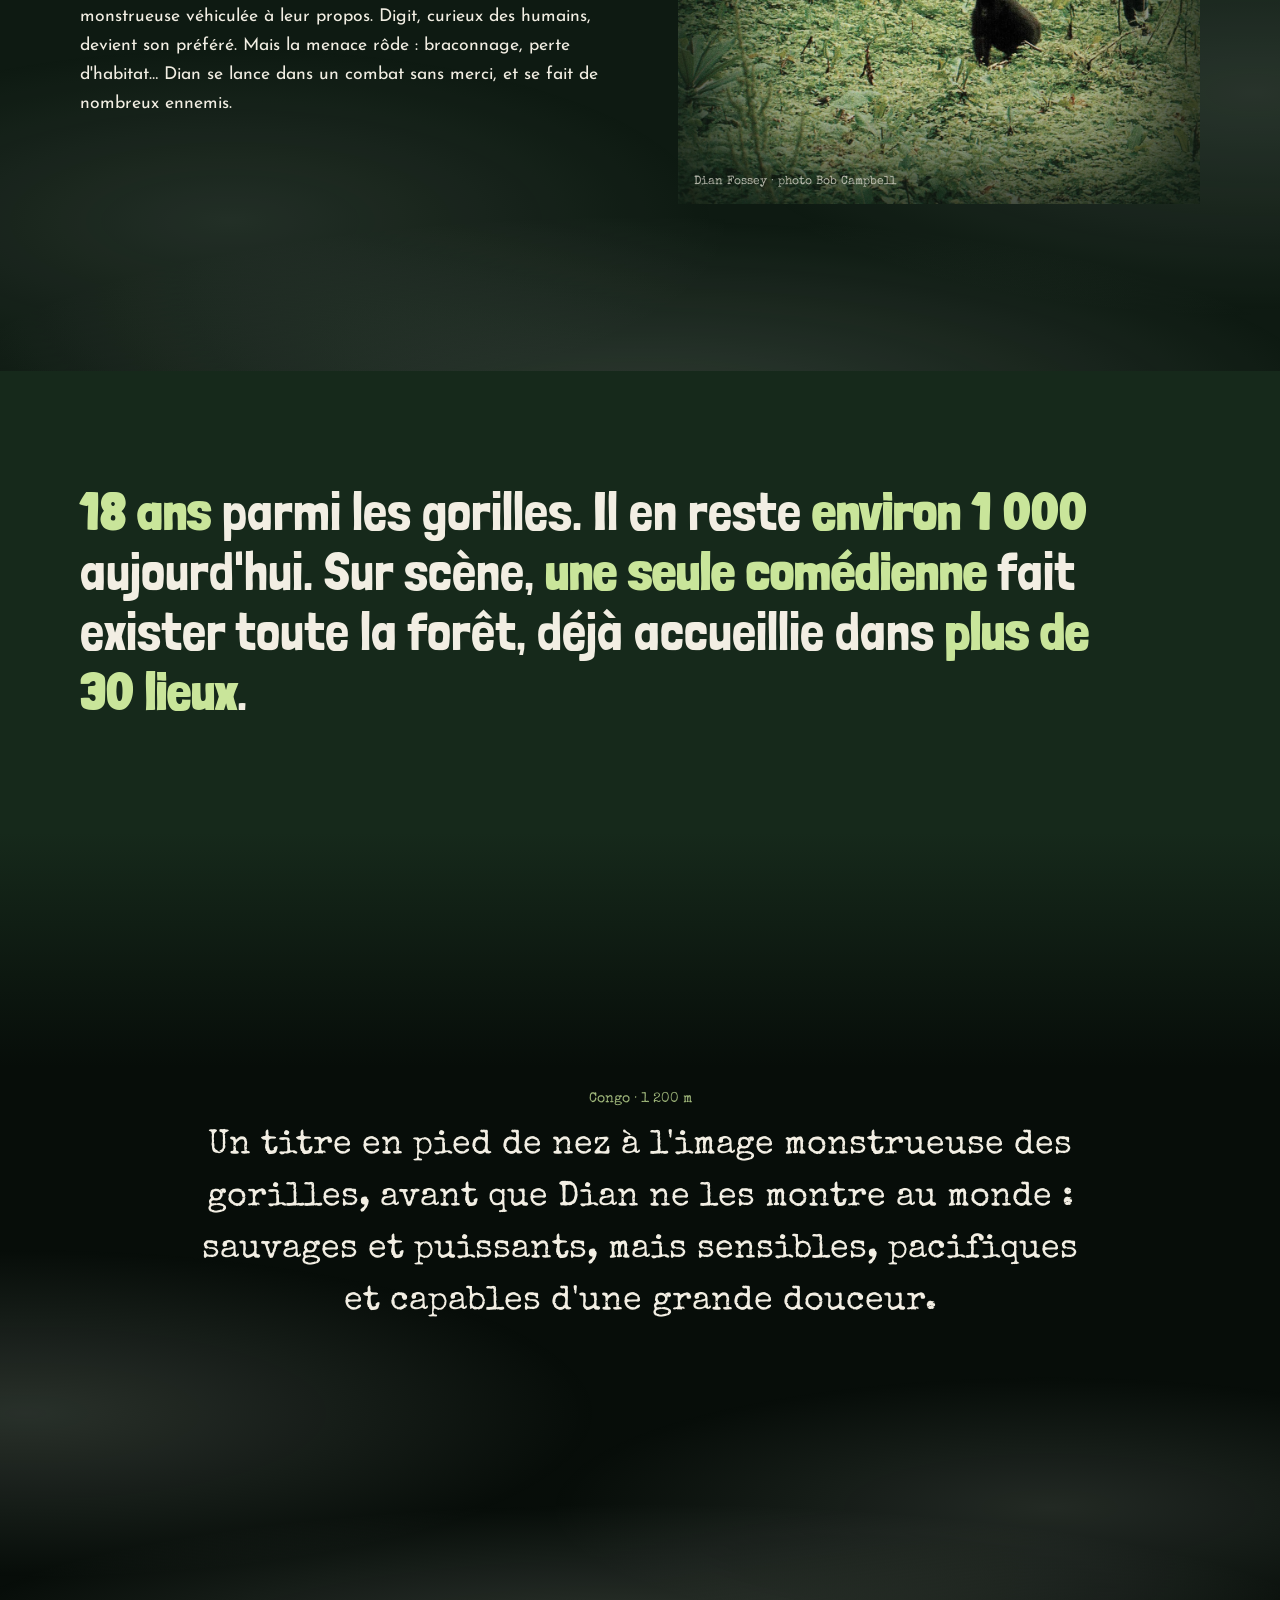
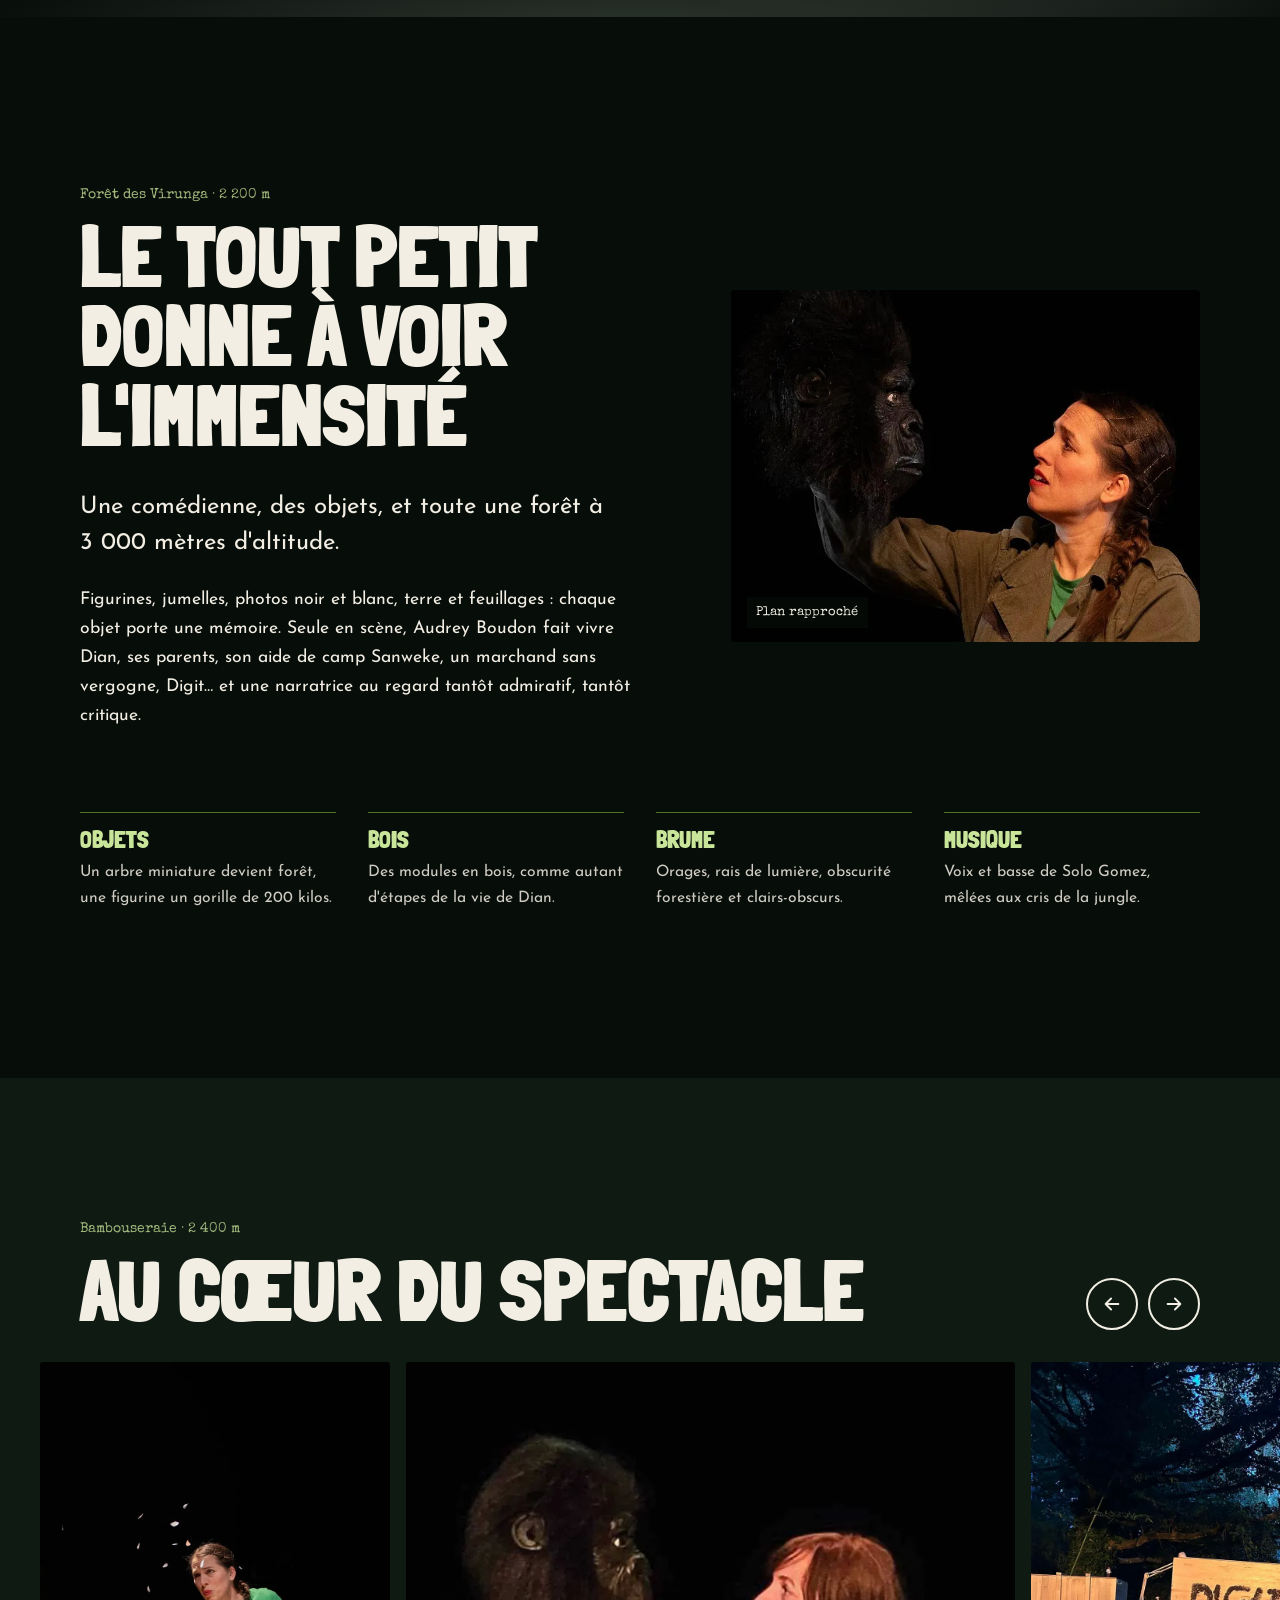
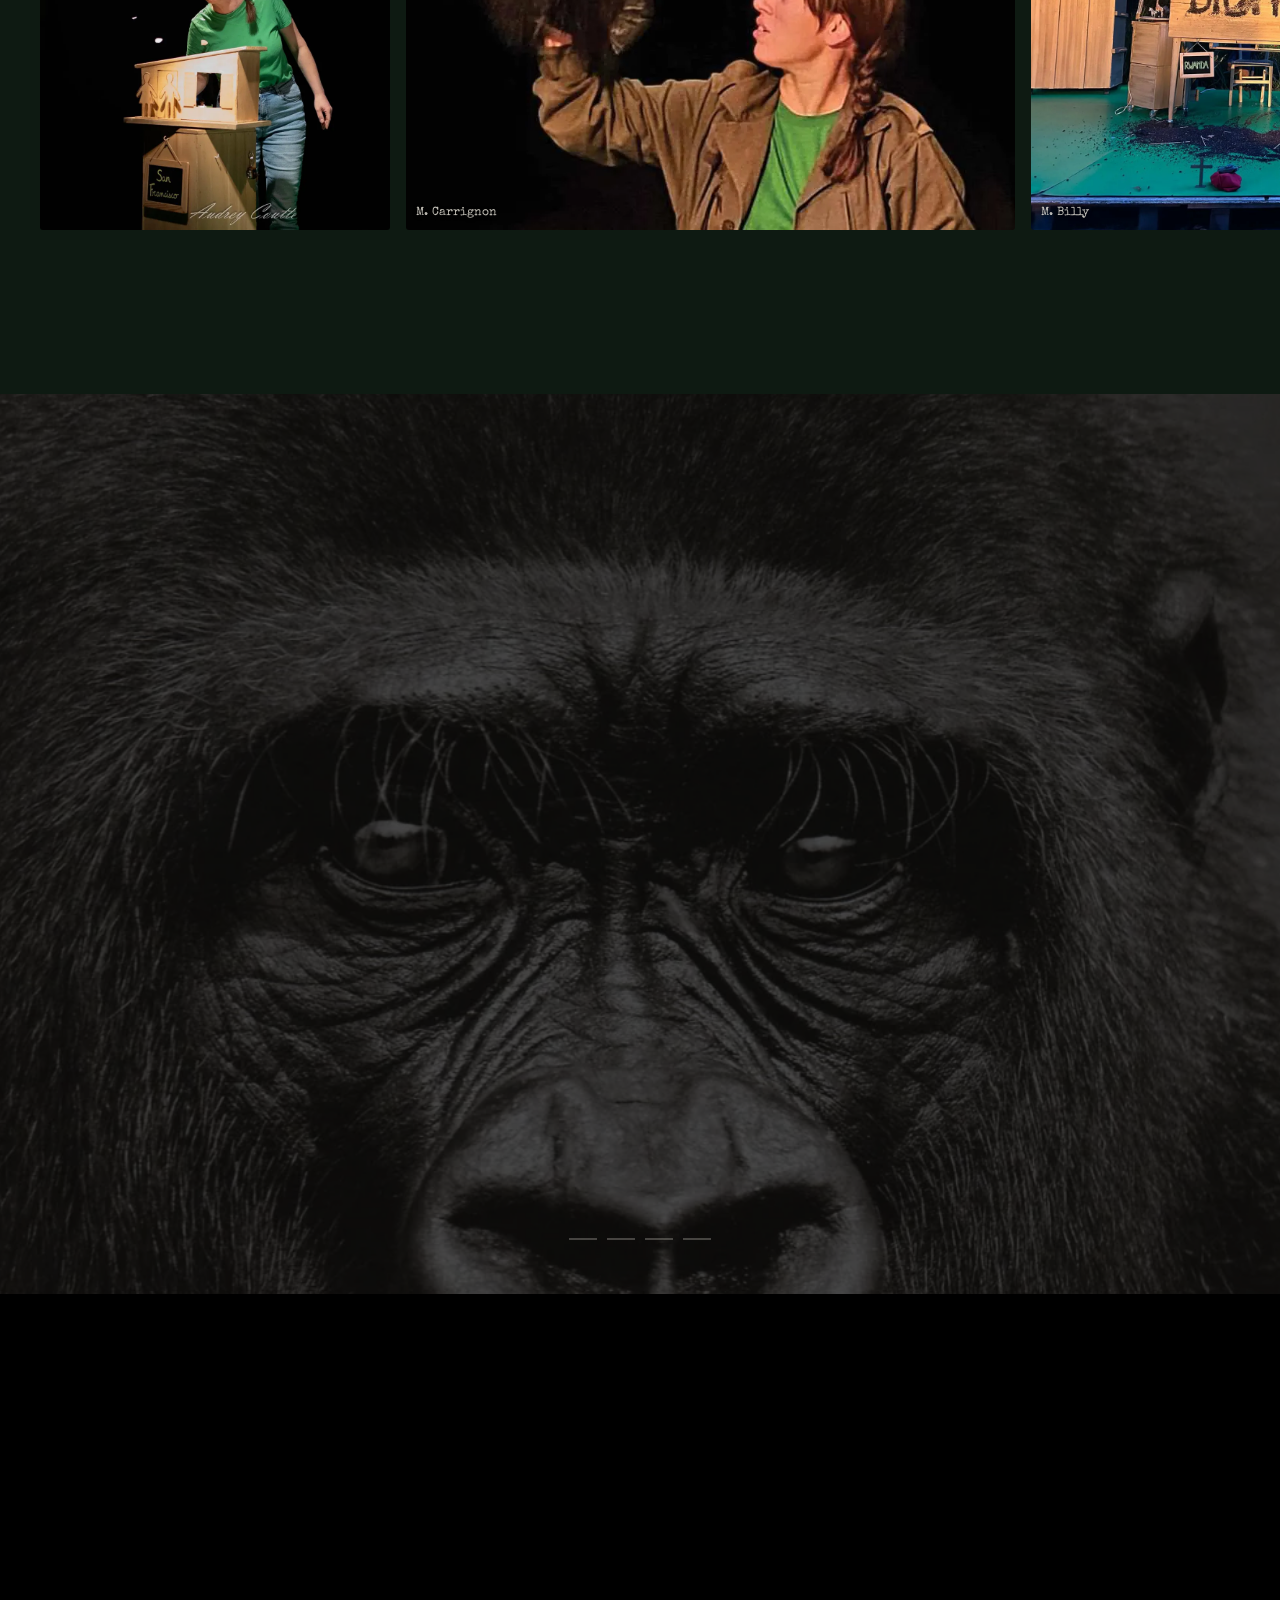
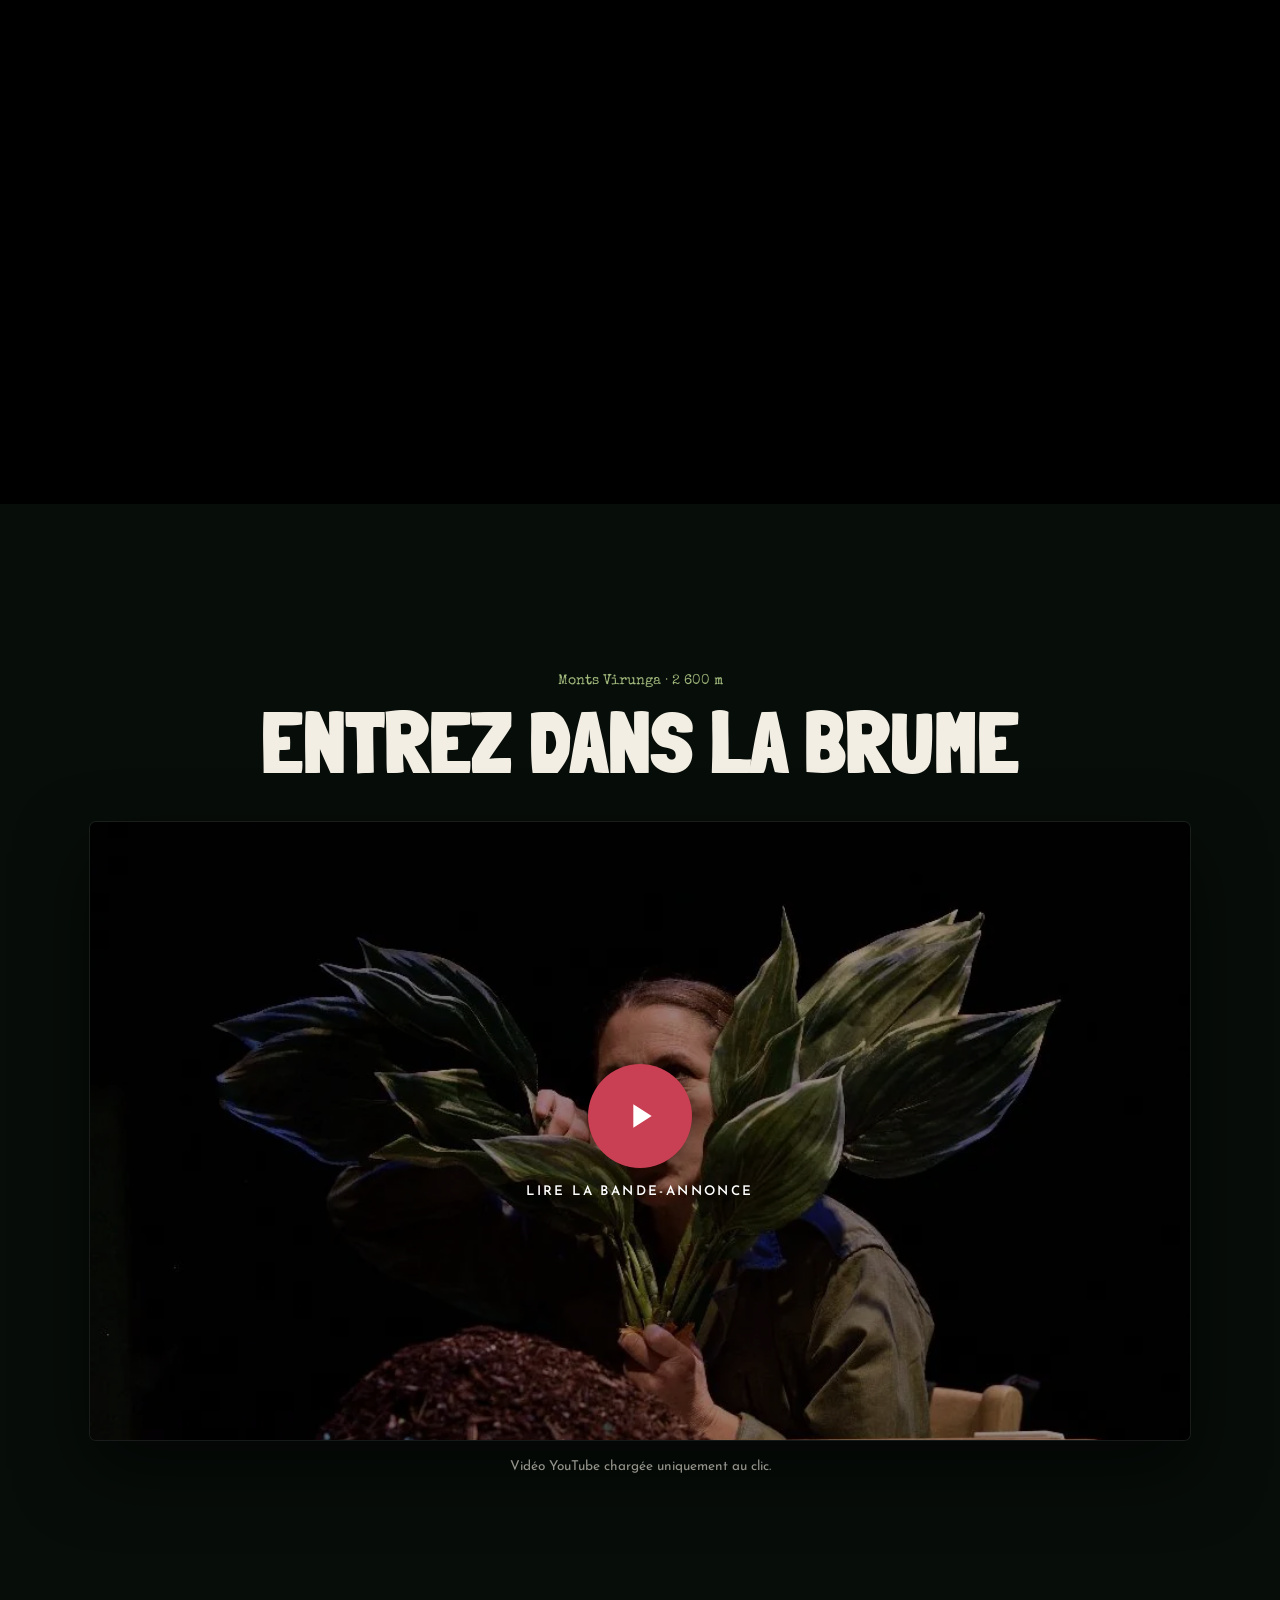
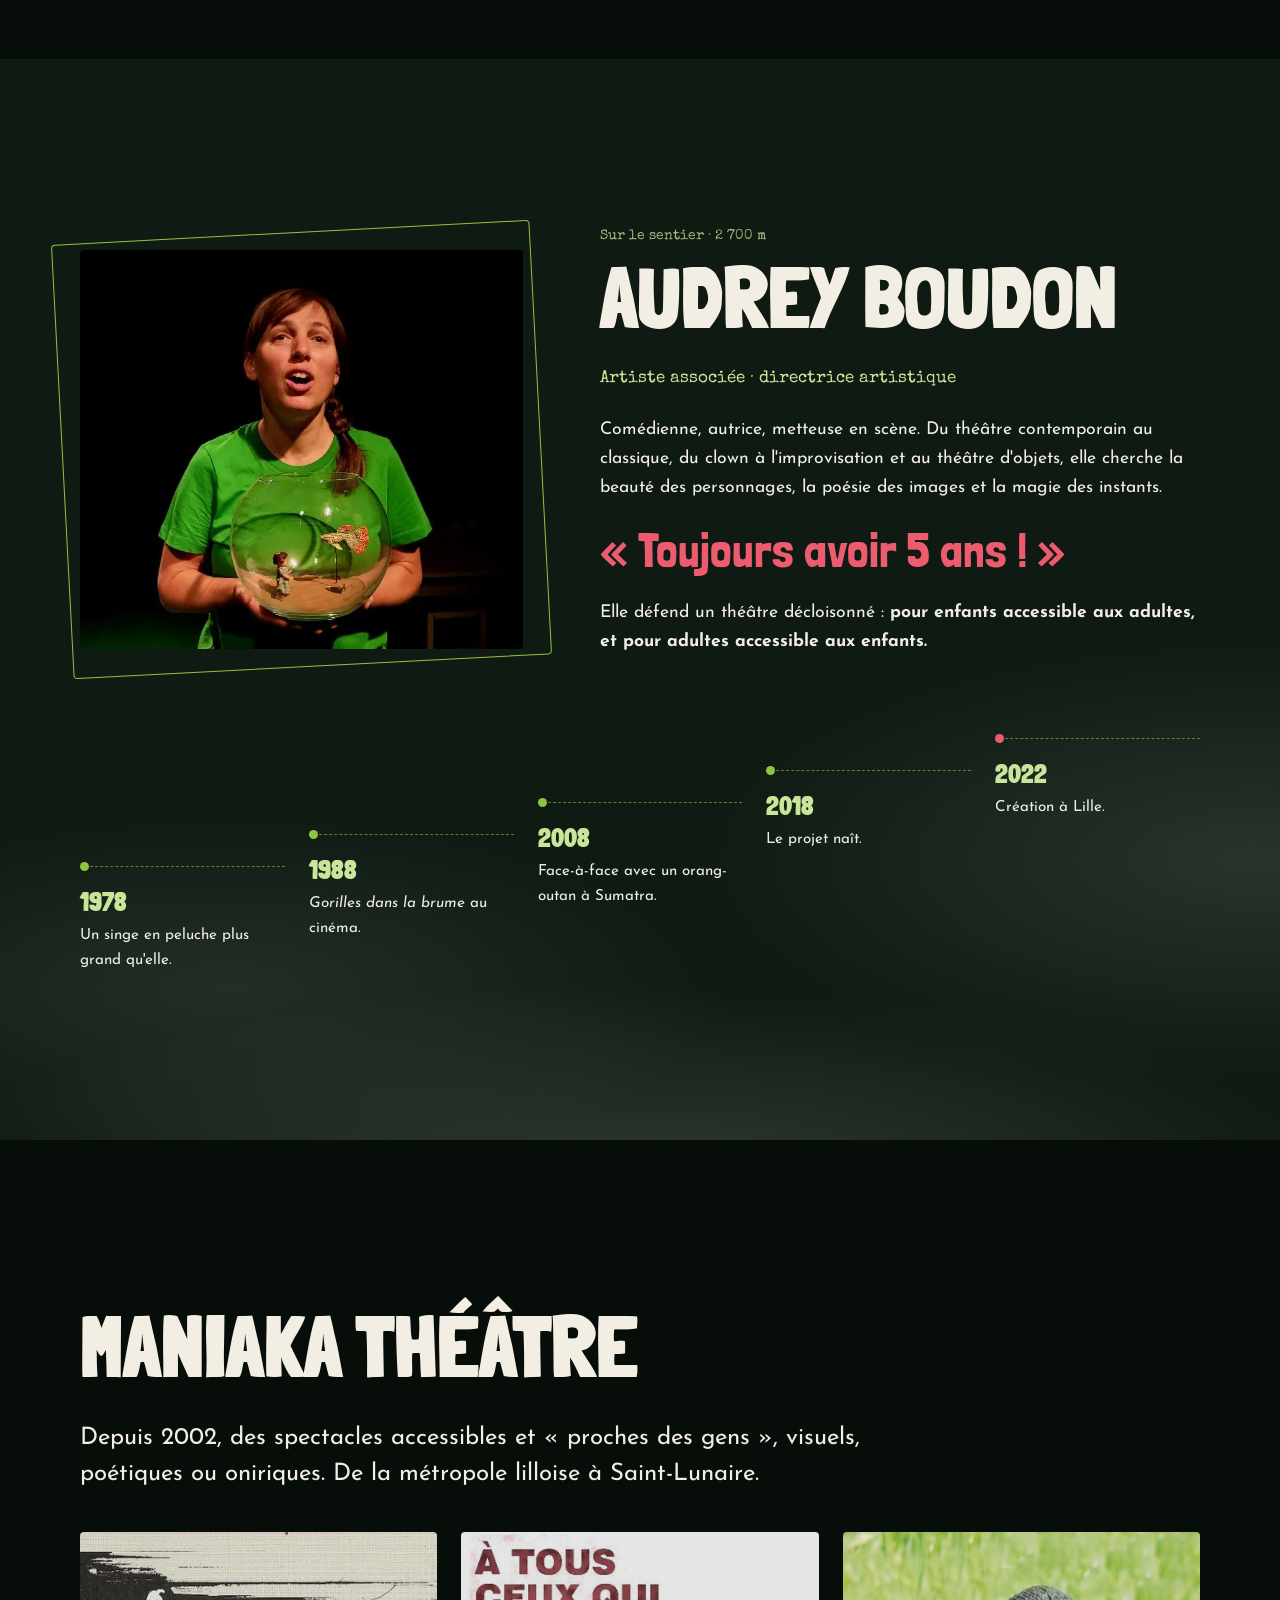
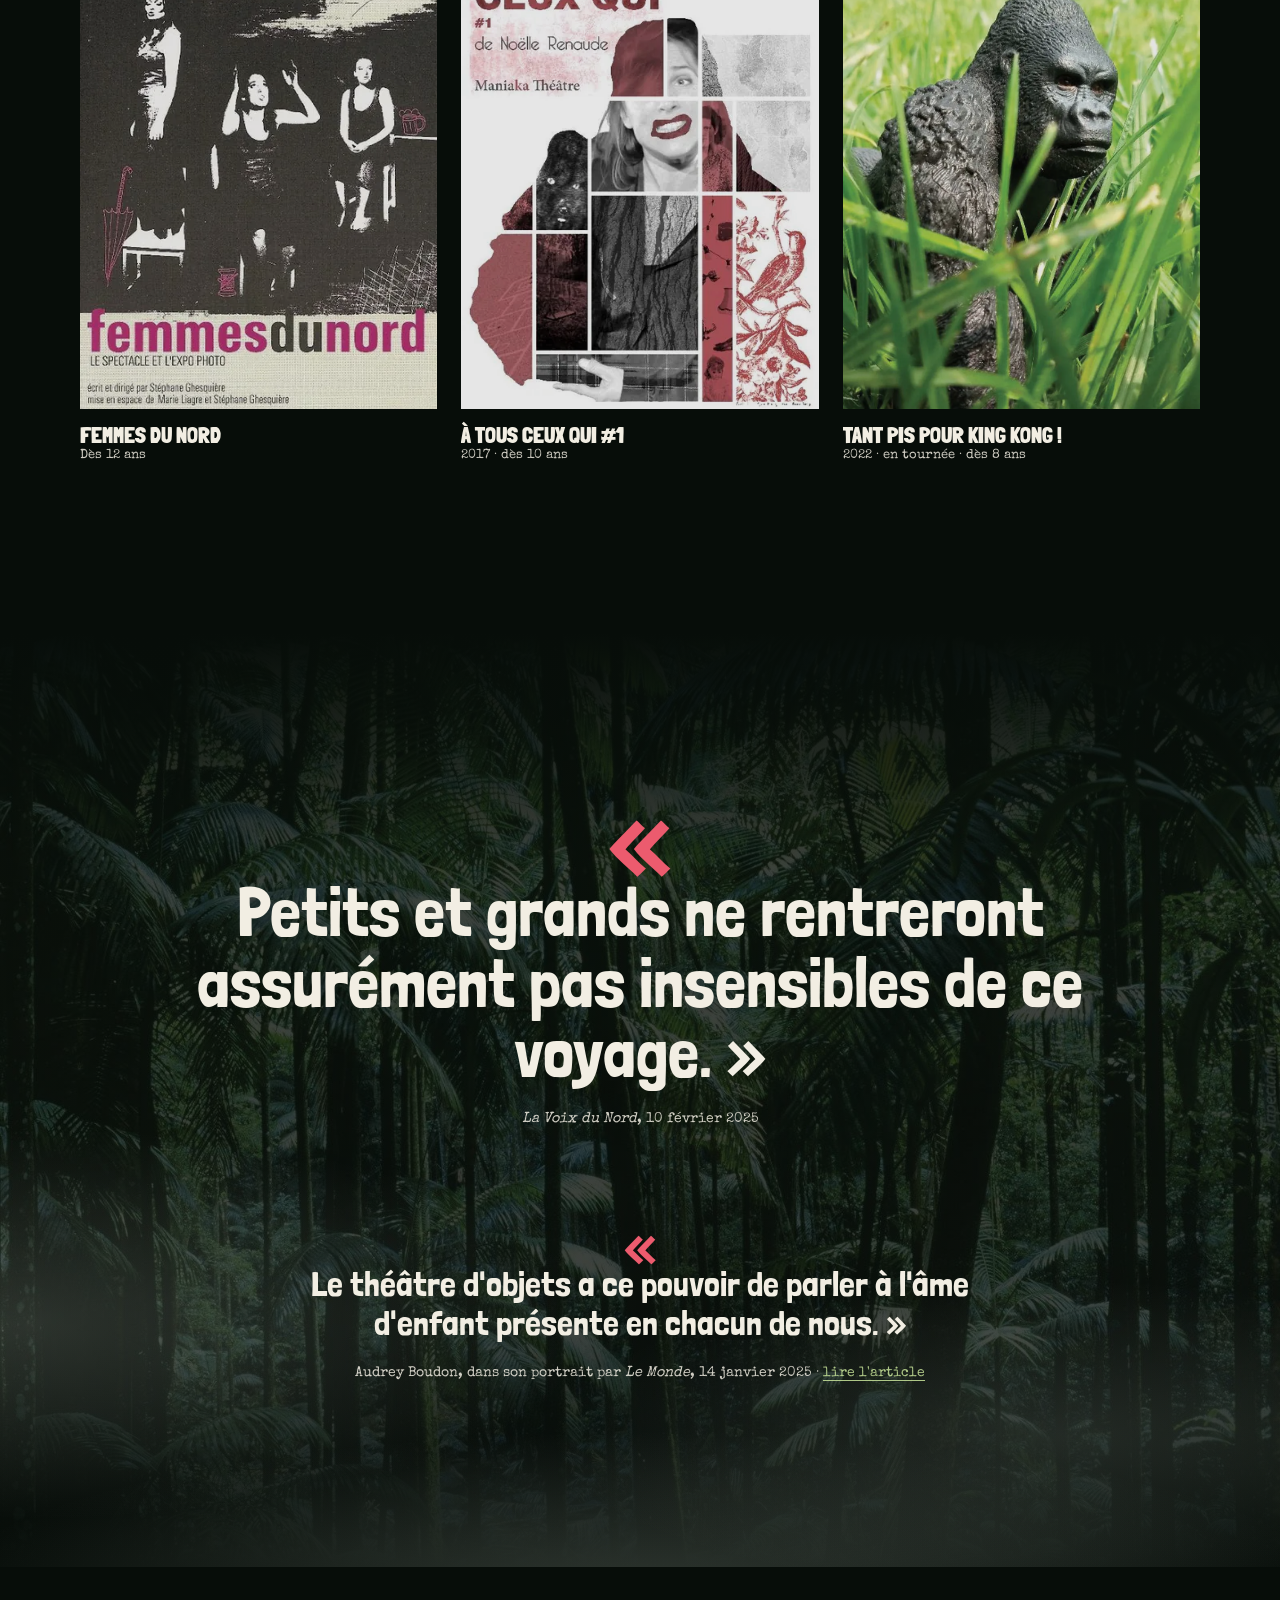
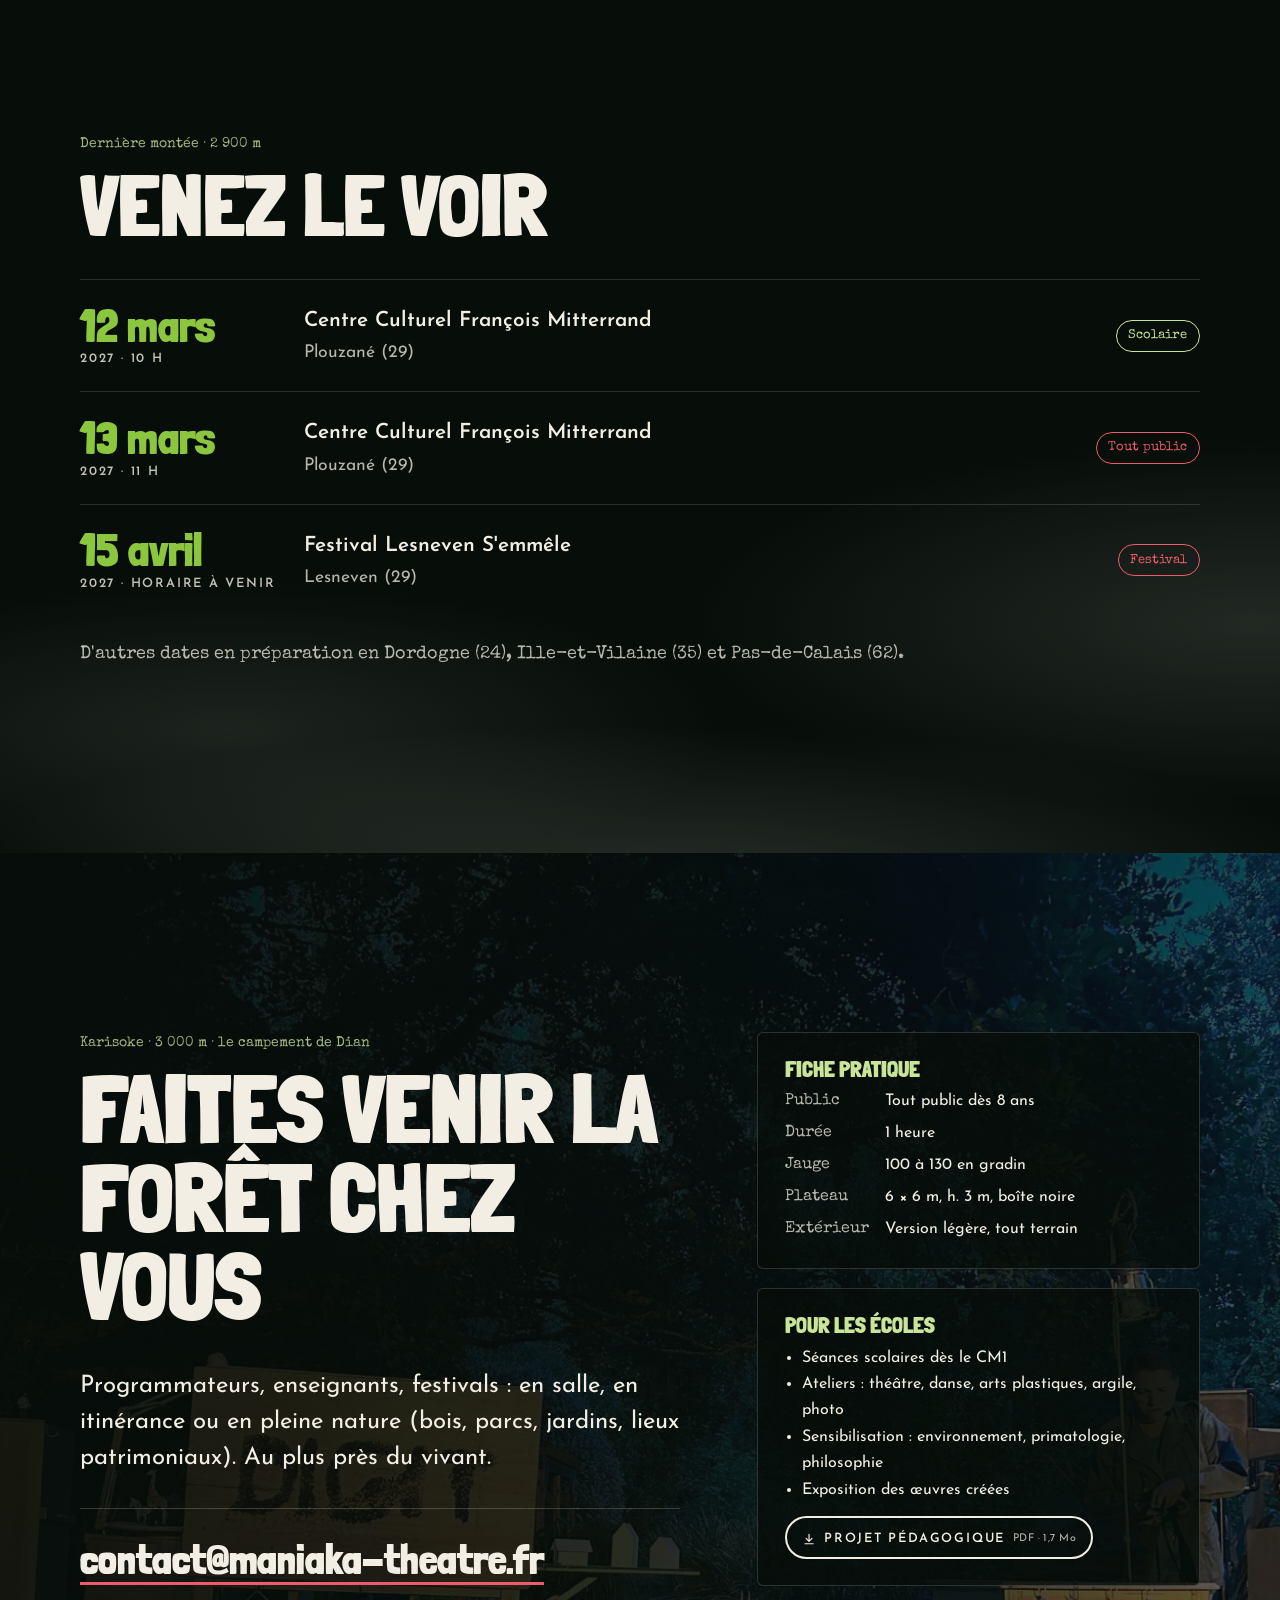
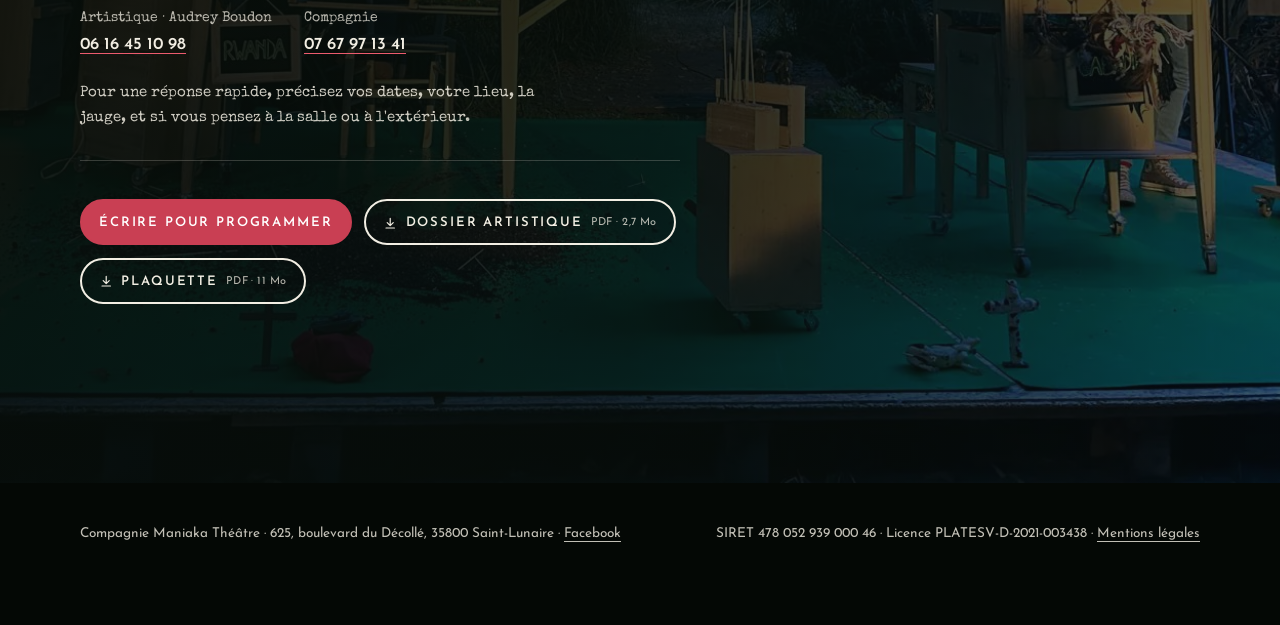
<file: proposition-c/index.html>
<!doctype html>
<html lang="fr">
<head>
<meta charset="utf-8">
<meta name="viewport" content="width=device-width, initial-scale=1">
<title>Tant pis pour King Kong ! — Dans la brume (proposition C)</title>
<!-- VERSION TEST : à retirer lors de la mise en ligne sur maniaka-theatre.fr -->
<meta name="robots" content="noindex, nofollow">
<meta name="description" content="Tant pis pour King Kong !, théâtre d'objets documentaire d'après la vie de Dian Fossey. De et avec Audrey Boudon, Compagnie Maniaka Théâtre.">
<link rel="icon" href="../images/favicon.png" type="image/png">
<link rel="preload" href="../fonts/londrina-solid-black.woff2" as="font" type="font/woff2" crossorigin>
<link rel="preload" href="../images/gorille-portrait-nb.webp" as="image">
<style>
@font-face{font-family:"Londrina Solid";src:url("../fonts/londrina-solid.woff2") format("woff2");font-weight:400;font-display:swap}
@font-face{font-family:"Londrina Solid";src:url("../fonts/londrina-solid-black.woff2") format("woff2");font-weight:900;font-display:swap}
@font-face{font-family:"Josefin Sans";src:url("../fonts/josefin-sans.woff2") format("woff2");font-weight:100 700;font-display:swap}
@font-face{font-family:"Josefin Sans";src:url("../fonts/josefin-sans-italic.woff2") format("woff2");font-weight:100 700;font-style:italic;font-display:swap}
@font-face{font-family:"Special Elite";src:url("../fonts/special-elite.woff2") format("woff2");font-display:swap}

:root{
  --night:#070d09; --deep:#0e1a12; --forest:#16291b; --moss:#2c4a2e; --leaf:#8cc63f; --leaf-l:#c9e59a;
  --paper:#f2eee3; --coral:#ec5b6e; --coral-btn:#c93f53; --coral-d:#b02f45;
  --title:"Londrina Solid","Arial Black",sans-serif; --body:"Josefin Sans","Trebuchet MS",sans-serif; --type:"Special Elite","Courier New",monospace;
  --g:clamp(16px,4vw,40px);
}
*,*::before,*::after{box-sizing:border-box}
html{scroll-behavior:smooth;scroll-padding-top:68px}
body{margin:0;background:var(--night);color:var(--paper);font-family:var(--body);font-size:1.1rem;line-height:1.65;overflow-x:hidden}
img{max-width:100%;height:auto;display:block}
figure{margin:0}
a{color:inherit}
h1,h2,h3{font-family:var(--title);font-weight:900;line-height:.92;margin:0 0 .4em;text-transform:uppercase}
h2{font-size:clamp(2.6rem,7vw,5.4rem)}
h3{font-size:clamp(1.4rem,2.6vw,1.9rem)}
p{margin:0 0 1em}
.wrap{max-width:1200px;margin:0 auto;padding:0 var(--g)}
.role{font-family:var(--type);color:var(--leaf-l);font-size:1.05rem;margin:-.4rem 0 1.4rem}
.lead{font-size:clamp(1.2rem,2.3vw,1.5rem);line-height:1.5}
:focus-visible{outline:3px solid var(--leaf);outline-offset:3px}
.btn{display:inline-flex;align-items:center;gap:.6em;font-family:var(--body);font-weight:600;letter-spacing:.14em;text-transform:uppercase;font-size:.95rem;padding:1em 1.6em .85em;text-decoration:none;border:2px solid var(--paper);color:var(--paper);background:transparent;cursor:pointer;border-radius:99px;transition:background .25s,color .25s,transform .25s}
.btn:hover{background:var(--paper);color:var(--night);transform:translateY(-2px)}
.btn--coral{background:var(--coral-btn);border-color:var(--coral-btn);color:#fff}
.btn--coral:hover{background:var(--coral-d);border-color:var(--coral-d);color:#fff}
.btn small{font-weight:400;letter-spacing:.04em;text-transform:none;opacity:.75}

/* ===== brume animée ===== */
.fog{position:absolute;inset:-10% -30%;pointer-events:none;z-index:1;
  background:radial-gradient(ellipse 40% 25% at 20% 70%,rgba(220,235,220,.16),transparent 70%),radial-gradient(ellipse 35% 20% at 70% 80%,rgba(220,235,220,.13),transparent 70%),radial-gradient(ellipse 50% 22% at 50% 95%,rgba(220,235,220,.2),transparent 70%);
  animation:fog 28s ease-in-out infinite alternate}
.fog--2{animation-duration:40s;animation-direction:alternate-reverse;opacity:.8;transform:scaleX(-1)}
@keyframes fog{from{transform:translateX(-8%)}to{transform:translateX(8%)}}

/* ===== en-tête ===== */
.top{position:fixed;inset:0 0 auto;z-index:50;transition:background .3s}
.top.solid,.top.open{background:rgba(22,41,27,.94);backdrop-filter:blur(8px)}
.top .wrap{display:flex;align-items:center;justify-content:space-between;gap:1rem;height:68px;max-width:1400px}
.brand{letter-spacing:.32em;text-transform:uppercase;font-size:.85rem;color:var(--coral);text-decoration:none;white-space:nowrap}
.top nav{display:flex;align-items:center;gap:1.8rem}
.top nav a{text-decoration:none;text-transform:uppercase;letter-spacing:.14em;font-size:.78rem;font-weight:600;opacity:.85}
.top nav a:hover{opacity:1;color:var(--leaf)}
.top nav a.pill{opacity:1;background:var(--coral-btn);color:#fff;padding:.7em 1.2em .55em;border-radius:99px}
.top nav a.pill:hover{background:var(--coral-d);color:#fff}
.menu-btn,.pill-m{display:none}
@media(max-width:960px){
  .brand{letter-spacing:.18em;font-size:.72rem}
  .top nav{position:fixed;inset:68px 0 auto;flex-direction:column;align-items:stretch;gap:0;background:rgba(22,41,27,.98);padding:.5rem var(--g) 1.5rem;transform:translateY(-110%);visibility:hidden;transition:transform .35s,visibility .35s;z-index:-1;box-shadow:0 20px 40px rgba(0,0,0,.4)}
  .top.open nav{transform:none;visibility:visible}
  .top nav a{padding:1rem 0;font-size:.95rem;border-bottom:1px solid rgba(242,238,227,.12)}
  .top nav a.pill{display:none}
  .pill-m{display:inline-flex;margin-left:auto;font:600 .72rem/1 var(--body);letter-spacing:.12em;text-transform:uppercase;background:var(--coral-btn);color:#fff;text-decoration:none;padding:.75em 1em .6em;border-radius:99px;white-space:nowrap}
  .menu-btn{display:inline-flex;align-items:center;justify-content:center;width:44px;height:44px;border:0;background:transparent;color:var(--paper);cursor:pointer}
  .menu-btn svg{width:26px;height:26px}
}

/* ===== ouverture : la lampe torche ===== */
.hero{position:relative;height:100vh;height:100svh;min-height:600px;overflow:hidden;background:var(--night)}
.hero-img{position:absolute;inset:0;background:url("../images/gorille-portrait-nb.webp") center 50%/cover no-repeat;
  -webkit-mask-image:radial-gradient(circle var(--r,200px) at var(--x,50%) var(--y,28%),#000 0%,rgba(0,0,0,.85) 35%,transparent 100%);
          mask-image:radial-gradient(circle var(--r,200px) at var(--x,50%) var(--y,28%),#000 0%,rgba(0,0,0,.85) 35%,transparent 100%);
  filter:contrast(1.1)}
.hero-dim{position:absolute;inset:0;background:url("../images/gorille-portrait-nb.webp") center 50%/cover no-repeat;opacity:.16}
/* le regard du gorille au-dessus du titre ; sur écran en hauteur, la photo est agrandie pour pouvoir la remonter */
@media(max-aspect-ratio:17/25){.hero-img,.hero-dim{background-size:auto 125%;background-position:center 100%}}
.hero.lit .hero-img{-webkit-mask-image:none;mask-image:none;opacity:.55;transition:opacity 1.6s}
.hero::after{content:"";position:absolute;inset:auto 0 0;height:60%;background:linear-gradient(transparent,rgba(7,13,9,.85));z-index:2;pointer-events:none}
.hero-text{position:absolute;inset:auto 0 0;z-index:3;padding:0 var(--g) clamp(60px,10vh,110px)}
.hero-text .wrap{max-width:1400px;padding:0}
.whisper{font-family:var(--type);font-size:clamp(1.1rem,2.4vw,1.6rem);min-height:1.6em;margin-bottom:1rem;color:var(--paper)}
.whisper span{opacity:0;transition:opacity .8s}
.whisper span.on{opacity:1}
.hero h1{font-size:clamp(3.6rem,12vw,10.5rem);line-height:.84;margin:0;opacity:0;transform:translateY(24px);transition:opacity 1s cubic-bezier(.2,.8,.2,1),transform 1s cubic-bezier(.2,.8,.2,1);text-shadow:0 6px 40px rgba(0,0,0,.6)}
.hero h1 .bang{color:var(--coral)}
.hero-meta{display:flex;flex-wrap:wrap;align-items:center;gap:1rem 2rem;margin-top:1.6rem;opacity:0;transition:opacity .8s .3s}
.hero:not(.ready) .hero-meta{visibility:hidden}
.hero.ready h1{opacity:1;transform:none}
.hero.ready .hero-meta{opacity:1}
.hero-meta p{margin:0;font-family:var(--type);font-size:1rem;line-height:1.6}
/* la lampe torche finit sa course sur « Programmer » */
.hero-meta .btn--coral{position:relative}
.hero-meta .btn--coral.found{animation:found 1.1s cubic-bezier(.2,.8,.2,1)}
@keyframes found{0%{transform:none;filter:none}35%{transform:scale(1.07);filter:brightness(1.25)}100%{transform:none;filter:none}}
.hint{position:absolute;top:calc(68px + 1.6rem);left:50%;transform:translateX(-50%);width:90%;z-index:3;font-family:var(--type);font-size:.9rem;letter-spacing:.03em;opacity:.7;transition:opacity .6s;pointer-events:none;text-align:center}
.hero.lit .hint,.hero.moved .hint{opacity:0}
.hint .touch{display:none}@media(hover:none){.hint .mouse{display:none}.hint .touch{display:inline}}
.skip{position:absolute;right:var(--g);bottom:24px;z-index:4;font-family:var(--type);font-size:.85rem;background:none;border:0;color:var(--paper);opacity:.7;cursor:pointer;text-decoration:underline;text-underline-offset:4px}
.hero.lit .skip{display:none}

/* ===== altimètre (calé sur l'altitude de chaque étape) ===== */
.alti{position:fixed;right:18px;top:50%;transform:translateY(-50%);z-index:40;height:46vh;width:58px;display:flex;flex-direction:column;align-items:center;gap:.6rem;opacity:0;transition:opacity .5s;pointer-events:none}
.alti.show{opacity:1}
.alti .bar{flex:1;width:3px;background:rgba(242,238,227,.18);position:relative;border-radius:3px}
.alti .fill{position:absolute;inset:auto 0 0;height:0;background:linear-gradient(var(--coral),var(--leaf));border-radius:3px;transition:height .4s ease-out}
.alti .val{font-family:var(--type);font-size:.78rem;text-align:center;line-height:1.2;white-space:nowrap}
.alti .val b{display:block;font-family:var(--title);font-size:1.25rem;color:var(--leaf-l)}
@media(max-width:1100px){.alti{display:none}}

/* ===== sections ===== */
.sec{position:relative;padding:clamp(90px,13vw,170px) 0;overflow:hidden}
.sec > .wrap{position:relative;z-index:2}
.stage{display:block;font-family:var(--type);font-size:.85rem;color:var(--leaf-l);opacity:.8;margin-bottom:.6rem}

/* histoire */
.story{background:var(--deep)}
.story-grid{display:grid;grid-template-columns:1fr 1fr;gap:clamp(2rem,6vw,6rem);align-items:center}
.story-grid p{max-width:62ch}
.story figure{position:relative}
.story figure img{width:100%;max-height:82vh;object-fit:cover;filter:saturate(.85)}
.story figure::after{content:"";position:absolute;inset:0;box-shadow:inset 0 0 120px 40px var(--deep)}
.story figcaption{position:absolute;bottom:12px;left:16px;z-index:2;font-family:var(--type);font-size:.75rem;opacity:.7}
@media(max-width:860px){.story-grid{grid-template-columns:1fr}.story figure{max-width:440px;margin:0 auto}}

/* en quelques mots */
.figures{background:var(--forest);padding:clamp(70px,9vw,110px) 0}
.statement{font-family:var(--title);font-weight:400;font-size:clamp(1.8rem,4.2vw,3.4rem);line-height:1.12;max-width:1050px;margin:0}
.statement b{font-weight:900;color:var(--leaf-l)}

/* titre dans la brume */
.title-band{background:var(--night) url("../images/foret-brume.webp") center/cover fixed;text-align:center;padding:clamp(130px,20vw,260px) var(--g)}
.title-band::before{content:"";position:absolute;inset:0;background:linear-gradient(var(--forest),rgba(7,13,9,.55) 30%,rgba(7,13,9,.55) 70%,var(--night))}
.title-band blockquote{position:relative;z-index:2;margin:0 auto;max-width:900px}
.title-band p{font-family:var(--type);font-size:clamp(1.3rem,3vw,2.1rem);line-height:1.55}
@media(hover:none){.title-band{background-attachment:scroll}}

/* théâtre d'objets */
.objects{background:var(--night)}
.obj-grid{display:grid;grid-template-columns:1.1fr .9fr;gap:clamp(2rem,6vw,5rem);align-items:center}
.peek{position:relative;aspect-ratio:4/3;overflow:hidden;border-radius:4px}
.peek img{position:absolute;inset:0;width:100%;height:100%;object-fit:cover;transition:transform 8s ease-out}
.peek:hover img,.peek.is-in img{transform:scale(1.12)}
.peek .label{position:absolute;left:16px;bottom:14px;font-family:var(--type);font-size:.8rem;background:rgba(7,13,9,.7);padding:.3rem .6rem}
.elements{display:grid;grid-template-columns:repeat(4,1fr);gap:2rem;margin-top:4rem}
.el{border-top:1px solid rgba(140,198,63,.55);padding-top:1rem}
.el h3{color:var(--leaf-l);font-size:1.5rem}
.el p{font-size:.98rem;opacity:.85;margin:0}
@media(max-width:900px){.obj-grid{grid-template-columns:1fr}.elements{grid-template-columns:1fr 1fr}}
@media(max-width:520px){.elements{grid-template-columns:1fr}}

/* galerie horizontale */
.reel{background:var(--deep);padding:clamp(80px,11vw,140px) 0}
.reel-track{display:flex;gap:16px;overflow-x:auto;scroll-snap-type:x mandatory;padding:2rem var(--g) 1.5rem;scrollbar-width:thin;scrollbar-color:var(--leaf) transparent}
.reel-track figure{flex:0 0 auto;height:clamp(260px,52vh,520px);scroll-snap-align:center;position:relative}
.reel-track img{height:100%;width:auto;object-fit:cover;border-radius:3px}
.reel-track figcaption{position:absolute;left:10px;bottom:8px;font-family:var(--type);font-size:.72rem;opacity:.8;text-shadow:0 1px 4px #000}
.reel-nav{display:flex;gap:.6rem}
.reel-nav button{width:52px;height:52px;border-radius:50%;border:2px solid var(--paper);background:transparent;color:var(--paper);cursor:pointer;display:flex;align-items:center;justify-content:center}
.reel-nav button:hover{background:var(--paper);color:var(--night)}
.reel-head{display:flex;justify-content:space-between;align-items:end;gap:1rem;flex-wrap:wrap}

/* questions */
/* questions : un seul écran, les questions se succèdent au défilement */
.asks{background:#000;position:relative}
.asks-bg{position:absolute;inset:0;background:url("../images/gorille-portrait-nb.webp") center 30%/cover;opacity:.3}
.ask{min-height:45vh;display:flex;align-items:center;justify-content:center;text-align:center;padding:0 var(--g);position:relative;z-index:2}
.ask p{font-family:var(--title);font-weight:900;text-transform:uppercase;font-size:clamp(2rem,6vw,4.8rem);line-height:.98;max-width:1000px;margin:0}
.ask p em{font-style:normal;color:var(--coral)}
.asks.pinned{height:190vh}
.asks.pinned .asks-stage{position:sticky;top:0;height:100vh;height:100svh;overflow:hidden}
.asks.pinned .asks-bg{transform:scale(1.04);transition:transform 1.2s cubic-bezier(.2,.8,.2,1)}
.asks.pinned .asks-stage[data-q="1"] .asks-bg{transform:scale(1.1) translateX(-1%)}
.asks.pinned .asks-stage[data-q="2"] .asks-bg{transform:scale(1.16) translateX(1%)}
.asks.pinned .asks-stage[data-q="3"] .asks-bg{transform:scale(1.22)}
.asks.pinned .ask{position:absolute;inset:0;min-height:0}
.asks.pinned .ask p{opacity:0;filter:blur(12px);transform:translateY(30px);transition:opacity .7s,filter .9s cubic-bezier(.2,.8,.2,1),transform .9s cubic-bezier(.2,.8,.2,1)}
.asks.pinned .ask.on p{opacity:1;filter:none;transform:none}
.asks-count{position:absolute;left:50%;bottom:clamp(28px,6vh,56px);transform:translateX(-50%);z-index:3;display:none;gap:10px}
.asks.pinned .asks-count{display:flex}
.asks-count i{width:28px;height:2px;background:rgba(242,238,227,.25);transition:background .5s}
.asks-count i.on{background:var(--coral)}

/* vidéo */
.film{background:var(--night);text-align:center}
.video{position:relative;aspect-ratio:16/9;background:#000;overflow:hidden;max-width:1100px;margin:2.5rem auto 0;border-radius:6px;box-shadow:0 0 0 1px rgba(255,255,255,.08),0 30px 70px rgba(0,0,0,.55)}
.video img{width:100%;height:100%;object-fit:cover;opacity:.6;transition:opacity .4s,transform 1s}
.video:hover img{opacity:.8;transform:scale(1.03)}
.video button{position:absolute;inset:0;z-index:2;width:100%;border:0;background:transparent;cursor:pointer;color:#fff;font-family:var(--body);letter-spacing:.18em;text-transform:uppercase;font-weight:600;display:flex;flex-direction:column;align-items:center;justify-content:center;gap:1.1rem}
.video .play{width:104px;height:104px;border-radius:50%;background:var(--coral-btn);display:flex;align-items:center;justify-content:center;box-shadow:0 10px 30px rgba(0,0,0,.45);transition:transform .25s}
.video button:hover .play{transform:scale(1.08)}
.video iframe{position:absolute;inset:0;width:100%;height:100%;border:0}
.film .note{font-size:.85rem;opacity:.6;margin-top:1rem}

/* audrey */
.artist{background:var(--deep)}
.artist-grid{display:grid;grid-template-columns:.85fr 1.15fr;gap:clamp(2rem,6vw,5rem);align-items:center}
.artist figure{position:relative}
.artist figure img{width:100%;border-radius:4px}
/* la photo se révèle comme un tirage dans le bac du labo */
.artist figure.rv{opacity:1;transform:none}
.artist figure.rv img{filter:grayscale(1) brightness(.18) contrast(1.3);transition:filter 2.6s cubic-bezier(.2,.8,.2,1) .2s}
.artist figure.rv.is-in img{filter:none}
.artist figure .ring{position:absolute;inset:-18px;border:1px solid var(--leaf);border-radius:4px;transform:rotate(-3deg);pointer-events:none;opacity:0;transition:opacity 1.2s 1.8s}
.artist figure.is-in .ring{opacity:1}
.motto{font-family:var(--title);font-size:clamp(2rem,4vw,3rem);color:var(--coral);line-height:1;margin:1.5rem 0}
/* le fil d'une passion : un sentier qui monte */
.path{display:grid;grid-template-columns:repeat(5,1fr);gap:1.5rem;margin-top:4rem;align-items:start}
.path div{position:relative;border-top:1px dashed rgba(140,198,63,.6);padding-top:.9rem;font-size:.95rem;opacity:.9}
.path div::before{content:"";position:absolute;left:0;top:-5px;width:9px;height:9px;border-radius:50%;background:var(--leaf)}
.path div:nth-child(1){margin-top:8rem}.path div:nth-child(2){margin-top:6rem}.path div:nth-child(3){margin-top:4rem}.path div:nth-child(4){margin-top:2rem}
.path div:last-child::before{background:var(--coral)}
.path b{display:block;font-family:var(--title);font-size:1.6rem;color:var(--leaf-l)}
@media(max-width:900px){.artist-grid{grid-template-columns:1fr}.artist figure{max-width:420px}.artist figure .ring{display:none}.path{grid-template-columns:1fr 1fr}.path div:nth-child(n){margin-top:0}}

/* compagnie */
.company{background:var(--night)}
.posters{display:grid;grid-template-columns:repeat(3,1fr);gap:1.5rem;margin-top:2.5rem}
.poster{position:relative;overflow:hidden;border-radius:4px}
/* les affiches s'allument une à une, comme des lanternes */
.poster img{width:100%;aspect-ratio:3/4;object-fit:cover;filter:brightness(.22) saturate(.2);transition:filter 1.8s cubic-bezier(.2,.8,.2,1),transform .8s}
.poster.is-in img{filter:brightness(.9) saturate(.9)}
.poster:nth-child(2) img{transition-delay:.35s,0s}.poster:nth-child(3) img{transition-delay:.7s,0s}
.poster:hover img{filter:none;transform:scale(1.06);transition-delay:0s}
.poster div{padding:1rem 0 0}
.poster h3{font-size:1.4rem;margin:0}
.poster p{margin:0;font-family:var(--type);font-size:.82rem;opacity:.85}
@media(max-width:860px){.posters{grid-template-columns:1fr;max-width:400px}}

/* presse */
/* presse : les mots sortent de la brume */
.press{background:var(--night) url("../images/jungle.webp") center/cover;text-align:center}
.press::before{content:"";position:absolute;inset:0;background:linear-gradient(var(--night),rgba(7,13,9,.78) 25%,rgba(7,13,9,.78) 75%,var(--night))}
.quotes{display:grid;gap:clamp(3rem,7vw,5rem);justify-items:center}
.quote{max-width:980px}
.quote blockquote{margin:0 0 1.2rem;font-family:var(--title);font-size:clamp(2.2rem,5.4vw,4.4rem);line-height:1.02}
.quote blockquote::before{content:"«";display:block;font-size:1.6em;line-height:.7;color:var(--coral)}
.quote--small{max-width:720px}
.quote--small blockquote{font-size:clamp(1.5rem,3vw,2.2rem);line-height:1.1}
.quote .src{font-family:var(--type);font-size:.9rem;opacity:.85}
.quote a{color:var(--leaf-l);text-underline-offset:4px}
.press .rv{filter:blur(14px);transition:opacity 1.4s,transform 1.4s cubic-bezier(.2,.8,.2,1),filter 1.6s cubic-bezier(.2,.8,.2,1)}
.press .rv.is-in{filter:none}

/* agenda */
.agenda{background:var(--night)}
.dates{list-style:none;margin:2rem 0 0;padding:0}
.date{display:grid;grid-template-columns:200px 1fr auto;gap:1.5rem;align-items:center;padding:1.5rem 0;border-top:1px solid rgba(242,238,227,.15);transition:background .3s,padding .3s}
.date:hover{background:rgba(140,198,63,.07);padding-left:1rem;padding-right:1rem}
.date-d{font-family:var(--title);font-weight:900;font-size:2.8rem;line-height:.9;color:var(--leaf)}
.date-d small{display:block;font-family:var(--body);font-weight:600;font-size:.8rem;letter-spacing:.14em;text-transform:uppercase;color:var(--paper);opacity:.8;margin-top:.4rem}
.date strong{display:block;font-size:1.3rem;font-weight:600}
.date div span{opacity:.75}
.tag{font-family:var(--type);font-size:.8rem;border:1px solid currentColor;padding:.35em .9em;border-radius:99px;white-space:nowrap}
.tag--sco{color:var(--leaf-l)}.tag--tp{color:var(--coral)}
.dates-empty{font-family:var(--type);font-size:1.1rem;padding:1.5rem 0;border-top:1px solid rgba(242,238,227,.15)}
.dates-more{font-family:var(--type);opacity:.75;margin-top:1.5rem}
@media(max-width:640px){.date{grid-template-columns:1fr;gap:.4rem}.tag{justify-self:start}}

/* ===== sommet : programmer + contact ===== */
.summit{background:var(--moss) url("../images/scene-digit-exterieur.webp") center/cover;padding:clamp(100px,14vw,180px) 0}
.summit::before{content:"";position:absolute;inset:0;background:linear-gradient(100deg,rgba(7,13,9,.95) 0%,rgba(7,13,9,.86) 55%,rgba(7,13,9,.6) 100%)}
/* au sommet, on sort de la brume */
.summit-fog{position:absolute;inset:-20% -10%;z-index:3;pointer-events:none;
  background:radial-gradient(ellipse 60% 45% at 30% 40%,rgba(225,235,225,.55),transparent 70%),radial-gradient(ellipse 55% 50% at 75% 60%,rgba(225,235,225,.5),transparent 72%),radial-gradient(ellipse 80% 40% at 50% 100%,rgba(225,235,225,.45),transparent 70%);
  filter:blur(20px);transition:opacity 2.4s cubic-bezier(.2,.8,.2,1),transform 3s cubic-bezier(.2,.8,.2,1)}
.summit.clear .summit-fog{opacity:0;transform:translateY(-12%) scale(1.15)}
.summit-grid{display:grid;grid-template-columns:1.15fr .85fr;gap:clamp(2rem,6vw,5rem);align-items:start}
.summit h2{font-size:clamp(2.8rem,7.5vw,6rem)}
.reach{margin:2rem 0 2.4rem;padding:1.8rem 0;border-top:1px solid rgba(242,238,227,.2);border-bottom:1px solid rgba(242,238,227,.2)}
.reach .mail{display:inline-block;font-family:var(--title);font-weight:900;font-size:clamp(1.6rem,3.6vw,2.6rem);line-height:1.1;color:var(--paper);text-decoration:underline;text-decoration-color:var(--coral);text-decoration-thickness:3px;text-underline-offset:8px;word-break:break-word}
.reach .mail:hover{color:var(--leaf-l)}
.reach .phones{display:flex;flex-wrap:wrap;gap:.6rem 2rem;margin-top:1.4rem;font-size:1.05rem}
.reach .phones a{text-decoration-color:var(--coral);text-underline-offset:4px;font-weight:600}
.reach .phones span{opacity:.75;font-family:var(--type);font-size:.9rem;display:block}
.reach .ask-for{font-family:var(--type);font-size:.95rem;opacity:.85;margin:1.4rem 0 0;max-width:52ch}
.dl{display:flex;flex-wrap:wrap;gap:.8rem}
.dl .btn{font-size:.82rem;padding:.85em 1.3em .7em}
.card{background:rgba(7,13,9,.78);border:1px solid rgba(242,238,227,.16);padding:1.6rem 1.7rem;border-radius:6px;margin-bottom:1.2rem}
.card h3{color:var(--leaf-l);font-size:1.4rem}
.card dl{display:grid;grid-template-columns:auto 1fr;gap:.35rem 1rem;margin:0;font-size:1rem}
.card dt{font-family:var(--type);opacity:.75}
.card dd{margin:0}
.card ul{margin:0;padding-left:1.1rem;font-size:1rem}
.card p{font-size:1rem;margin:.8rem 0 0}
@media(max-width:900px){.summit-grid{grid-template-columns:1fr}}

footer{background:#040805;font-size:.85rem;padding:2.5rem 0 5rem}
footer .wrap{display:flex;flex-wrap:wrap;justify-content:space-between;gap:1rem 2rem;opacity:.8}
footer p{margin:0}
footer a{text-underline-offset:4px}

/* apparitions */
.rv{opacity:0;transform:translateY(30px);transition:opacity 1s,transform 1s}
.rv.is-in{opacity:1;transform:none}
@media (prefers-reduced-motion:reduce){*{animation:none!important;transition:none!important}.rv{opacity:1;transform:none}.summit-fog{display:none}}

/* bandeau de comparaison (à retirer à la mise en ligne définitive) */
.compare{position:fixed;left:12px;bottom:12px;z-index:90;background:var(--paper);color:var(--night);font:600 .72rem/1 var(--body);letter-spacing:.08em;text-transform:uppercase;display:flex;align-items:center;gap:.2rem;padding:.35rem;border-radius:99px;box-shadow:0 6px 20px rgba(0,0,0,.45)}
.compare span{padding:.45rem .6rem .35rem;opacity:.6}
.compare a{text-decoration:none;padding:.45rem .7rem .35rem;border-radius:99px}
.compare a[aria-current]{background:var(--coral-btn);color:#fff}
@media(max-width:560px){.compare span{display:none}}
::selection{background:var(--leaf);color:var(--night)}
html{scrollbar-color:var(--moss) var(--night);caret-color:var(--leaf)}
.ico{width:1.1em;height:1.1em;flex:none;vertical-align:-.15em}
.reel-nav .ico{width:22px;height:22px}
</style>
</head>
<body>

<header class="top">
  <div class="wrap">
    <a class="brand" href="#">Maniaka Théâtre</a>
    <a class="pill-m" href="#programmer">Programmer</a>
    <button class="menu-btn" type="button" aria-expanded="false" aria-controls="menu" aria-label="Ouvrir le menu"><svg viewBox="0 0 24 24" fill="none" stroke="currentColor" stroke-width="2" stroke-linecap="round" aria-hidden="true"><path d="M4 7h16M4 12h16M4 17h16"/></svg></button>
    <nav id="menu" aria-label="Menu">
      <a href="#histoire">L'histoire</a><a href="#objets">Le spectacle</a><a href="#images">Images</a><a href="#audrey">Audrey Boudon</a><a href="#agenda">Agenda</a><a class="pill" href="#programmer">Programmer</a>
    </nav>
  </div>
</header>

<div class="alti" aria-hidden="true"><div class="val"><b>3 000</b>m</div><div class="bar"><div class="fill"></div></div><div class="val"><b id="alt-now">0</b>m</div></div>

<main>
<!-- ============ OUVERTURE : LAMPE TORCHE ============ -->
<section class="hero" id="hero" aria-label="Tant pis pour King Kong !" data-alt="0">
  <div class="hero-dim"></div>
  <div class="hero-img" role="img" aria-label="Portrait en noir et blanc d'un gorille des montagnes"></div>
  <div class="fog"></div>
  <p class="hint"><span class="mouse">Bougez la souris…</span><span class="touch">Dans la pénombre…</span> quelqu'un vous observe</p>
  <div class="hero-text">
    <div class="wrap">
      <p class="whisper"><span>« J'entendis,</span> <span>je sentis</span> <span>avant de voir.&nbsp;»</span></p>
      <h1>Tant pis pour King&nbsp;Kong<span class="bang">&nbsp;!</span></h1>
      <div class="hero-meta">
        <p>Théâtre d'objets documentaire · d'après Dian Fossey<br>De et avec Audrey Boudon · dès 8 ans · 1 h</p>
        <a class="btn btn--coral" href="#programmer">Programmer le spectacle</a>
        <a class="btn" href="#film"><svg class="ico" viewBox="0 0 24 24" fill="currentColor" aria-hidden="true"><path d="M8 5v14l11-7z"/></svg> Bande-annonce</a>
      </div>
    </div>
  </div>
  <button class="skip" type="button">Allumer la lumière</button>
</section>

<!-- ============ L'HISTOIRE · 0 m ============ -->
<section class="sec story" id="histoire" data-alt="0">
  <div class="fog fog--2"></div>
  <div class="wrap story-grid">
    <div class="rv">
      <span class="stage">San Francisco · niveau de la mer</span>
      <h2>Une femme, des gorilles, un combat</h2>
      <p class="lead">Enfant solitaire, Dian rêve de vivre entourée d'animaux sauvages. Un jour, en Afrique, elle tombe «&nbsp;amoureuse&nbsp;» des gorilles de montagne.</p>
      <p>Elle découvre des êtres timides, doux et pacifiques, loin de l'image monstrueuse véhiculée à leur propos. Digit, curieux des humains, devient son préféré. Mais la menace rôde&nbsp;: braconnage, perte d'habitat… Dian se lance dans un combat sans merci, et se fait de nombreux ennemis.</p>
    </div>
    <figure class="rv"><img src="../images/dian-fossey-portrait.webp" width="1258" height="1800" loading="lazy" alt="Dian Fossey dans la forêt avec de jeunes gorilles"><figcaption>Dian Fossey · photo Bob Campbell</figcaption></figure>
  </div>
</section>

<section class="figures" aria-label="En quelques mots" data-alt="500">
  <div class="wrap">
    <p class="statement rv"><b>18&nbsp;ans</b> parmi les gorilles. Il en reste <b>environ 1&nbsp;000</b> aujourd'hui. Sur scène, <b>une seule comédienne</b> fait exister toute la forêt, déjà accueillie dans <b>plus de 30&nbsp;lieux</b>.</p>
  </div>
</section>

<!-- ============ LE TITRE · 1 200 m ============ -->
<section class="sec title-band" data-alt="1200" aria-label="Le titre">
  <div class="fog"></div>
  <blockquote class="rv">
    <span class="stage" style="text-align:center">Congo · 1 200 m</span>
    <p>Un titre en pied de nez à l'image monstrueuse des gorilles, avant que Dian ne les montre au monde&nbsp;: sauvages et puissants, mais sensibles, pacifiques et capables d'une grande douceur.</p>
  </blockquote>
</section>

<!-- ============ LE SPECTACLE · 2 200 m ============ -->
<section class="sec objects" id="objets" data-alt="2200">
  <div class="wrap">
    <div class="obj-grid">
      <div class="rv">
        <span class="stage">Forêt des Virunga · 2 200 m</span>
        <h2>Le tout petit donne à voir l'immensité</h2>
        <p class="lead">Une comédienne, des objets, et toute une forêt à 3&nbsp;000 mètres d'altitude.</p>
        <p>Figurines, jumelles, photos noir et blanc, terre et feuillages&nbsp;: chaque objet porte une mémoire. Seule en scène, Audrey Boudon fait vivre Dian, ses parents, son aide de camp Sanweke, un marchand sans vergogne, Digit… et une narratrice au regard tantôt admiratif, tantôt critique.</p>
      </div>
      <div class="peek rv"><img src="../images/scene-gorille-ombre.webp" loading="lazy" alt="Face-à-face avec un gorille dans la pénombre"><span class="label">Plan rapproché</span></div>
    </div>
    <div class="elements">
      <div class="el rv"><h3>Objets</h3><p>Un arbre miniature devient forêt, une figurine un gorille de 200 kilos.</p></div>
      <div class="el rv"><h3>Bois</h3><p>Des modules en bois, comme autant d'étapes de la vie de Dian.</p></div>
      <div class="el rv"><h3>Brume</h3><p>Orages, rais de lumière, obscurité forestière et clairs-obscurs.</p></div>
      <div class="el rv"><h3>Musique</h3><p>Voix et basse de Solo Gomez, mêlées aux cris de la jungle.</p></div>
    </div>
  </div>
</section>

<!-- ============ IMAGES · 2 400 m ============ -->
<section class="reel" id="images" data-alt="2400">
  <div class="wrap reel-head">
    <div><span class="stage">Bambouseraie · 2 400 m</span><h2 style="margin:0">Au cœur du spectacle</h2></div>
    <div class="reel-nav"><button type="button" data-dir="-1" aria-label="Photos précédentes"><svg class="ico" viewBox="0 0 24 24" fill="none" stroke="currentColor" stroke-width="2" stroke-linecap="round" stroke-linejoin="round" aria-hidden="true"><path d="M19 12H5m0 0l6-6m-6 6l6 6"/></svg></button><button type="button" data-dir="1" aria-label="Photos suivantes"><svg class="ico" viewBox="0 0 24 24" fill="none" stroke="currentColor" stroke-width="2" stroke-linecap="round" stroke-linejoin="round" aria-hidden="true"><path d="M5 12h14m0 0l-6-6m6 6l-6 6"/></svg></button></div>
  </div>
  <div class="reel-track" tabindex="0" aria-label="Galerie de photos, défilement horizontal">
    <figure><img src="../images/scene-bureau.webp" loading="lazy" alt="Audrey Boudon au bureau de Dian"></figure>
    <figure><img src="../images/masque-gorille.webp" loading="lazy" alt="Audrey Boudon et un masque de gorille"><figcaption>M. Carrignon</figcaption></figure>
    <figure><img src="../images/scene-digit-exterieur.webp" loading="lazy" alt="Le décor en plein air"><figcaption>M. Billy</figcaption></figure>
    <figure><img src="../images/feuillage-congo.webp" loading="lazy" alt="Derrière un bouquet de feuilles"><figcaption>M. Carrignon</figcaption></figure>
    <figure><img src="../images/scene-rouge.webp" loading="lazy" alt="Scène en lumière rouge"><figcaption>M. Carrignon</figcaption></figure>
    <figure><img src="../images/scene-photo-gorille.webp" loading="lazy" alt="Photo de gorille devant le visage"><figcaption>F. Roncière</figcaption></figure>
    <figure><img src="../images/scene-jumelles.webp" loading="lazy" alt="Dian à la jumelle"></figure>
    <figure><img src="../images/scene-digit-masque.webp" loading="lazy" alt="Digit"><figcaption>F. Roncière</figcaption></figure>
    <figure><img src="../images/scene-plateau-vert.webp" loading="lazy" alt="Le plateau"><figcaption>M. Carrignon</figcaption></figure>
    <figure><img src="../images/scene-maquette-nuit.webp" loading="lazy" alt="Village en maquette la nuit"></figure>
  </div>
</section>

<!-- ============ QUESTIONS · 2 500 m ============ -->
<section class="asks" aria-label="Les questions du spectacle" data-alt="2500">
  <div class="asks-stage">
    <div class="asks-bg" aria-hidden="true"></div>
    <div class="ask"><p>Une seule personne peut-elle changer le cours de l'histoire<em>&nbsp;?</em></p></div>
    <div class="ask"><p>Peut-on être ami·e avec un animal sauvage<em>&nbsp;?</em></p></div>
    <div class="ask"><p>Quelle est la part d'humanité des gorilles<em>&nbsp;?</em></p></div>
    <div class="ask"><p>Et la nôtre, d'animalité<em>&nbsp;?</em></p></div>
    <div class="asks-count" aria-hidden="true"><i></i><i></i><i></i><i></i></div>
  </div>
</section>

<!-- ============ BANDE-ANNONCE · 2 600 m ============ -->
<section class="sec film" id="film" data-alt="2600">
  <div class="wrap">
    <span class="stage">Monts Virunga · 2 600 m</span>
    <h2>Entrez dans la brume</h2>
    <div class="video" data-youtube="EKWruIdJ2wE">
      <button type="button" aria-label="Lire la bande-annonce"><span class="play"><svg width="40" height="40" viewBox="0 0 24 24" fill="#fff" aria-hidden="true"><path d="M8 5v14l11-7z"/></svg></span>Lire la bande-annonce</button>
      <img src="../images/scene-feuillage-terre.webp" loading="lazy" alt="">
    </div>
    <p class="note">Vidéo YouTube chargée uniquement au clic.</p>
  </div>
</section>

<!-- ============ AUDREY · 2 700 m ============ -->
<section class="sec artist" id="audrey" data-alt="2700">
  <div class="fog fog--2"></div>
  <div class="wrap">
    <div class="artist-grid">
      <figure class="rv"><span class="ring"></span><img src="../images/audrey-scene.webp" loading="lazy" alt="Audrey Boudon sur scène"></figure>
      <div class="rv">
        <span class="stage">Sur le sentier · 2&nbsp;700&nbsp;m</span>
        <h2>Audrey Boudon</h2>
        <p class="role">Artiste associée · directrice artistique</p>
        <p>Comédienne, autrice, metteuse en scène. Du théâtre contemporain au classique, du clown à l'improvisation et au théâtre d'objets, elle cherche la beauté des personnages, la poésie des images et la magie des instants.</p>
        <p class="motto">«&nbsp;Toujours avoir 5&nbsp;ans&nbsp;!&nbsp;»</p>
        <p>Elle défend un théâtre décloisonné&nbsp;: <strong>pour enfants accessible aux adultes, et pour adultes accessible aux enfants.</strong></p>
      </div>
    </div>
    <div class="path">
      <div class="rv"><b>1978</b>Un singe en peluche plus grand qu'elle.</div>
      <div class="rv"><b>1988</b><em>Gorilles dans la brume</em> au cinéma.</div>
      <div class="rv"><b>2008</b>Face-à-face avec un orang-outan à Sumatra.</div>
      <div class="rv"><b>2018</b>Le projet naît.</div>
      <div class="rv"><b>2022</b>Création à Lille.</div>
    </div>
  </div>
</section>

<!-- ============ COMPAGNIE · 2 750 m ============ -->
<section class="sec company" id="compagnie" data-alt="2750">
  <div class="wrap">
    <h2>Maniaka Théâtre</h2>
    <p class="lead" style="max-width:820px">Depuis 2002, des spectacles accessibles et «&nbsp;proches des gens&nbsp;», visuels, poétiques ou oniriques. De la métropole lilloise à Saint-Lunaire.</p>
    <div class="posters">
      <div class="poster rv"><img src="../images/affiche-femmes-du-nord.webp" loading="lazy" alt="Affiche Femmes du Nord"><div><h3>Femmes du Nord</h3><p>Dès 12 ans</p></div></div>
      <div class="poster rv"><img src="../images/affiche-a-tous-ceux-qui.webp" loading="lazy" alt="Affiche À tous ceux qui #1"><div><h3>À tous ceux qui #1</h3><p>2017 · dès 10 ans</p></div></div>
      <div class="poster rv"><img src="../images/affiche-gorille-herbe.webp" loading="lazy" alt="Visuel Tant pis pour King Kong !"><div><h3>Tant pis pour King Kong&nbsp;!</h3><p>2022 · en tournée · dès 8 ans</p></div></div>
    </div>
  </div>
</section>

<!-- ============ PRESSE · 2 850 m ============ -->
<section class="sec press" data-alt="2850" aria-label="Dans la presse">
  <div class="fog"></div>
  <div class="wrap">
    <div class="quotes">
      <div class="quote rv"><blockquote>Petits et grands ne rentreront assurément pas insensibles de ce voyage.&nbsp;»</blockquote><p class="src"><em>La Voix du Nord</em>, 10 février 2025</p></div>
      <div class="quote quote--small rv"><blockquote>Le théâtre d'objets a ce pouvoir de parler à l'âme d'enfant présente en chacun de nous.&nbsp;»</blockquote><p class="src">Audrey Boudon, dans son portrait par <em>Le Monde</em>, 14 janvier 2025 · <a href="https://www.lemonde.fr/culture/article/2025/01/14/audrey-boudon-comedienne-le-theatre-d-objets-a-ce-pouvoir-de-parler-a-l-ame-d-enfant-presente-en-chacun-de-nous_6497850_3246.html" target="_blank" rel="noopener">lire l'article</a></p></div>
    </div>
  </div>
</section>

<!-- ============ AGENDA · 2 900 m ============ -->
<section class="sec agenda" id="agenda" data-alt="2900">
  <div class="fog fog--2"></div>
  <div class="wrap">
    <span class="stage">Dernière montée · 2&nbsp;900&nbsp;m</span>
    <h2>Venez le voir</h2>
    <!-- Ajouter une date : copier un bloc <li class="date" data-date="AAAA-MM-JJ">…</li>. Les dates passées disparaissent seules. -->
    <ul class="dates">
      <li class="date" data-date="2026-11-03"><div class="date-d">3 nov.<small>2026 · 10 h &amp; 14 h 15</small></div><div><strong>MCL de Gauchy</strong><span>Gauchy (02)</span></div><span class="tag tag--sco">Scolaires</span></li>
      <li class="date" data-date="2027-03-12"><div class="date-d">12 mars<small>2027 · 10 h</small></div><div><strong>Centre Culturel François Mitterrand</strong><span>Plouzané (29)</span></div><span class="tag tag--sco">Scolaire</span></li>
      <li class="date" data-date="2027-03-13"><div class="date-d">13 mars<small>2027 · 11 h</small></div><div><strong>Centre Culturel François Mitterrand</strong><span>Plouzané (29)</span></div><span class="tag tag--tp">Tout public</span></li>
      <li class="date" data-date="2027-04-15"><div class="date-d">15 avril<small>2027 · horaire à venir</small></div><div><strong>Festival Lesneven S'emmêle</strong><span>Lesneven (29)</span></div><span class="tag tag--tp">Festival</span></li>
    </ul>
    <p class="dates-empty" hidden>De nouvelles dates arrivent. Et si la prochaine était chez vous&nbsp;? <a href="#programmer">Programmer le spectacle</a></p>
    <p class="dates-more">D'autres dates en préparation en Dordogne (24), Ille-et-Vilaine (35) et Pas-de-Calais (62).</p>
  </div>
</section>

<!-- ============ SOMMET · KARISOKE 3 000 m : PROGRAMMER ET NOUS JOINDRE ============ -->
<section class="sec summit" id="programmer" data-alt="3000">
  <div class="summit-fog" aria-hidden="true"></div>
  <div class="wrap summit-grid">
    <div class="rv" id="contact">
      <span class="stage">Karisoke · 3 000 m · le campement de Dian</span>
      <h2>Faites venir la forêt chez vous</h2>
      <p class="lead">Programmateurs, enseignants, festivals&nbsp;: en salle, en itinérance ou en pleine nature (bois, parcs, jardins, lieux patrimoniaux). Au plus près du vivant.</p>
      <div class="reach">
        <a class="mail" href="mailto:contact@maniaka-theatre.fr?subject=Programmation%20%C2%AB%20Tant%20pis%20pour%20King%20Kong%20!%20%C2%BB&amp;body=Lieu%20%3A%20%0AVille%20%3A%20%0ADates%20souhait%C3%A9es%20%3A%20%0AJauge%20%3A%20%0ASalle%20ou%20ext%C3%A9rieur%20%3A%20%0AS%C3%A9ances%20scolaires%20%3A%20%0A">contact@maniaka-theatre.fr</a>
        <div class="phones">
          <p style="margin:0"><span>Artistique · Audrey Boudon</span><a href="tel:+33616451098">06 16 45 10 98</a></p>
          <p style="margin:0"><span>Compagnie</span><a href="tel:+33767971341">07 67 97 13 41</a></p>
        </div>
        <p class="ask-for">Pour une réponse rapide, précisez vos dates, votre lieu, la jauge, et si vous pensez à la salle ou à l'extérieur.</p>
      </div>
      <div class="dl">
        <a class="btn btn--coral" href="mailto:contact@maniaka-theatre.fr?subject=Programmation%20%C2%AB%20Tant%20pis%20pour%20King%20Kong%20!%20%C2%BB&amp;body=Lieu%20%3A%20%0AVille%20%3A%20%0ADates%20souhait%C3%A9es%20%3A%20%0AJauge%20%3A%20%0ASalle%20ou%20ext%C3%A9rieur%20%3A%20%0AS%C3%A9ances%20scolaires%20%3A%20%0A">Écrire pour programmer</a>
        <a class="btn" href="../documents/Tant-pis-pour-King-Kong_dossier-artistique.pdf" target="_blank" rel="noopener"><svg class="ico" viewBox="0 0 24 24" fill="none" stroke="currentColor" stroke-width="2" stroke-linecap="round" stroke-linejoin="round" aria-hidden="true"><path d="M12 4v12m0 0l-5-5m5 5l5-5M5 20h14"/></svg> Dossier artistique <small>PDF · 2,7 Mo</small></a>
        <a class="btn" href="../documents/Tant-pis-pour-King-Kong_plaquette.pdf" target="_blank" rel="noopener"><svg class="ico" viewBox="0 0 24 24" fill="none" stroke="currentColor" stroke-width="2" stroke-linecap="round" stroke-linejoin="round" aria-hidden="true"><path d="M12 4v12m0 0l-5-5m5 5l5-5M5 20h14"/></svg> Plaquette <small>PDF · 11 Mo</small></a>
      </div>
    </div>
    <div class="rv">
      <div class="card"><h3>Fiche pratique</h3><dl><dt>Public</dt><dd>Tout public dès 8 ans</dd><dt>Durée</dt><dd>1 heure</dd><dt>Jauge</dt><dd>100 à 130 en gradin</dd><dt>Plateau</dt><dd>6 × 6 m, h. 3 m, boîte noire</dd><dt>Extérieur</dt><dd>Version légère, tout terrain</dd></dl></div>
      <div class="card"><h3>Pour les écoles</h3><ul><li>Séances scolaires dès le CM1</li><li>Ateliers&nbsp;: théâtre, danse, arts plastiques, argile, photo</li><li>Sensibilisation&nbsp;: environnement, primatologie, philosophie</li><li>Exposition des œuvres créées</li></ul>
        <p><a class="btn" style="font-size:.8rem;padding:.8em 1.2em .65em" href="../documents/Tant-pis-pour-King-Kong_projet-pedagogique.pdf" target="_blank" rel="noopener"><svg class="ico" viewBox="0 0 24 24" fill="none" stroke="currentColor" stroke-width="2" stroke-linecap="round" stroke-linejoin="round" aria-hidden="true"><path d="M12 4v12m0 0l-5-5m5 5l5-5M5 20h14"/></svg> Projet pédagogique <small>PDF · 1,7 Mo</small></a></p>
      </div>
    </div>
  </div>
</section>
</main>

<footer>
  <div class="wrap">
    <p>Compagnie Maniaka Théâtre · 625, boulevard du Décollé, 35800 Saint-Lunaire · <a href="https://www.facebook.com/maniaka.theatre.39" target="_blank" rel="noopener">Facebook</a></p>
    <p>SIRET 478 052 939 000 46 · Licence PLATESV-D-2021-003438 · <a href="../mentions-legales.html">Mentions légales</a></p>
  </div>
</footer>

<!-- Bandeau de comparaison des propositions : à retirer pour la version définitive -->
<nav class="compare" aria-label="Propositions"><span>Proposition</span><a href="../">A</a><a href="../proposition-c/" aria-current="page">C</a></nav>

<script>
(function(){
  var reduce=matchMedia("(prefers-reduced-motion: reduce)").matches;
  var hero=document.getElementById("hero"), top=document.querySelector(".top");

  // ----- menu (téléphone et tablette) -----
  var mb=document.querySelector(".menu-btn");
  function closeMenu(){ top.classList.remove("open"); mb.setAttribute("aria-expanded","false"); mb.setAttribute("aria-label","Ouvrir le menu"); }
  mb.addEventListener("click",function(){ var o=top.classList.toggle("open"); mb.setAttribute("aria-expanded",o); mb.setAttribute("aria-label",o?"Fermer le menu":"Ouvrir le menu"); });
  document.querySelectorAll("#menu a").forEach(function(a){ a.addEventListener("click",closeMenu); });
  addEventListener("keydown",function(e){ if(e.key==="Escape") closeMenu(); });

  // ----- ouverture : le titre arrive vite, la lampe torche continue sur la photo -----
  var lit=false, moved=false;
  function ready(){ hero.classList.add("ready"); }
  function light(){ if(lit) return; lit=true; ready(); hero.classList.add("lit"); }
  function at(x,y){ hero.style.setProperty("--x",x+"px"); hero.style.setProperty("--y",y+"px"); }
  hero.addEventListener("pointermove",function(e){ var r=hero.getBoundingClientRect(); at(e.clientX-r.left,e.clientY-r.top); if(!moved){moved=true;hero.classList.add("moved");} });
  hero.querySelector(".skip").addEventListener("click",light);
  // la lampe balaie le gorille, puis glisse jusqu'au bouton « Programmer » avant d'allumer
  var cta=hero.querySelector(".hero-meta .btn--coral"), t0=performance.now(), from=null;
  function ease(u){ return 1-Math.pow(1-u,3); }
  function sweep(t){ if(lit||moved) return; var w=hero.clientWidth,h=hero.clientHeight,k=(t-t0)/1000;
    var x=w*(.5+.28*Math.sin(k*.9)), y=h*(.27+.08*Math.sin(k*1.7));
    if(k>3.6){
      var r=hero.getBoundingClientRect(), b=cta.getBoundingClientRect();
      if(!from) from=[x,y];
      var u=ease(Math.min(1,(k-3.6)/1.3));
      x=from[0]+(b.left-r.left+b.width/2-from[0])*u; y=from[1]+(b.top-r.top+b.height/2-from[1])*u;
      if(u>=1){ at(x,y); cta.classList.add("found"); setTimeout(light,900); return; }
    }
    at(x,y); requestAnimationFrame(sweep); }
  var parts=hero.querySelectorAll(".whisper span");
  if(reduce){ parts.forEach(function(s){ s.classList.add("on"); }); light(); }
  else {
    requestAnimationFrame(sweep);
    parts.forEach(function(s,i){ setTimeout(function(){ s.classList.add("on"); }, 150+i*400); });
    setTimeout(ready, 1300);
    setTimeout(light, 9000);
  }
  addEventListener("scroll",function(){ if(scrollY>60) light(); },{passive:true});

  // ----- en-tête et altimètre : l'altitude suit l'étape affichée -----
  var alti=document.querySelector(".alti"), fill=alti.querySelector(".fill"), now=document.getElementById("alt-now");
  var steps=Array.prototype.slice.call(document.querySelectorAll("[data-alt]"));
  function altitude(){
    var probe=scrollY+innerHeight*.5, alt=0;
    for(var i=0;i<steps.length;i++){
      var s=steps[i], topY=s.getBoundingClientRect().top+scrollY, h=s.offsetHeight;
      if(probe>=topY){
        var a=+s.dataset.alt, next=steps[i+1]?+steps[i+1].dataset.alt:a;
        alt=a+(next-a)*Math.min(1,Math.max(0,(probe-topY)/h));
      }
    }
    return Math.round(alt/10)*10;
  }
  function onScroll(){
    top.classList.toggle("solid", scrollY>40);
    alti.classList.toggle("show", scrollY>innerHeight*.6);
    var m=altitude(); fill.style.height=(m/30)+"%"; now.textContent=m.toLocaleString("fr-FR");
  }
  onScroll(); addEventListener("scroll",onScroll,{passive:true}); addEventListener("resize",onScroll);

  // ----- agenda : dates passées masquées, message si plus aucune date -----
  var today=new Date(), left=0; today.setHours(0,0,0,0);
  document.querySelectorAll(".date[data-date]").forEach(function(li){
    if(new Date(li.dataset.date+"T23:59:59")<today) li.remove(); else left++;
  });
  if(!left) document.querySelector(".dates-empty").hidden=false;

  // ----- vidéo au clic -----
  document.querySelectorAll(".video[data-youtube]").forEach(function(v){ v.querySelector("button").addEventListener("click",function(){ v.innerHTML='<iframe src="https://www.youtube-nocookie.com/embed/'+v.dataset.youtube+'?autoplay=1&rel=0" title="Bande-annonce" allow="autoplay; encrypted-media; fullscreen" allowfullscreen></iframe>'; }); });

  // ----- galerie horizontale -----
  var track=document.querySelector(".reel-track");
  document.querySelectorAll(".reel-nav button").forEach(function(b){ b.addEventListener("click",function(){ track.scrollBy({left:+b.dataset.dir*track.clientWidth*.7,behavior:"smooth"}); }); });

  // ----- questions : un seul écran, les questions se succèdent -----
  var asks=document.querySelector(".asks");
  if(asks && !reduce){
    asks.classList.add("pinned");
    var stage=asks.querySelector(".asks-stage"), qs=asks.querySelectorAll(".ask"), ticks=asks.querySelectorAll(".asks-count i"), cur=-1;
    function onAsks(){
      var r=asks.getBoundingClientRect(), run=asks.offsetHeight-innerHeight;
      var p=Math.min(.999,Math.max(0,-r.top/run)), i=Math.floor(p*qs.length);
      if(r.top>innerHeight*.35) i=-1;
      if(i===cur) return; cur=i; stage.dataset.q=Math.max(0,i);
      qs.forEach(function(q,j){ q.classList.toggle("on",j===i); });
      ticks.forEach(function(t,j){ t.classList.toggle("on",j<=i); });
    }
    onAsks(); addEventListener("scroll",onAsks,{passive:true}); addEventListener("resize",onAsks);
  }

  // ----- sommet : la brume se dissipe à l'arrivée -----
  var summit=document.querySelector(".summit");
  if(reduce || !("IntersectionObserver" in window)) summit.classList.add("clear");
  else new IntersectionObserver(function(es,o){ if(es[0].isIntersecting){ summit.classList.add("clear"); o.disconnect(); } },{rootMargin:"0px 0px -35% 0px"}).observe(summit);

  // ----- apparitions -----
  var els=document.querySelectorAll(".rv,.peek");
  if("IntersectionObserver" in window && !reduce){
    var io=new IntersectionObserver(function(es){ es.forEach(function(e){ if(!e.isIntersecting) return; e.target.classList.add("is-in"); io.unobserve(e.target); }); },{rootMargin:"0px 0px -15% 0px"});
    els.forEach(function(e){ io.observe(e); });
  } else { els.forEach(function(e){ e.classList.add("is-in"); }); }
})();
</script>
<script src="../js/fond-sonore.js"></script>
</body>
</html>
</file>
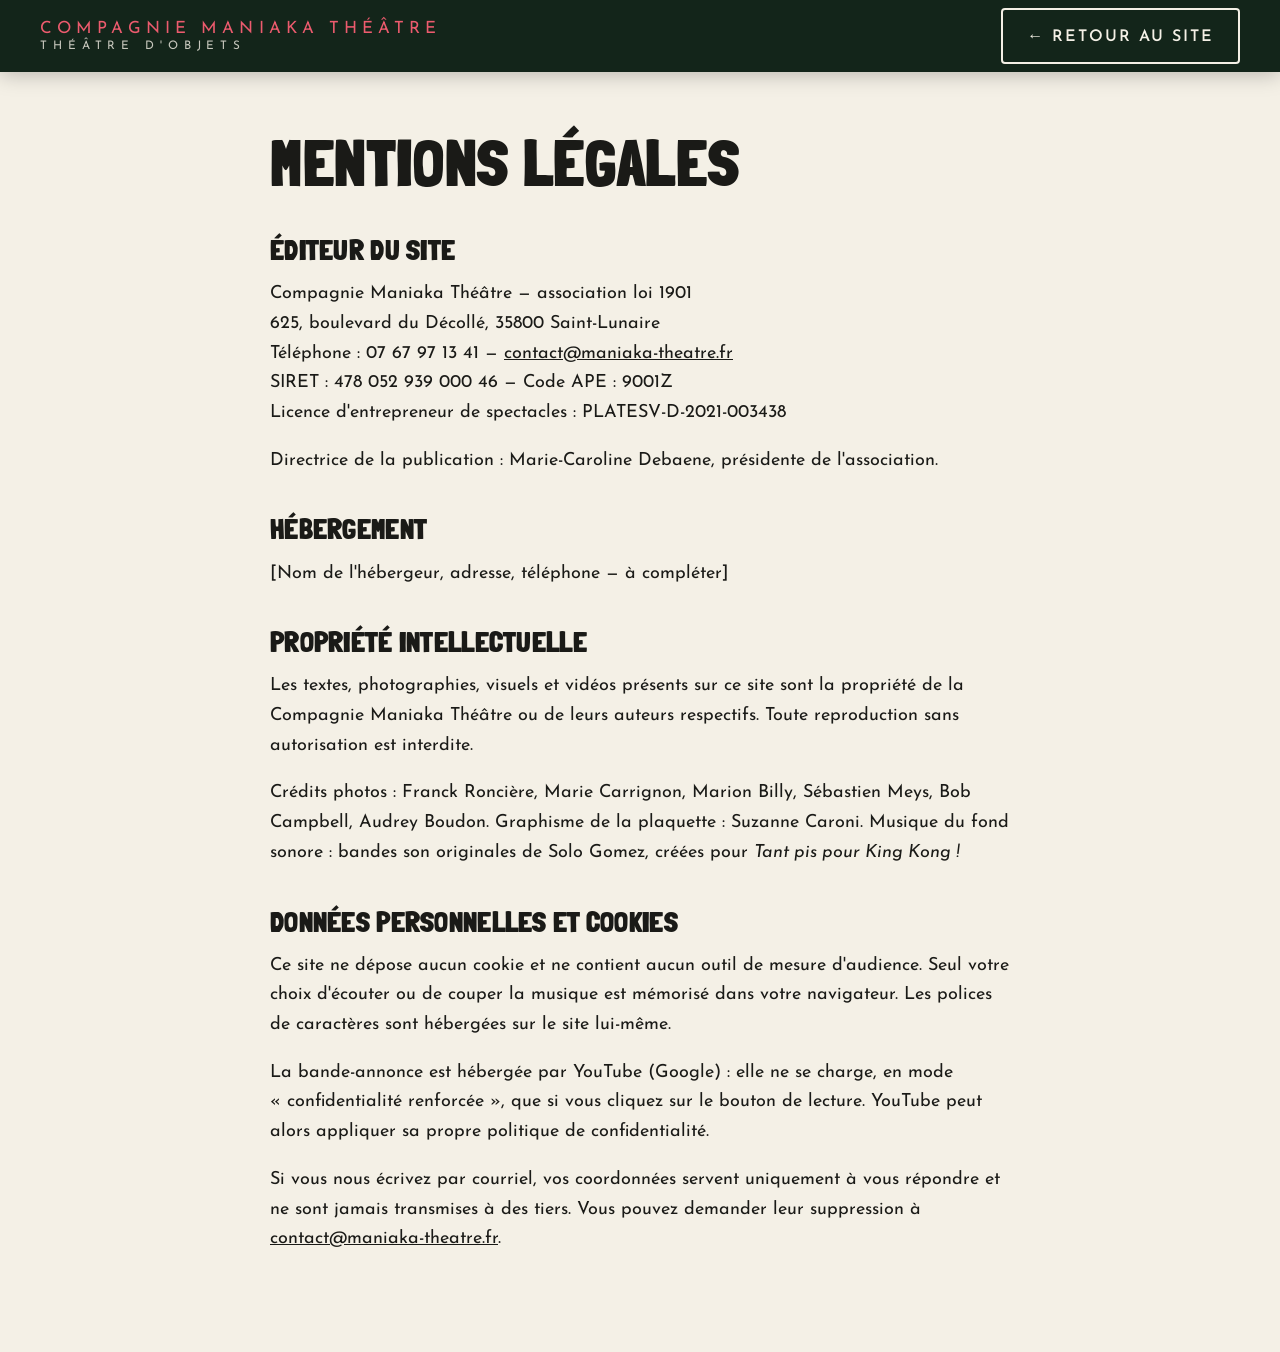
<file: mentions-legales.html>
<!doctype html>
<html lang="fr">
<head>
  <meta charset="utf-8">
  <meta name="viewport" content="width=device-width, initial-scale=1">
  <title>Mentions légales — Compagnie Maniaka Théâtre</title>
  <meta name="robots" content="noindex">
  <link rel="icon" href="images/favicon.png" type="image/png">
  <link rel="stylesheet" href="css/style.css">
</head>
<body class="page-simple">

<header class="site-header is-solid">
  <div class="wrap">
    <a class="logo" href="index.html">Compagnie Maniaka Théâtre<small>Théâtre d'objets</small></a>
    <nav aria-label="Retour"><a class="btn btn--ghost" href="index.html">← Retour au site</a></nav>
  </div>
</header>

<main class="wrap" style="max-width:820px">
  <h1>Mentions légales</h1>

  <h2>Éditeur du site</h2>
  <p>Compagnie Maniaka Théâtre — association loi 1901<br>
  625, boulevard du Décollé, 35800 Saint-Lunaire<br>
  Téléphone&nbsp;: 07 67 97 13 41 — <a href="mailto:contact@maniaka-theatre.fr">contact@maniaka-theatre.fr</a><br>
  SIRET&nbsp;: 478 052 939 000 46 — Code APE&nbsp;: 9001Z<br>
  Licence d'entrepreneur de spectacles&nbsp;: PLATESV-D-2021-003438</p>
  <p>Directrice de la publication&nbsp;: Marie-Caroline Debaene, présidente de l'association.</p>

  <h2>Hébergement</h2>
  <!-- À COMPLÉTER une fois l'hébergeur choisi (nom, adresse, téléphone). -->
  <p>[Nom de l'hébergeur, adresse, téléphone — à compléter]</p>

  <h2>Propriété intellectuelle</h2>
  <p>Les textes, photographies, visuels et vidéos présents sur ce site sont la propriété de la Compagnie Maniaka Théâtre ou de leurs auteurs respectifs. Toute reproduction sans autorisation est interdite.</p>
  <p>Crédits photos&nbsp;: Franck Roncière, Marie Carrignon, Marion Billy, Sébastien Meys, Bob Campbell, Audrey Boudon. Graphisme de la plaquette&nbsp;: Suzanne Caroni. Musique du fond sonore&nbsp;: bandes son originales de Solo Gomez, créées pour <em>Tant pis pour King Kong&nbsp;!</em></p>

  <h2>Données personnelles et cookies</h2>
  <p>Ce site ne dépose aucun cookie et ne contient aucun outil de mesure d'audience. Seul votre choix d'écouter ou de couper la musique est mémorisé dans votre navigateur. Les polices de caractères sont hébergées sur le site lui-même.</p>
  <p>La bande-annonce est hébergée par YouTube (Google)&nbsp;: elle ne se charge, en mode «&nbsp;confidentialité renforcée&nbsp;», que si vous cliquez sur le bouton de lecture. YouTube peut alors appliquer sa propre politique de confidentialité.</p>
  <p>Si vous nous écrivez par courriel, vos coordonnées servent uniquement à vous répondre et ne sont jamais transmises à des tiers. Vous pouvez demander leur suppression à <a href="mailto:contact@maniaka-theatre.fr">contact@maniaka-theatre.fr</a>.</p>
</main>

</body>
</html>
</file>
<file: css/style.css>
/* =========================================================
   Compagnie Maniaka Théâtre — feuille de style
   Couleurs inspirées du site actuel (vert jungle + rose corail)
   et de la plaquette « Tant pis pour King Kong ! »
   ========================================================= */

@font-face { font-family: "Londrina Solid"; src: url("../fonts/londrina-solid.woff2") format("woff2"); font-weight: 400; font-display: swap; }
@font-face { font-family: "Londrina Solid"; src: url("../fonts/londrina-solid-black.woff2") format("woff2"); font-weight: 900; font-display: swap; }
@font-face { font-family: "Josefin Sans"; src: url("../fonts/josefin-sans.woff2") format("woff2"); font-weight: 100 700; font-style: normal; font-display: swap; }
@font-face { font-family: "Josefin Sans"; src: url("../fonts/josefin-sans-italic.woff2") format("woff2"); font-weight: 100 700; font-style: italic; font-display: swap; }
@font-face { font-family: "Special Elite"; src: url("../fonts/special-elite.woff2") format("woff2"); font-weight: 400; font-display: swap; }

:root {
  --jungle: #13251a;
  --jungle-2: #1d3624;
  --moss: #3b5e3a;
  --leaf: #8cc63f;
  --leaf-light: #c9e59a;
  --coral: #ec5b6e;
  --coral-dark: #b02f45;   /* corail lisible sur fond clair */
  --coral-btn: #c93f53;    /* fond des boutons, texte blanc lisible */
  --coral-soft: #f07a8a;   /* corail lisible sur vert foncé */
  --paper: #f4f0e6;
  --paper-2: #e9e3d3;
  --ink: #1a1a17;
  --ink-soft: #4a4a42;

  --font-title: "Londrina Solid", "Arial Black", Impact, sans-serif;
  --font-body: "Josefin Sans", "Century Gothic", "Trebuchet MS", sans-serif;
  --font-type: "Special Elite", "Courier New", monospace;

  --wrap: 1180px;
  --gutter: clamp(16px, 4vw, 40px);
  --radius: 4px;
  --header-h: 72px;
}

*, *::before, *::after { box-sizing: border-box; }
html { scroll-behavior: smooth; scroll-padding-top: var(--header-h); -webkit-text-size-adjust: 100%; }
body {
  margin: 0;
  background: var(--paper);
  color: var(--ink);
  font-family: var(--font-body);
  font-size: 1.125rem;
  line-height: 1.65;
  overflow-x: hidden;
}
img { max-width: 100%; height: auto; display: block; }
figure { margin: 0; }
a { color: inherit; }
p { margin: 0 0 1em; }
h1, h2, h3 { font-family: var(--font-title); font-weight: 900; line-height: 1; letter-spacing: .01em; margin: 0 0 .5em; }
h2 { font-size: clamp(2.4rem, 6vw, 4.2rem); text-transform: uppercase; }
h3 { font-size: clamp(1.5rem, 3vw, 2rem); text-transform: uppercase; }
em { font-style: italic; }

.wrap { width: 100%; max-width: var(--wrap); margin: 0 auto; padding: 0 var(--gutter); }
.section { padding: clamp(64px, 10vw, 128px) 0; position: relative; }
.section--dark { background: var(--jungle); color: var(--paper); }
.section--moss { background: var(--jungle-2); color: var(--paper); }
.section--paper2 { background: var(--paper-2); }

.lead { font-size: clamp(1.2rem, 2.2vw, 1.45rem); line-height: 1.55; }
.typewriter { font-family: var(--font-type); }
.credit { font-family: var(--font-type); font-size: .75rem; opacity: .7; margin-top: .5rem; }
.visually-hidden { position: absolute !important; width: 1px; height: 1px; overflow: hidden; clip: rect(0 0 0 0); white-space: nowrap; }

/* ---------- Boutons ---------- */
.btn {
  display: inline-flex; align-items: center; gap: .6em;
  padding: .85em 1.5em .7em;
  font-family: var(--font-body); font-weight: 600; font-size: 1rem;
  letter-spacing: .12em; text-transform: uppercase; text-decoration: none;
  border: 2px solid var(--coral-btn); background: var(--coral-btn); color: #fff;
  border-radius: var(--radius); cursor: pointer;
  transition: background .2s, color .2s, transform .2s;
}
.btn:hover, .btn:focus-visible { background: var(--coral-dark); border-color: var(--coral-dark); transform: translateY(-2px); }
.btn--ghost { background: transparent; color: var(--paper); border-color: var(--paper); }
.btn--ghost:hover, .btn--ghost:focus-visible { background: var(--paper); color: var(--jungle); border-color: var(--paper); }
.btn--dark { background: var(--jungle); border-color: var(--jungle); }
.btn--dark:hover, .btn--dark:focus-visible { background: var(--moss); border-color: var(--moss); }
.btn svg { width: 1.1em; height: 1.1em; flex: none; }
:focus-visible { outline: 3px solid var(--leaf); outline-offset: 3px; }

/* ---------- En-tête ---------- */
.site-header {
  position: fixed; inset: 0 0 auto 0; z-index: 50;
  height: var(--header-h);
  display: flex; align-items: center;
  transition: background .3s, box-shadow .3s;
}
.site-header.is-solid { background: rgba(19, 37, 26, .96); box-shadow: 0 2px 20px rgba(0,0,0,.25); }
.site-header .wrap { display: flex; align-items: center; justify-content: space-between; gap: 1rem; max-width: 1360px; }
.logo {
  font-family: var(--font-body); font-weight: 400; text-transform: uppercase;
  letter-spacing: .3em; color: var(--coral); text-decoration: none;
  font-size: clamp(.8rem, 1.6vw, 1.05rem); line-height: 1.2; white-space: nowrap;
}
.logo small { display: block; letter-spacing: .5em; font-size: .7em; color: var(--paper); opacity: .8; }
.nav ul { list-style: none; margin: 0; padding: 0; display: flex; gap: clamp(.8rem, 2vw, 2rem); }
.nav a {
  color: var(--paper); text-decoration: none; text-transform: uppercase;
  font-size: .85rem; letter-spacing: .14em; font-weight: 600;
  padding: .4em 0; border-bottom: 2px solid transparent; transition: border-color .2s, color .2s; white-space: nowrap;
}
.nav a:hover, .nav a.is-active { border-color: var(--coral); color: #fff; }
.nav-toggle { display: none; }

@media (max-width: 1180px) {
  .nav-toggle {
    display: inline-flex; align-items: center; justify-content: center;
    width: 46px; height: 46px; border: 0; background: transparent; color: var(--paper); cursor: pointer;
  }
  .nav-toggle svg { width: 28px; height: 28px; }
  .nav {
    position: fixed; inset: var(--header-h) 0 auto 0;
    background: var(--jungle); padding: 1rem var(--gutter) 2rem;
    transform: translateY(-120%); transition: transform .3s; z-index: -1;
    box-shadow: 0 20px 30px rgba(0,0,0,.3);
  }
  .nav.is-open { transform: none; }
  .nav ul { flex-direction: column; gap: 0; }
  .nav a { display: block; padding: 1rem 0; font-size: 1rem; border-bottom: 1px solid rgba(255,255,255,.1); }
  .site-header.menu-open { background: var(--jungle); }
}

/* ---------- Accueil (hero) ---------- */
.hero {
  position: relative; min-height: 100vh; min-height: 100svh;
  display: flex; align-items: center;
  padding: calc(var(--header-h) + 40px) 0 80px;
  color: var(--paper); overflow: hidden;
  background: var(--jungle);
}
/* Fond de jungle : lent zoom, et il défile moins vite que la page (profondeur) */
.hero-bg {
  position: absolute; inset: -6% 0; background: url("../images/fond-jungle-flou.webp") center / cover no-repeat;
  transform: translate3d(0, var(--sy, 0px), 0);
  animation: jungle-breath 24s ease-in-out infinite alternate;
}
@keyframes jungle-breath { from { scale: 1.02; } to { scale: 1.1; } }
.hero::before {
  content: ""; position: absolute; inset: 0; z-index: 1;
  background: linear-gradient(100deg, rgba(10, 22, 14, .92) 0%, rgba(10, 22, 14, .6) 55%, rgba(10, 22, 14, .2) 100%);
}
.hero .wrap { position: relative; z-index: 2; display: grid; grid-template-columns: 1.15fr .85fr; gap: clamp(2rem, 5vw, 5rem); align-items: center; max-width: 1280px; }
.hero h1 {
  font-size: clamp(3.4rem, 9.5vw, 8.2rem);
  line-height: .88; text-transform: uppercase; margin: 0 0 1.5rem;
  text-shadow: 0 4px 30px rgba(0,0,0,.4);
}
.hero h1 .bang { color: var(--coral); }
.hero-sub { font-family: var(--font-type); font-size: clamp(1rem, 1.8vw, 1.2rem); line-height: 1.7; margin-bottom: 2rem; }
.hero-sub strong { font-weight: normal; color: var(--leaf-light); }
.hero-actions { display: flex; flex-wrap: wrap; gap: 1rem; }
.hero-poster { position: relative; justify-self: center; max-width: 420px; width: 100%; }
/* L'affiche et la citation flottent à deux profondeurs différentes sous la souris */
.hero-poster img {
  width: 100%; border: 10px solid var(--paper); box-shadow: 0 30px 60px rgba(0,0,0,.5);
  transform: translate3d(calc(var(--px, 0) * 14px), calc(var(--py, 0) * 10px), 0) rotate(calc(2.5deg + var(--px, 0) * 1deg));
  transition: transform .6s cubic-bezier(.2,.8,.2,1);
}
.hero-poster figcaption {
  position: absolute; left: -12%; bottom: -6%; width: 78%;
  background: var(--paper); color: var(--ink); padding: 1rem 1.2rem;
  font-family: var(--font-type); font-size: .85rem; line-height: 1.5;
  transform: translate3d(calc(var(--px, 0) * -26px), calc(var(--py, 0) * -18px), 0) rotate(-2deg); box-shadow: 0 10px 30px rgba(0,0,0,.35);
  transition: transform .6s cubic-bezier(.2,.8,.2,1);
}
.hero-poster figcaption cite { display: block; margin-top: .4rem; font-style: normal; color: var(--coral-dark); }
.scroll-hint {
  position: absolute; z-index: 2; left: 50%; bottom: 22px; transform: translateX(-50%);
  color: var(--paper); opacity: .7;
}
.scroll-hint svg { width: 28px; height: 28px; }

@media (max-width: 860px) {
  .hero .wrap { grid-template-columns: 1fr; }
  .hero-poster { max-width: 300px; margin: 1rem auto 3rem; }
  .hero-poster figcaption { left: -8%; width: 90%; }
  .scroll-hint { display: none; }
}

/* ---------- Bandeau actualité ---------- */
.news { background: var(--leaf); color: var(--jungle); }
.news .wrap { display: flex; flex-wrap: wrap; align-items: center; justify-content: space-between; gap: 1rem 2rem; padding-top: 1.4rem; padding-bottom: 1.4rem; }
.news p { margin: 0; font-size: 1.15rem; }
.news strong { font-family: var(--font-title); font-weight: 900; font-size: 1.5rem; text-transform: uppercase; margin-right: .5rem; }
.news a { font-weight: 600; text-transform: uppercase; letter-spacing: .1em; font-size: .9rem; }

/* ---------- Mises en page génériques ---------- */
.split { display: grid; grid-template-columns: 1fr 1fr; gap: clamp(2rem, 6vw, 5rem); align-items: center; }
.split--wide-left { grid-template-columns: 1.2fr .8fr; }
.split--wide-right { grid-template-columns: .8fr 1.2fr; }
@media (max-width: 860px) { .split, .split--wide-left, .split--wide-right { grid-template-columns: 1fr; } }
@media (max-width: 860px) { .photo-frame { max-width: 420px; margin: 0 auto; } }

.photo-frame img { width: 100%; box-shadow: 0 20px 50px rgba(0,0,0,.25); }
.photo-frame--tilt img { transform: rotate(-1.5deg); border: 8px solid #fff; }

/* ---------- Citation ---------- */
/* Plein écran dans la brume : la phrase s'écrit mot à mot au défilement */
.quote-band {
  position: relative; color: var(--paper); text-align: center;
  min-height: 100vh; min-height: 100svh; display: flex; align-items: center;
  padding: clamp(90px, 14vw, 180px) 0;
  background: var(--jungle) url("../images/foret-brume.webp") center / cover no-repeat fixed;
}
@media (hover: none) { .quote-band { background-attachment: scroll; } }
.quote-band::before { content: ""; position: absolute; inset: 0; background: linear-gradient(var(--paper), rgba(12, 24, 15, .72) 16%, rgba(12, 24, 15, .72) 84%, var(--jungle)); }
.quote-band blockquote { position: relative; margin: 0 auto; max-width: 980px; }
.quote-band p { font-family: var(--font-type); font-size: clamp(1.4rem, 3.4vw, 2.5rem); line-height: 1.5; margin: 0; }
.words .w { opacity: .14; transition: opacity .5s ease-out; }
.words .w.on { opacity: 1; }
.quote-band cite { font-style: normal; letter-spacing: .2em; text-transform: uppercase; font-size: .9rem; color: var(--leaf); }

/* ---------- Extrait de texte ---------- */
.extract {
  background: var(--paper); color: var(--ink); padding: clamp(1.5rem, 4vw, 2.5rem);
  font-family: var(--font-type); font-size: 1rem; line-height: 1.75;
  box-shadow: 0 20px 50px rgba(0,0,0,.35); transform: rotate(.6deg);
  position: relative;
}
.extract::before {
  content: ""; position: absolute; top: -14px; left: 50%; width: 110px; height: 28px; transform: translateX(-50%) rotate(-3deg);
  background: rgba(201, 229, 154, .85);
}
.extract p { margin: 0 0 .6em; }
.extract b { font-weight: normal; color: var(--coral-dark); text-transform: uppercase; letter-spacing: .05em; }

/* ---------- Théâtre d'objets : cartes ---------- */
.pillars { display: grid; grid-template-columns: repeat(4, 1fr); gap: 1.5rem; margin-top: 3rem; }
.pillar { border-top: 3px solid var(--leaf); padding-top: 1.2rem; }
.pillar h3 { color: var(--leaf-light); font-size: 1.7rem; }
.pillar p { font-size: 1rem; opacity: .9; }
@media (max-width: 960px) { .pillars { grid-template-columns: 1fr 1fr; } }
@media (max-width: 560px) { .pillars { grid-template-columns: 1fr; } }

.mosaic { display: grid; grid-template-columns: repeat(6, 1fr); grid-auto-rows: 120px; gap: 10px; }
.mosaic img { width: 100%; height: 100%; object-fit: cover; transition: transform 1.1s cubic-bezier(.2,.8,.2,1), opacity .8s; }
/* Les photos se posent une à une, comme jetées sur une table */
.mosaic.reveal { opacity: 1; transform: none; }
.mosaic.reveal img { opacity: 0; transform: translateY(40px) rotate(-6deg) scale(.92); }
.mosaic.reveal img:nth-child(even) { transform: translateY(40px) rotate(7deg) scale(.92); }
.mosaic.reveal.is-visible img { opacity: 1; transform: none; }
.mosaic img:nth-child(2) { transition-delay: .12s; } .mosaic img:nth-child(3) { transition-delay: .24s; }
.mosaic img:nth-child(4) { transition-delay: .36s; } .mosaic img:nth-child(5) { transition-delay: .48s; } .mosaic img:nth-child(6) { transition-delay: .6s; }
.mosaic .m1 { grid-column: 1 / 5; grid-row: 1 / 4; }
.mosaic .m2 { grid-column: 5 / 7; grid-row: 1 / 3; }
.mosaic .m3 { grid-column: 5 / 7; grid-row: 3 / 5; }
.mosaic .m4 { grid-column: 1 / 3; grid-row: 4 / 6; }
.mosaic .m5 { grid-column: 3 / 5; grid-row: 4 / 6; }
.mosaic .m6 { grid-column: 5 / 7; grid-row: 5 / 6; }
@media (max-width: 560px) { .mosaic { grid-auto-rows: 70px; } }

/* ---------- Questions (gorille noir & blanc) ---------- */
/* Le gorille reste face à vous pendant que les questions, sur des bouts de papier, défilent */
.questions {
  position: relative; background: #0d0d0d; color: #fff;
  padding: 0 0 clamp(80px, 12vw, 140px);
}
.questions-bg {
  position: sticky; top: 0; height: 100vh; height: 100svh; margin-bottom: -100vh; margin-bottom: -100svh;
  background: url("../images/gorille-portrait-nb.webp") center 30% / cover no-repeat;
  opacity: .6;
}
.questions .wrap { position: relative; }
.questions h2 {
  text-align: center; max-width: 900px; margin: 0 auto; font-size: clamp(2.4rem, 6vw, 4.6rem);
  min-height: 90vh; min-height: 90svh; display: flex; align-items: center; justify-content: center;
  text-shadow: 0 4px 30px rgba(0,0,0,.7);
}
.slips {
  list-style: none; margin: 0 auto; padding: 0; max-width: 980px;
  display: grid; grid-template-columns: 1fr 1fr; gap: 12vh 4rem;
}
.slips li {
  position: relative; max-width: 380px;
  background: var(--paper); color: var(--ink); padding: 1.6rem 1.6rem 1.4rem 3.2rem;
  font-family: var(--font-type); font-size: clamp(1.05rem, 1.7vw, 1.25rem); line-height: 1.5;
  box-shadow: 0 18px 40px rgba(0,0,0,.55);
  --r: -2deg;
}
.slips li::before { content: "?"; position: absolute; left: 1rem; top: 1rem; font-family: var(--font-title); font-weight: 900; color: var(--coral-dark); font-size: 2rem; line-height: 1; }
.slips li::after { content: ""; position: absolute; top: -12px; left: 50%; width: 84px; height: 24px; transform: translateX(-50%) rotate(-4deg); background: rgba(201, 229, 154, .85); }
.slips li:nth-child(even) { justify-self: end; margin-top: 16vh; --r: 2.5deg; }
.slips li:nth-child(3n) { --r: -3.5deg; }
.slips li:nth-child(4n) { --r: 1.5deg; }
.slips li.reveal { transform: translateY(60px) rotate(calc(var(--r) * -3)); }
.slips li.reveal.is-visible { transform: rotate(var(--r)); transition-duration: 1s; transition-timing-function: cubic-bezier(.2,.8,.2,1); }
@media (max-width: 700px) {
  .slips { grid-template-columns: 1fr; gap: 9vh; }
  .slips li:nth-child(even) { margin-top: 0; }
}

/* ---------- Vidéo ---------- */
.video {
  position: relative; aspect-ratio: 16 / 9; background: #000; overflow: hidden;
  box-shadow: 0 30px 60px rgba(0,0,0,.4); max-width: 980px; margin: 0 auto;
}
.video img { width: 100%; height: 100%; object-fit: cover; opacity: .75; transition: opacity .3s, transform .6s; }
.video button {
  position: absolute; inset: 0; width: 100%; border: 0; background: transparent; cursor: pointer;
  display: flex; flex-direction: column; align-items: center; justify-content: center; gap: 1rem;
  color: #fff; font-family: var(--font-body); letter-spacing: .15em; text-transform: uppercase; font-weight: 600;
  z-index: 2; text-shadow: 0 2px 10px rgba(0,0,0,.8);
}
.video .play {
  width: 92px; height: 92px; border-radius: 50%; background: var(--coral);
  display: flex; align-items: center; justify-content: center; box-shadow: 0 10px 30px rgba(0,0,0,.5);
  transition: transform .2s;
}
.video .play svg { width: 38px; height: 38px; margin-left: 6px; }
.video button:hover .play { transform: scale(1.08); }
.video button:hover + img, .video:hover img { opacity: .9; transform: scale(1.03); }
.video iframe { position: absolute; inset: 0; width: 100%; height: 100%; border: 0; }
.video-note { text-align: center; font-size: .85rem; opacity: .7; margin-top: 1rem; }

/* ---------- Galerie ---------- */
.gallery { columns: 3 280px; column-gap: 12px; }
.gallery figure { margin: 0 0 12px; break-inside: avoid; position: relative; }
.gallery button { display: block; width: 100%; padding: 0; border: 0; background: none; cursor: zoom-in; }
.gallery img { width: 100%; transition: filter .3s; }
.gallery button:hover img { filter: brightness(1.12); }
.gallery figcaption { font-family: var(--font-type); font-size: .72rem; opacity: .65; padding: .3rem 0 0; }

.lightbox { border: 0; padding: 0; background: transparent; max-width: 96vw; max-height: 96vh; }
.lightbox::backdrop { background: rgba(0,0,0,.92); }
.lightbox img { max-width: 94vw; max-height: 86vh; width: auto; margin: 0 auto; }
.lightbox p { color: #fff; text-align: center; font-family: var(--font-type); font-size: .85rem; margin: .8rem 0 0; }
.lightbox .lb-btn {
  position: fixed; top: 50%; transform: translateY(-50%);
  width: 52px; height: 52px; border-radius: 50%; border: 0; background: rgba(255,255,255,.15); color: #fff;
  display: flex; align-items: center; justify-content: center; cursor: pointer;
}
.lightbox .lb-btn .ico { width: 26px; height: 26px; }
.lightbox .lb-btn:hover { background: rgba(255,255,255,.3); }
.lightbox .lb-prev { left: 14px; } .lightbox .lb-next { right: 14px; }
.lightbox .lb-close { top: 34px; right: 14px; transform: none; }

/* ---------- Presse ---------- */
.press { display: grid; grid-template-columns: 1fr 1fr; gap: 2rem; }
.press-card {
  background: #fff; padding: clamp(1.5rem, 4vw, 2.5rem); position: relative;
  box-shadow: 0 10px 40px rgba(0,0,0,.08); border-top: 5px solid var(--coral);
}
.press-card .paper { font-family: var(--font-type); text-transform: uppercase; letter-spacing: .12em; font-size: .85rem; color: var(--ink-soft); }
.press-card blockquote { margin: 1rem 0 1.5rem; font-family: var(--font-title); font-weight: 400; font-size: clamp(1.5rem, 3vw, 2.1rem); line-height: 1.15; }
.press-card a { font-weight: 600; text-transform: uppercase; letter-spacing: .1em; font-size: .85rem; color: var(--coral-dark); }
@media (max-width: 760px) { .press { grid-template-columns: 1fr; } }

/* ---------- Agenda ---------- */
.dates { list-style: none; margin: 0; padding: 0; border-top: 1px solid rgba(255,255,255,.2); }
.date {
  display: grid; grid-template-columns: 190px 1fr auto; gap: 1.5rem; align-items: center;
  padding: 1.4rem 0; border-bottom: 1px solid rgba(255,255,255,.2);
}
.date-day { font-family: var(--font-title); font-weight: 900; font-size: 2.6rem; line-height: .9; color: var(--leaf); }
.date-day small { display: block; font-family: var(--font-body); font-weight: 600; font-size: .85rem; letter-spacing: .15em; text-transform: uppercase; color: var(--paper); margin-top: .35rem; }
.date-place strong { display: block; font-size: 1.25rem; font-weight: 600; }
.date-place span { opacity: .8; font-size: 1rem; }
.date-tag {
  font-family: var(--font-type); font-size: .8rem; padding: .35em .8em; border: 1px solid currentColor; border-radius: 99px; white-space: nowrap;
}
.date-tag--sco { color: var(--leaf-light); }
.date-tag--tp { color: var(--coral); }
.dates-empty { padding: 1.5rem 0; font-style: italic; opacity: .8; }
.dates-more { margin-top: 1.5rem; font-family: var(--font-type); opacity: .85; }
@media (max-width: 640px) {
  .date { grid-template-columns: 1fr; gap: .5rem; }
  .date-tag { justify-self: start; }
}

details.archive { margin-top: 3rem; border: 1px solid rgba(255,255,255,.25); border-radius: var(--radius); }
details.archive summary {
  cursor: pointer; padding: 1.1rem 1.4rem; font-weight: 600; letter-spacing: .1em; text-transform: uppercase; font-size: .95rem;
  list-style: none; display: flex; justify-content: space-between; align-items: center; gap: 1rem;
}
details.archive summary::-webkit-details-marker { display: none; }
details.archive summary::after { content: "+"; font-size: 1.6rem; line-height: 1; color: var(--leaf); }
details.archive[open] summary::after { content: "–"; }
.archive-body { padding: 0 1.4rem 1.4rem; font-size: 1rem; }
.archive-body h3.season { font-family: var(--font-type); font-weight: normal; color: var(--leaf); margin: 1.4rem 0 .4rem; font-size: 1rem; }
.archive-body p { opacity: .85; margin: 0; }

/* ---------- Programmateurs ---------- */
.facts { display: grid; grid-template-columns: repeat(3, 1fr); gap: 1.5rem; margin: 2.5rem 0; }
.fact { background: #fff; padding: 1.8rem; box-shadow: 0 10px 30px rgba(0,0,0,.06); }
.fact h3 { color: var(--moss); font-size: 1.6rem; }
.fact dl { margin: 0; display: grid; grid-template-columns: auto 1fr; gap: .4rem 1rem; font-size: 1rem; }
.fact dt { font-weight: 600; }
.fact dd { margin: 0; }
.fact ul { margin: 0; padding-left: 1.1rem; font-size: 1rem; }
.fact li { margin-bottom: .35rem; }
@media (max-width: 900px) { .facts { grid-template-columns: 1fr; } }

.downloads { display: flex; flex-wrap: wrap; gap: 1rem; }

.team { display: grid; grid-template-columns: 1fr 1fr; gap: 3rem; margin-top: 4rem; }
.team dl { margin: 0; font-size: 1rem; }
.team dt { font-family: var(--font-type); font-size: .85rem; color: var(--coral-dark); margin-top: .8rem; }
.team dd { margin: 0; }
.team .partners { font-size: .95rem; line-height: 1.7; color: var(--ink-soft); }
@media (max-width: 860px) { .team { grid-template-columns: 1fr; } }

/* ---------- Audrey Boudon ---------- */
.portrait { position: relative; }
.portrait img.main { width: 100%; border: 10px solid var(--paper); box-shadow: 0 30px 60px rgba(0,0,0,.4); transform: rotate(-2deg); }
.portrait .polaroid {
  position: absolute; right: -6%; bottom: -10%; width: 46%;
  background: var(--paper); padding: 8px 8px 0; box-shadow: 0 20px 40px rgba(0,0,0,.4); transform: rotate(4deg);
}
.portrait .polaroid figcaption { font-family: var(--font-type); font-size: .72rem; color: var(--ink); padding: .4rem 0 .5rem; text-align: center; line-height: 1.3; }
.role { font-family: var(--font-type); color: var(--leaf-light); font-size: 1.05rem; margin: -0.5rem 0 1.5rem; }
.big-quote { font-family: var(--font-title); font-weight: 400; font-size: clamp(1.6rem, 3vw, 2.3rem); line-height: 1.15; color: var(--coral-soft); margin: 2rem 0 .5rem; }
.big-quote + .credit { margin-bottom: 2rem; }

.timeline { list-style: none; margin: 4rem 0 0; padding: 0; display: grid; grid-template-columns: repeat(5, 1fr); gap: 1.5rem; position: relative; }
.timeline::before { content: ""; position: absolute; top: 2.75rem; left: 0; right: 0; height: 2px; background: rgba(140,198,63,.4); }
.timeline li { position: relative; padding-top: 4rem; font-size: .98rem; }
.timeline li::before { content: ""; position: absolute; top: 2.3rem; left: 0; width: 16px; height: 16px; border-radius: 50%; background: var(--leaf); box-shadow: 0 0 0 5px var(--jungle-2); }
.timeline b { position: absolute; top: 0; left: 0; font-family: var(--font-title); font-weight: 900; font-size: 1.5rem; color: var(--leaf-light); }
@media (max-width: 900px) {
  .timeline { grid-template-columns: 1fr; gap: 0; margin-left: .5rem; }
  .timeline::before { top: 0; bottom: 0; left: 7px; right: auto; width: 2px; height: auto; }
  .timeline li { padding: 0 0 1.6rem 2.4rem; }
  .timeline li::before { top: .35rem; }
  .timeline b { position: static; display: block; }
}
@media (max-width: 860px) { .portrait { max-width: 440px; margin: 0 auto 4rem; } }
@media (max-width: 520px) { .portrait .polaroid { right: -2%; } }

/* ---------- Compagnie ---------- */
.shows { display: grid; grid-template-columns: repeat(3, 1fr); gap: 2rem; margin-top: 3rem; }
.show { background: #fff; box-shadow: 0 10px 30px rgba(0,0,0,.07); display: flex; flex-direction: column; }
.show img { width: 100%; aspect-ratio: 3 / 4; object-fit: cover; }
.show-body { padding: 1.4rem 1.5rem 1.6rem; }
.show-body h3 { font-size: 1.6rem; margin-bottom: .3rem; }
.show-body .meta { font-family: var(--font-type); font-size: .85rem; color: var(--coral-dark); margin-bottom: .8rem; }
.show-body p { font-size: 1rem; margin: 0; }
.show--current { outline: 4px solid var(--leaf); }
@media (max-width: 900px) { .shows { grid-template-columns: 1fr; max-width: 460px; } }

.board { margin-top: 3rem; font-size: 1rem; color: var(--ink-soft); }
.board strong { color: var(--ink); }

/* ---------- Contact ---------- */
.contact-grid { display: grid; grid-template-columns: repeat(3, 1fr); gap: 2rem; margin-top: 2.5rem; }
.contact-card h3 { color: var(--leaf-light); font-size: 1.6rem; }
.contact-card p { font-size: 1.05rem; }
.contact-card a { color: var(--paper); text-decoration-color: var(--coral); text-underline-offset: 4px; }
.contact-card a:hover { color: var(--coral); }
.ask-for { font-family: var(--font-type); font-size: .95rem; opacity: .85; max-width: 60ch; margin-top: 1rem; }
.socials { display: flex; gap: 1rem; margin-top: 2.5rem; }
.socials a {
  display: inline-flex; align-items: center; gap: .6rem; color: var(--paper); text-decoration: none;
  border: 1px solid rgba(255,255,255,.35); border-radius: 99px; padding: .6rem 1.2rem .5rem; font-size: .95rem;
}
.socials a:hover { border-color: var(--coral); color: var(--coral); }
.socials svg { width: 20px; height: 20px; }
@media (max-width: 860px) { .contact-grid { grid-template-columns: 1fr; } }

/* ---------- Pied de page ---------- */
.site-footer { background: #0b160f; color: rgba(244,240,230,.7); font-size: .85rem; padding: 2.5rem 0; }
.site-footer .wrap { display: flex; flex-wrap: wrap; justify-content: space-between; gap: 1rem 2rem; }
.site-footer p { margin: 0; }
.site-footer a { color: var(--paper); }

/* ---------- Apparition au défilement ---------- */
.reveal { opacity: 0; transform: translateY(24px); transition: opacity .8s ease, transform .8s ease; }
.reveal.is-visible { opacity: 1; transform: none; }
@media (prefers-reduced-motion: reduce) {
  html { scroll-behavior: auto; }
  .reveal { opacity: 1; transform: none; transition: none; }
  .hero-bg { animation: none; transform: none; }
  .hero-poster img, .hero-poster figcaption { transition: none; }
  .mosaic.reveal img { opacity: 1; transform: none; transition: none; }
  .slips li.reveal { opacity: 1; transform: rotate(var(--r)); transition: none; }
  .words .w { opacity: 1; transition: none; }
  .quote-band { background-attachment: scroll; }
}

/* ---------- Page simple (mentions légales) ---------- */
.page-simple { padding: calc(var(--header-h) + 60px) 0 80px; }
.page-simple h1 { font-size: clamp(2.4rem, 6vw, 4rem); text-transform: uppercase; }
.page-simple h2 { font-size: 1.8rem; margin-top: 2.5rem; }
.page-simple .site-header { background: var(--jungle); }

/* ---------- Bandeau de comparaison des propositions (à retirer pour la version définitive) ---------- */
.compare { position: fixed; left: 12px; bottom: 12px; z-index: 90; background: var(--jungle); color: #fff; font: 600 .72rem/1 var(--font-body); letter-spacing: .08em; text-transform: uppercase; display: flex; align-items: center; gap: .2rem; padding: .35rem; border-radius: 99px; box-shadow: 0 6px 20px rgba(0,0,0,.35); }
.compare span { padding: .45rem .6rem .35rem; opacity: .7; }
.compare a { color: #fff; text-decoration: none; padding: .45rem .7rem .35rem; border-radius: 99px; }
.compare a[aria-current] { background: var(--coral-btn); }

/* ---------- Surfaces du navigateur ---------- */
::selection { background: var(--leaf); color: var(--jungle); }
html { scrollbar-color: var(--moss) var(--paper-2); caret-color: var(--coral-dark); }
.ico { width: 1.1em; height: 1.1em; flex: none; vertical-align: -.15em; }
</file>
